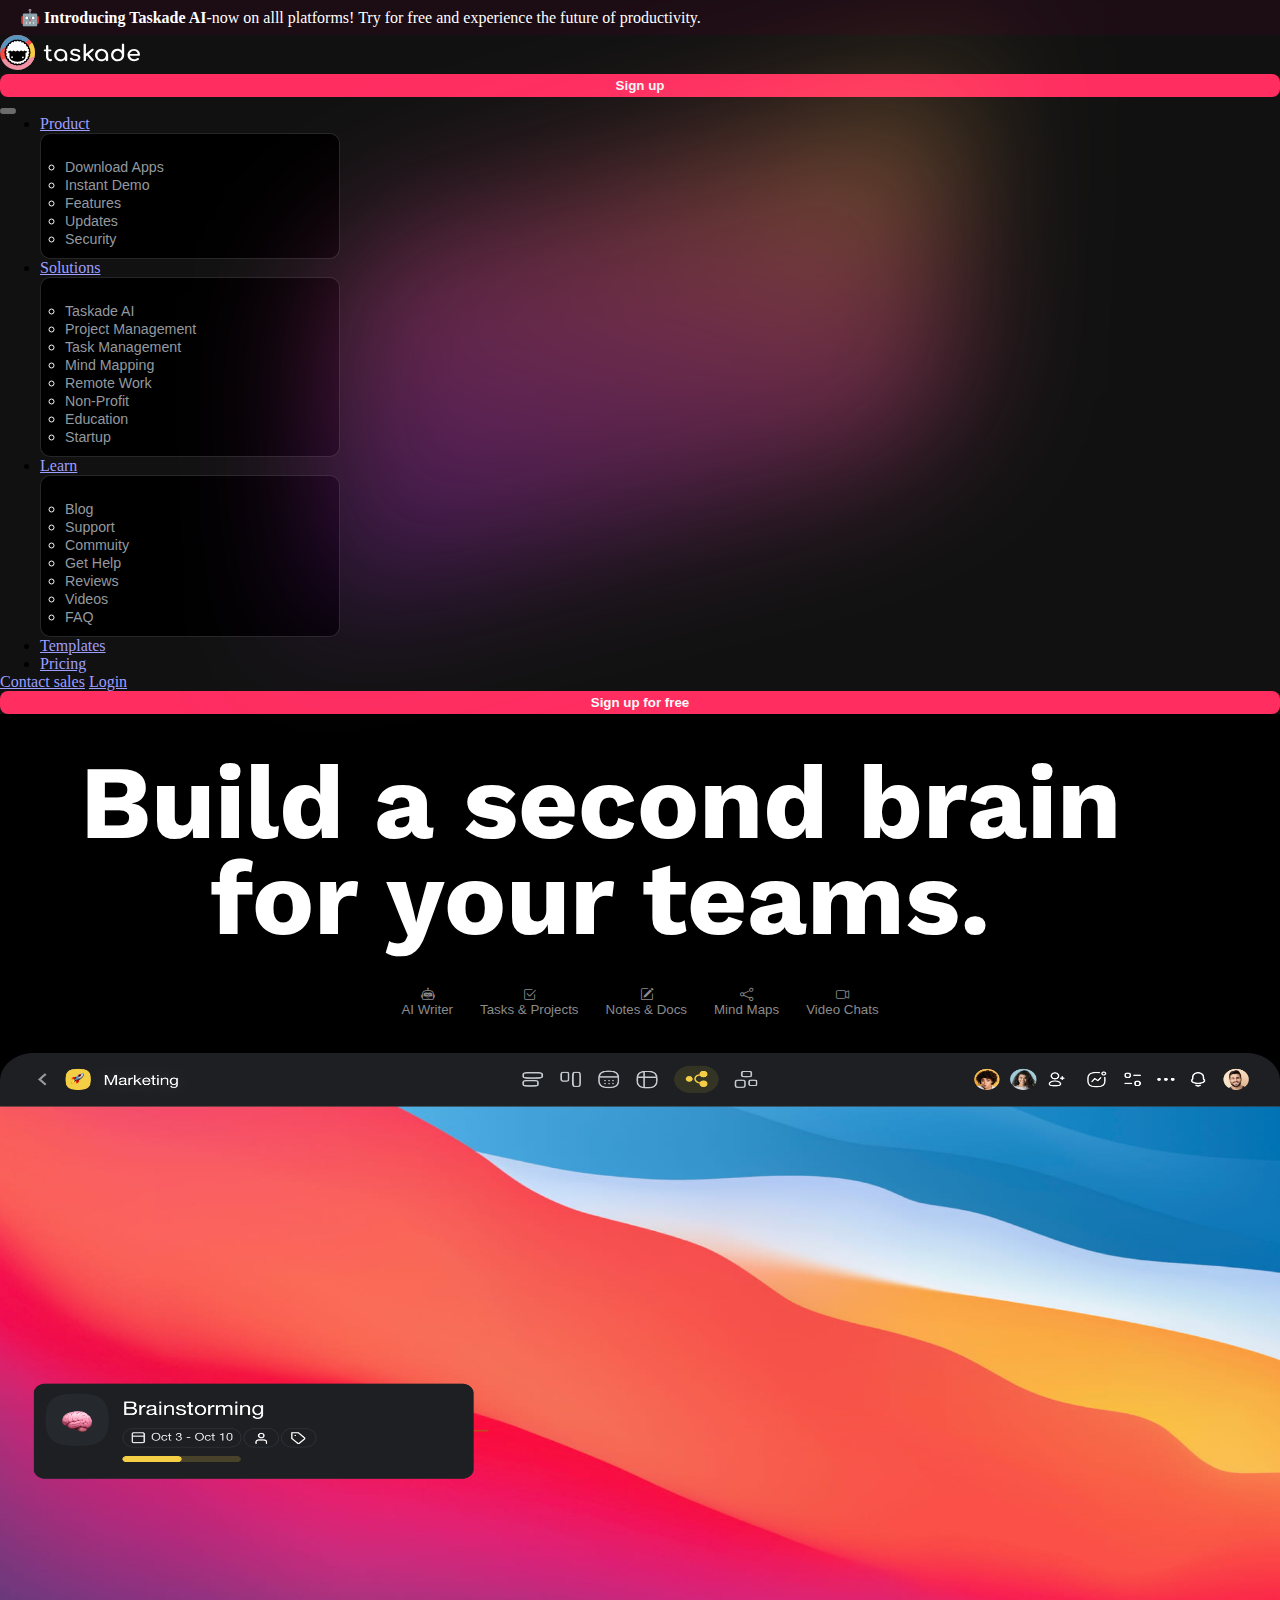
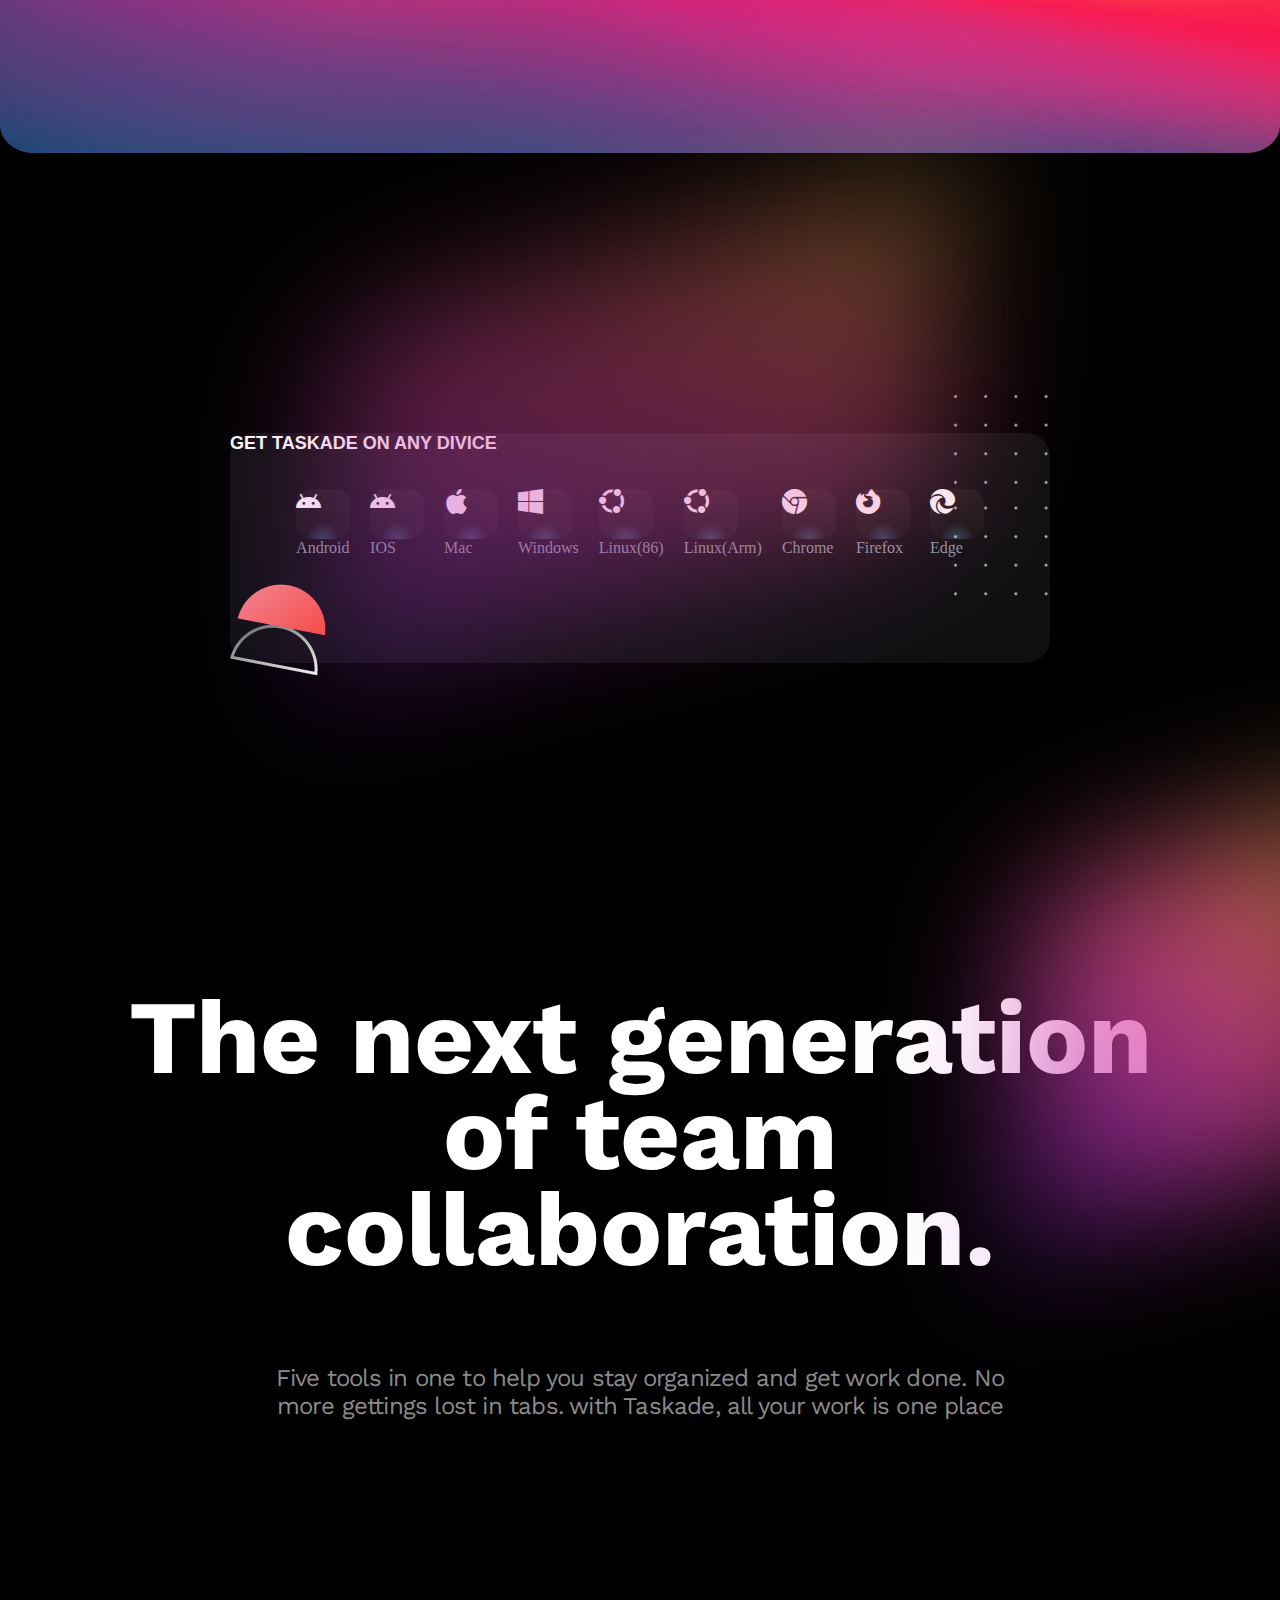
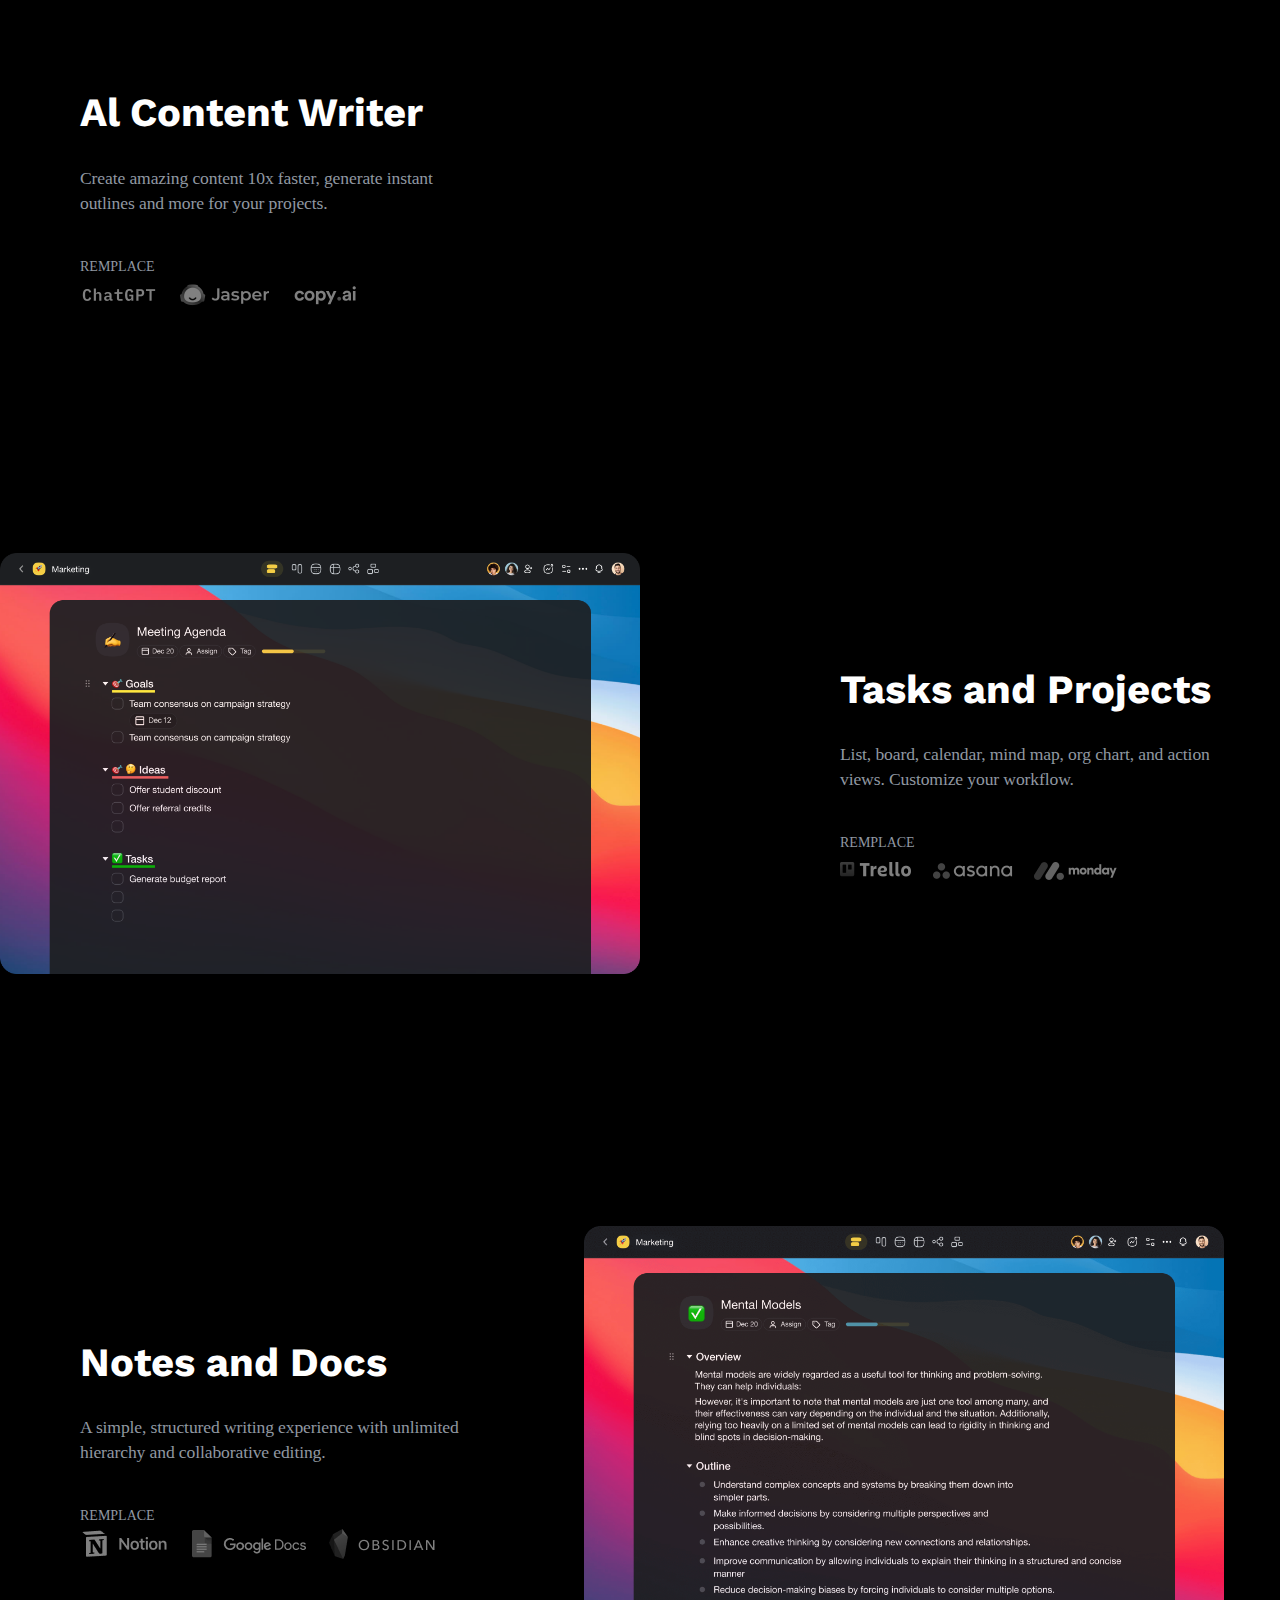
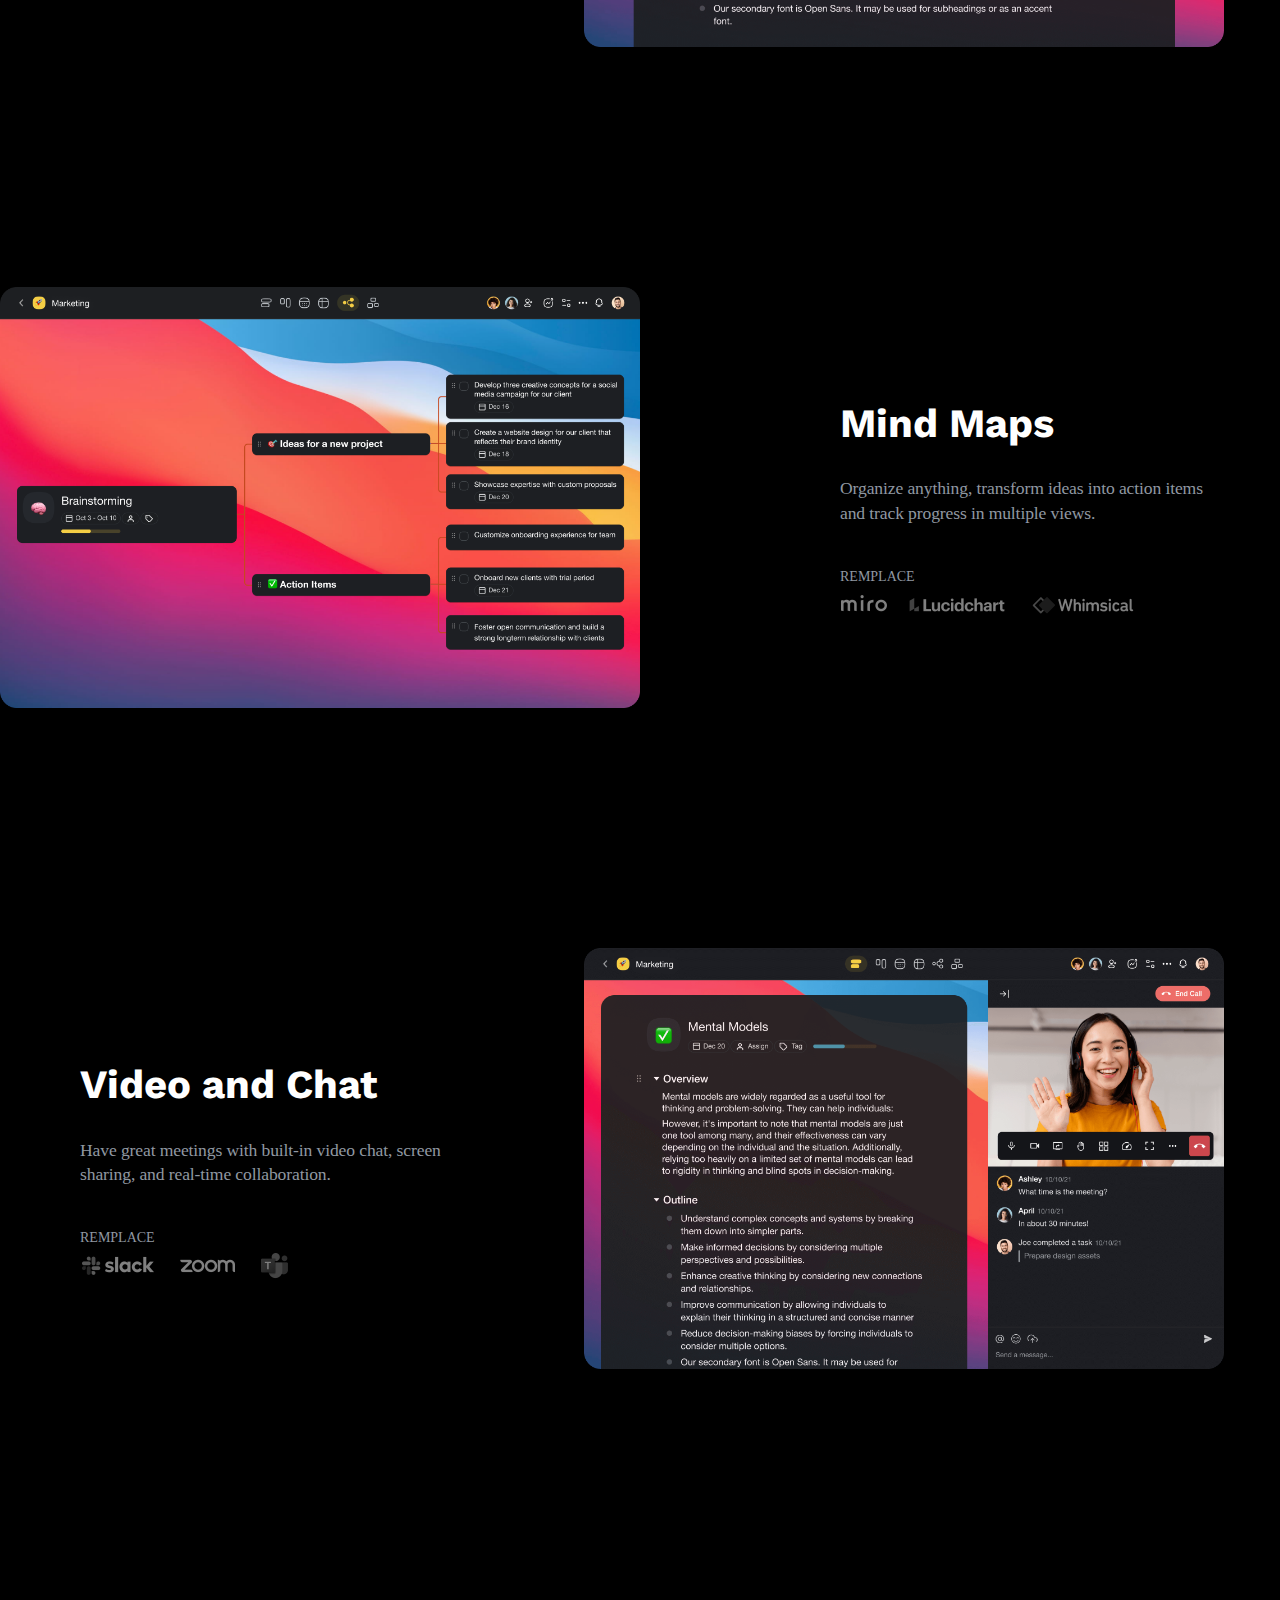
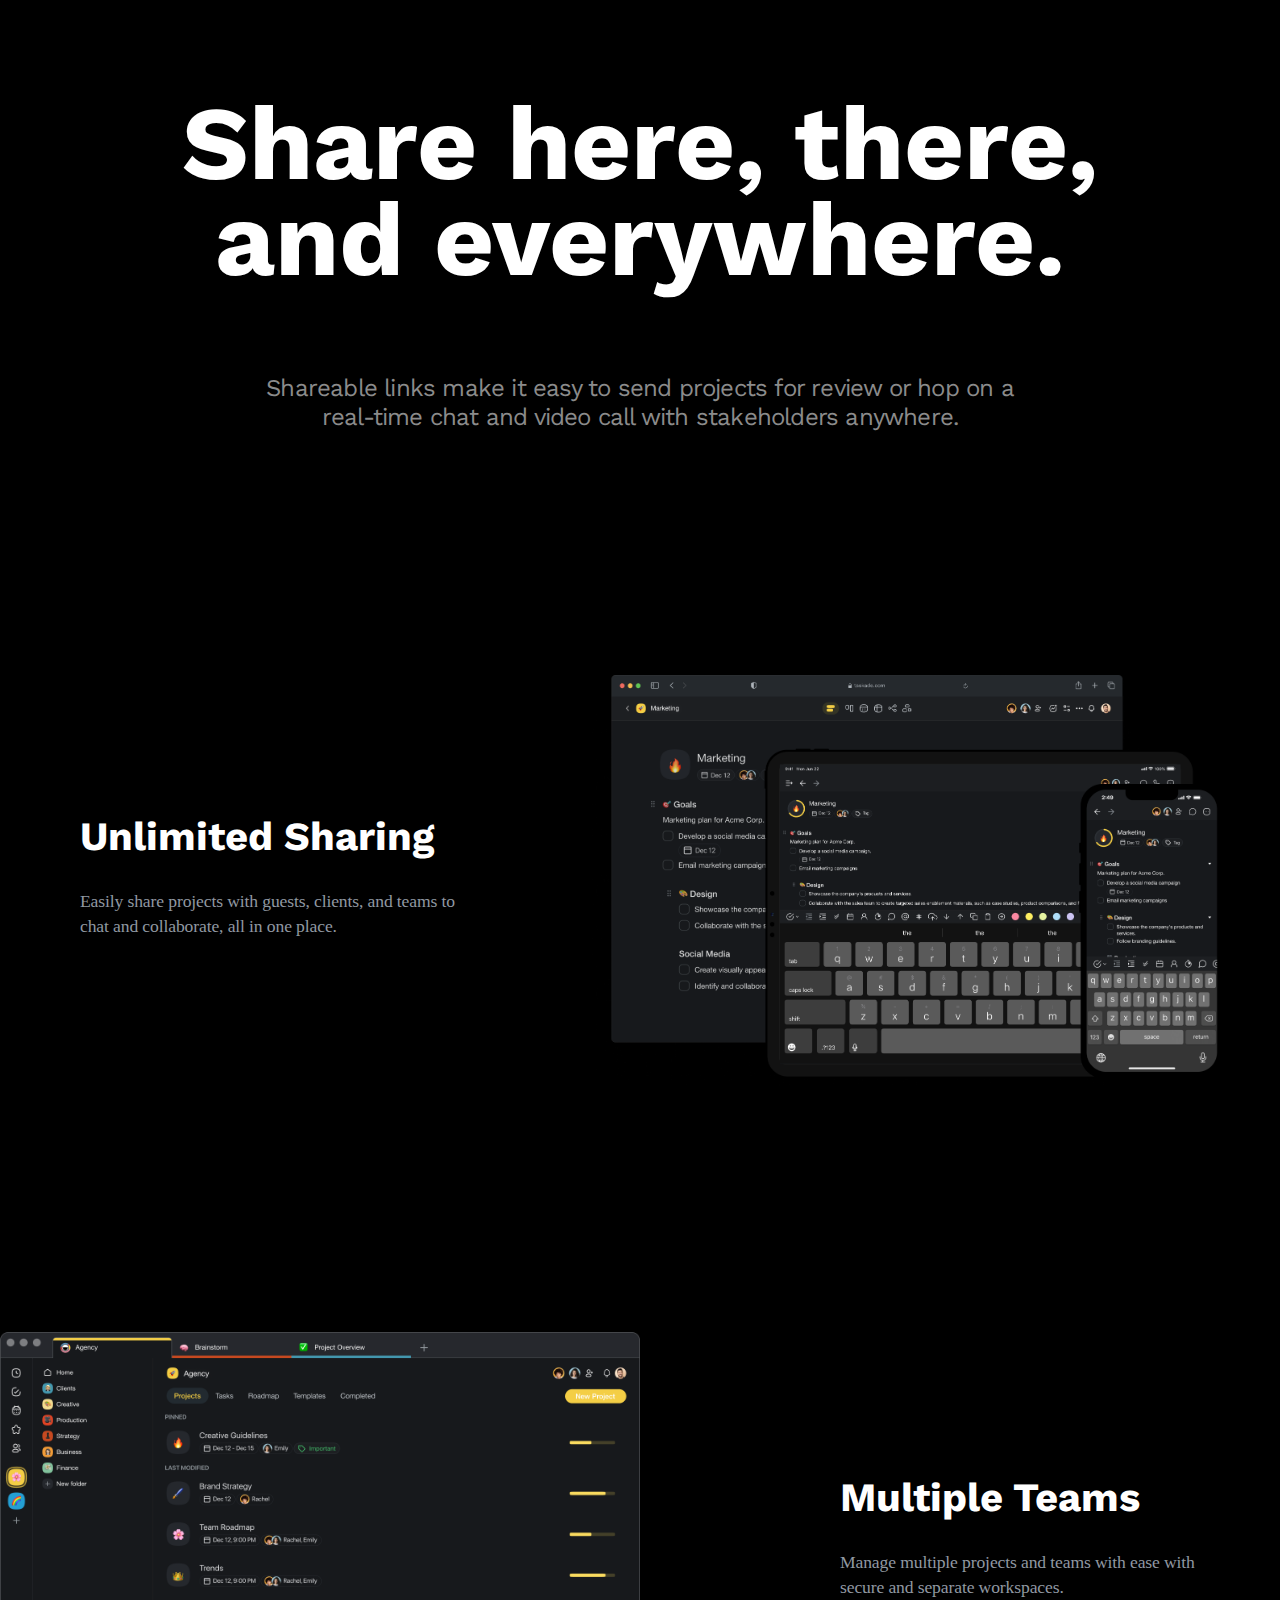
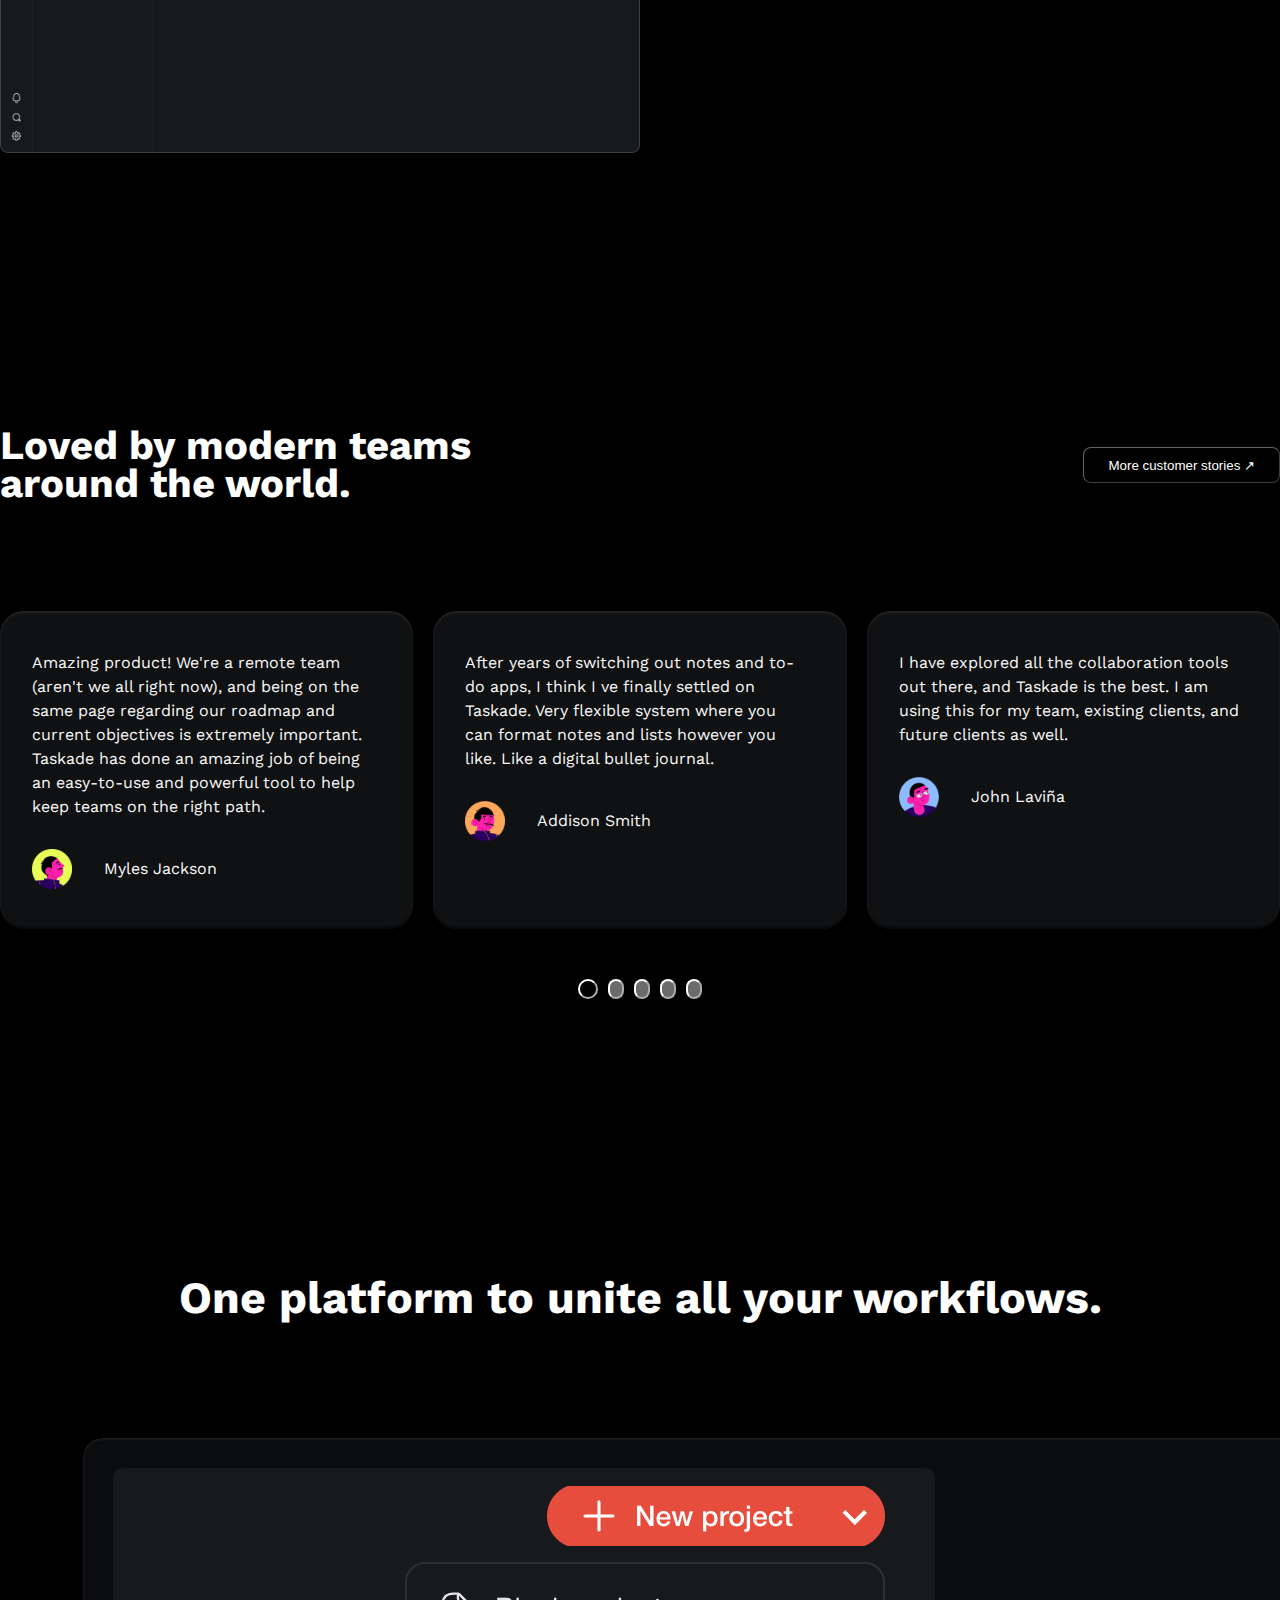
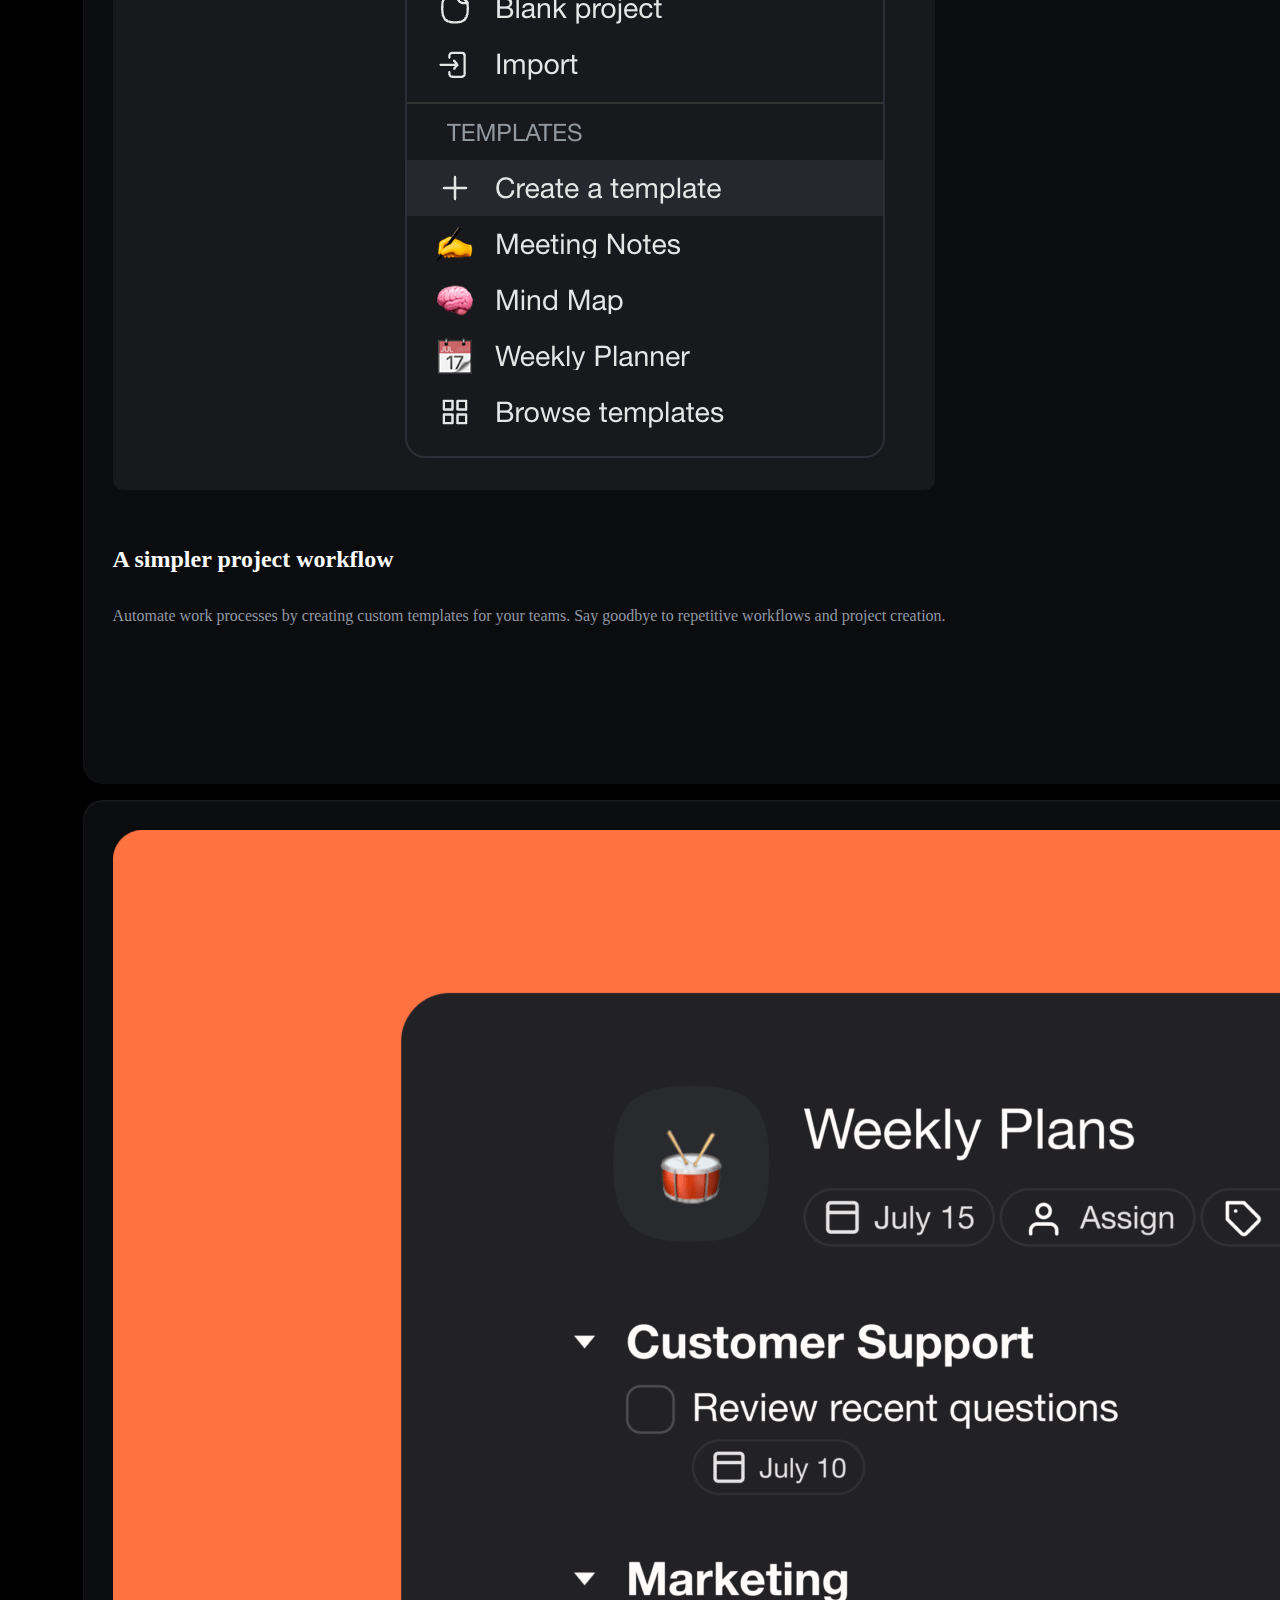
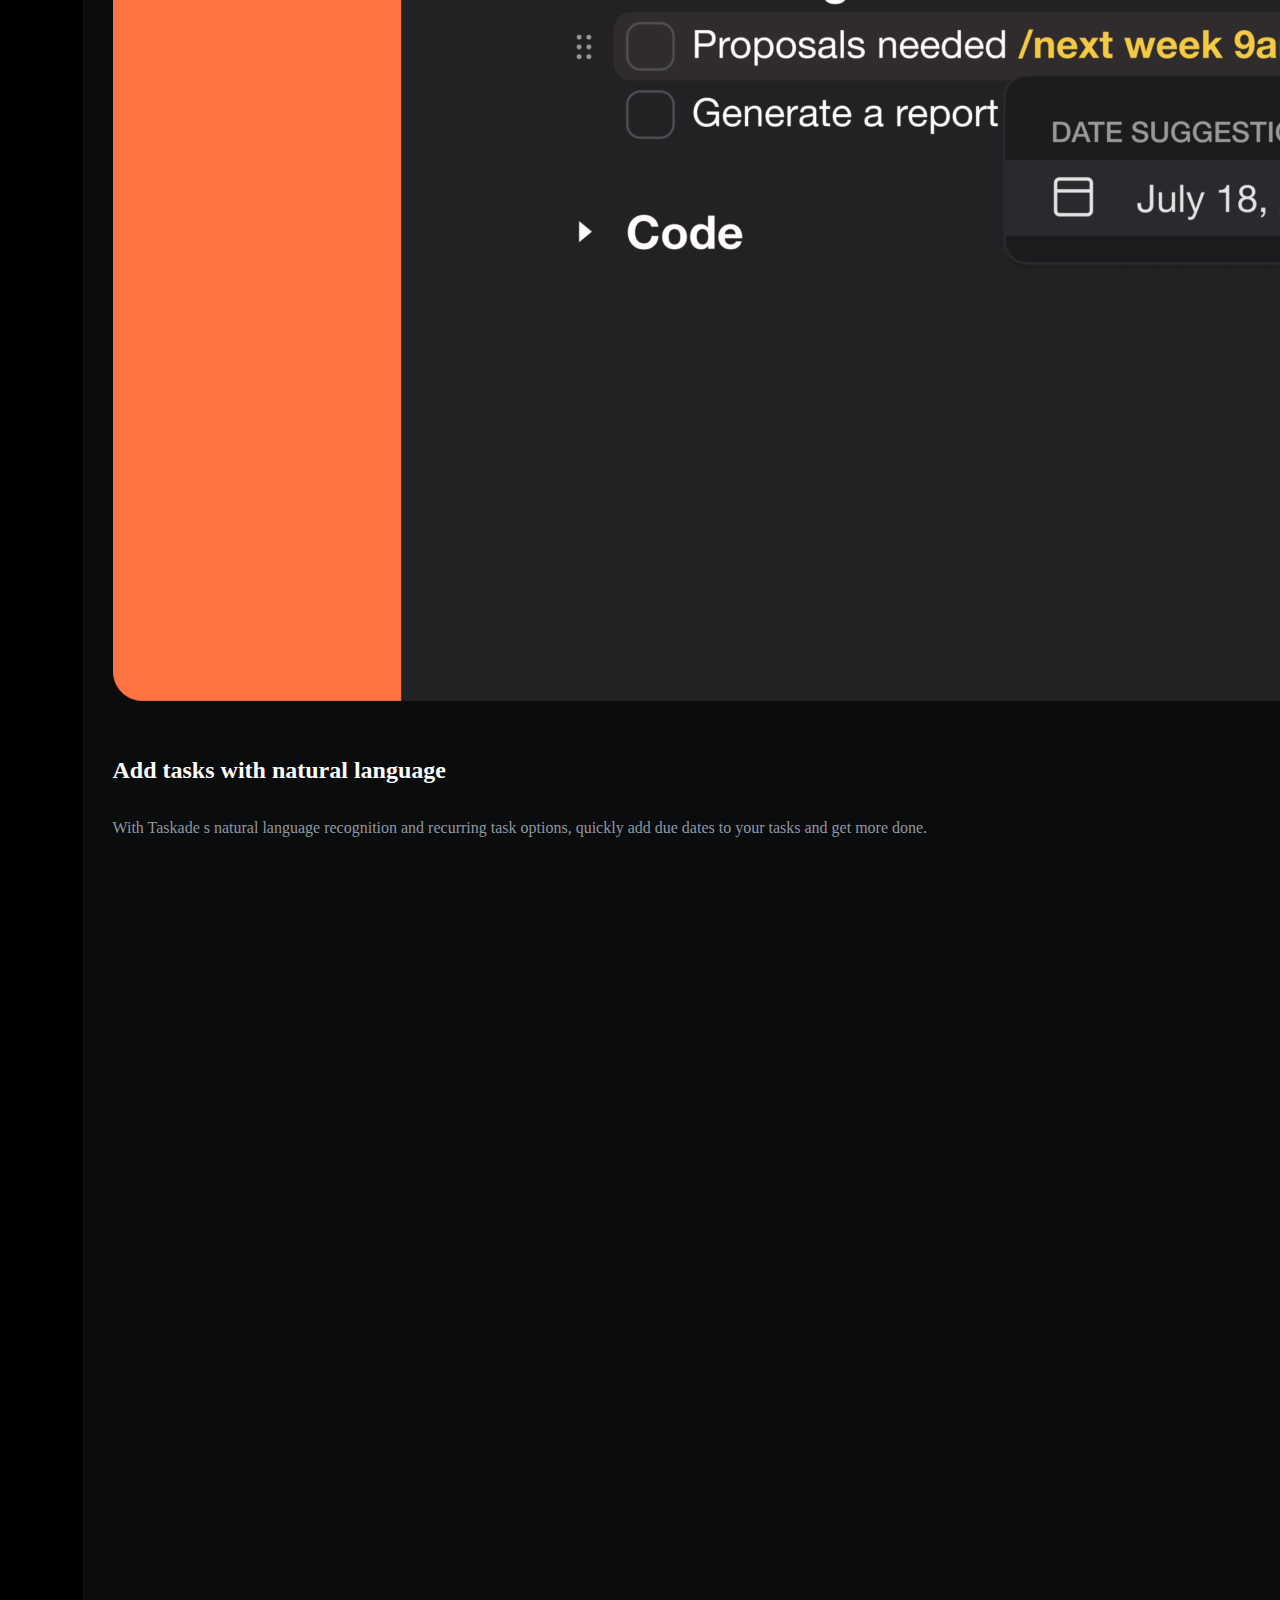
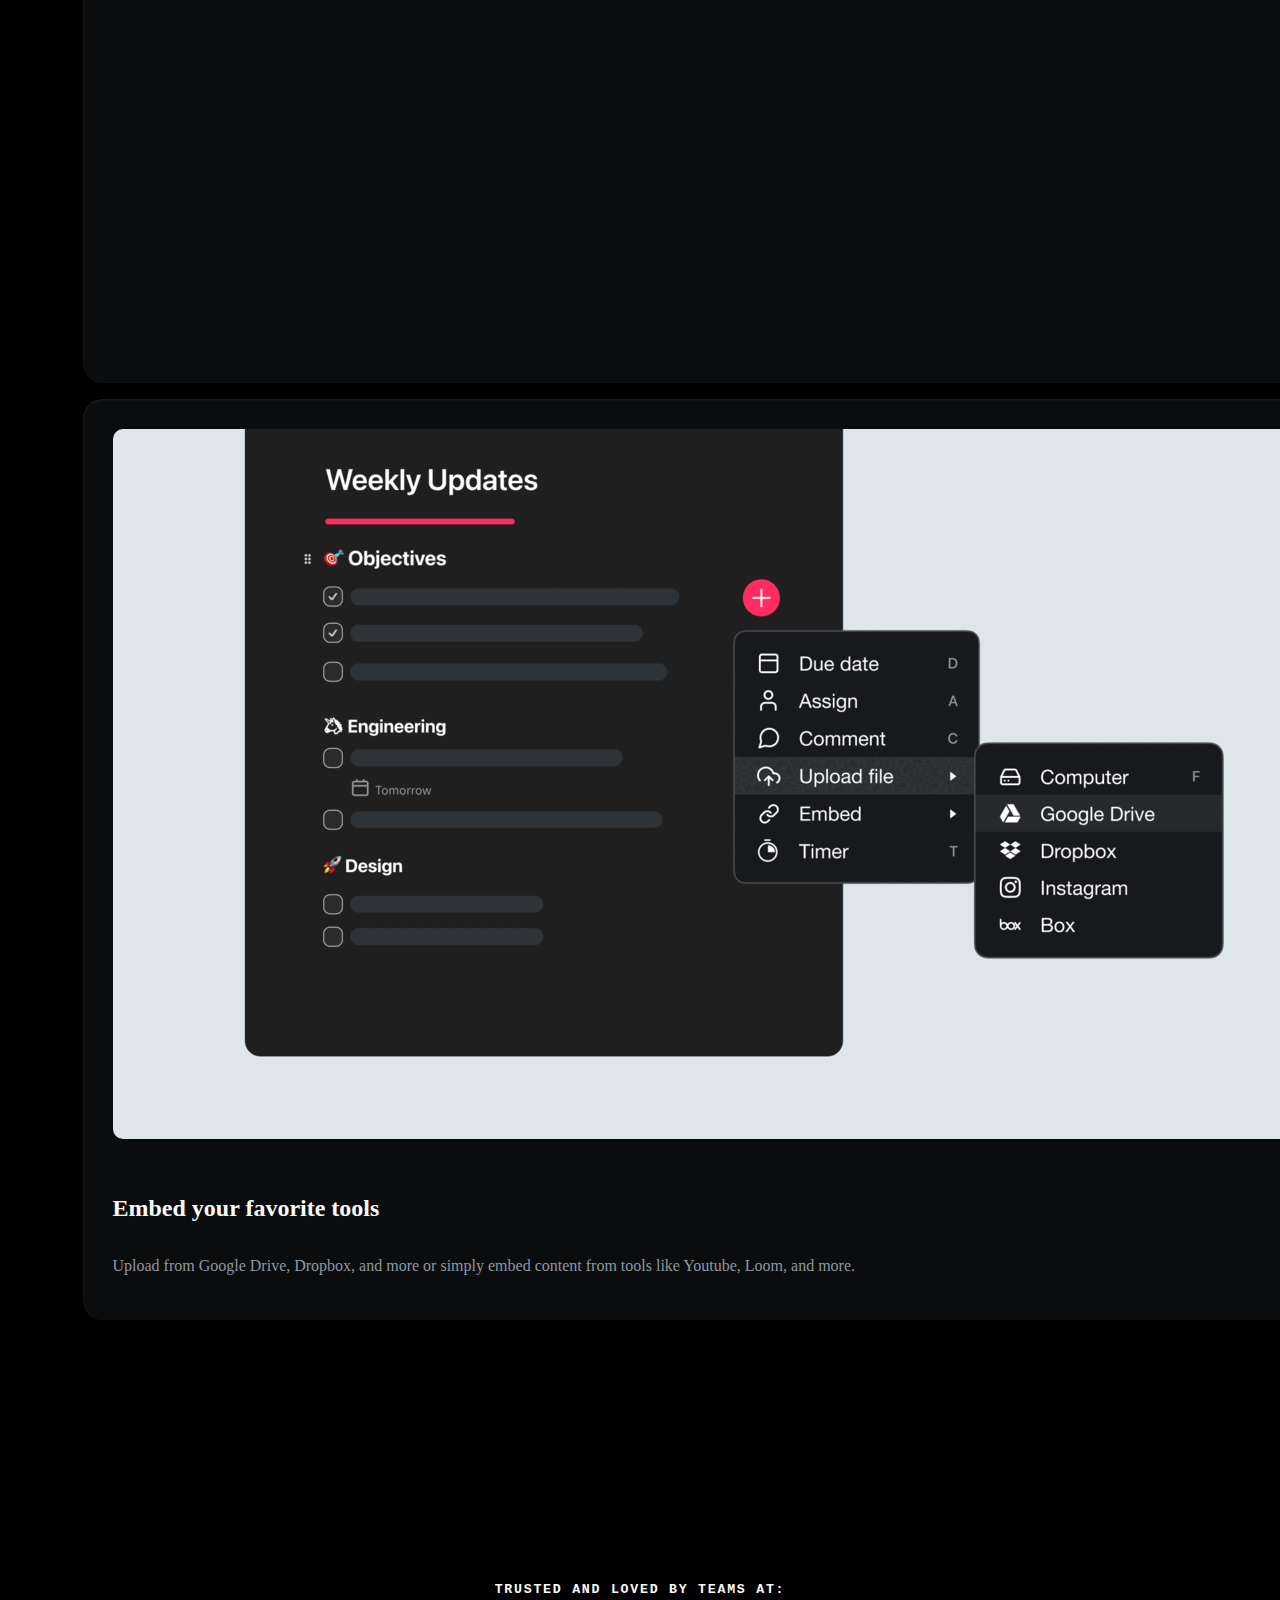
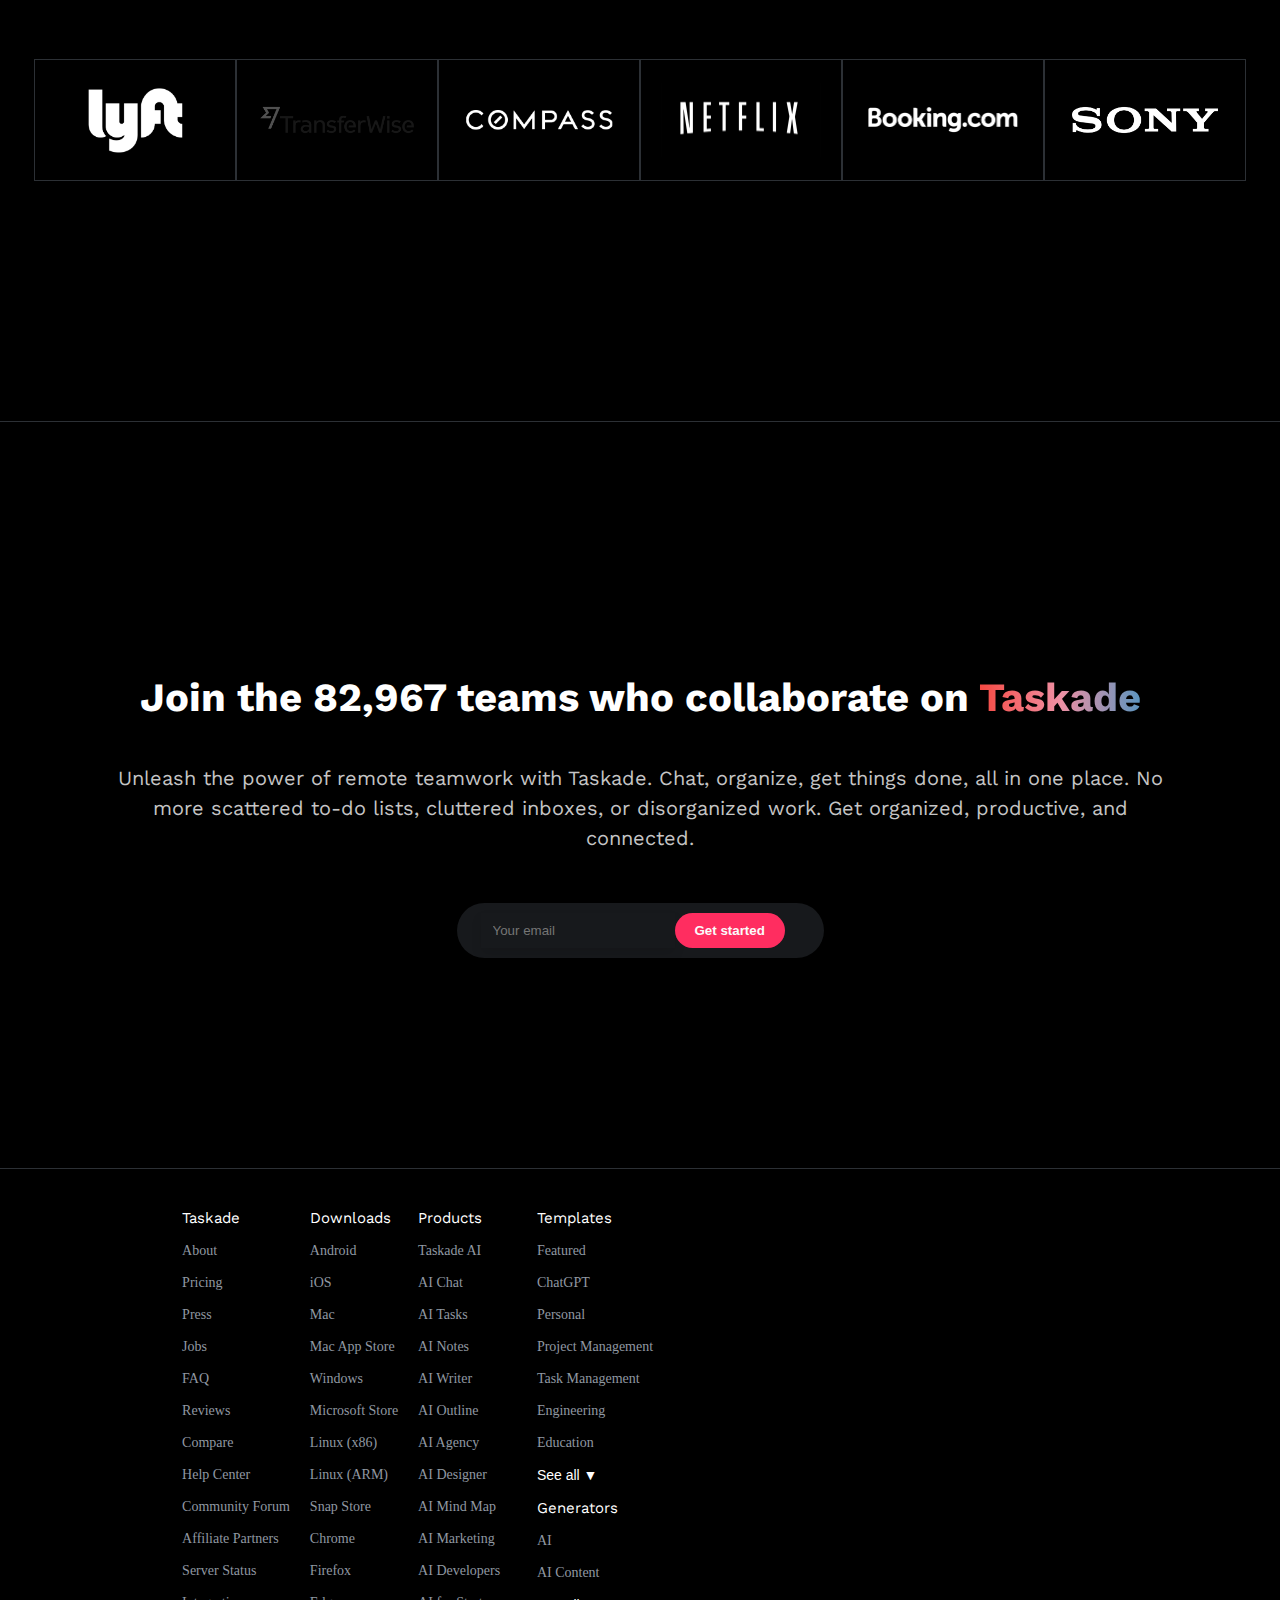
<file: Final-html/html/firstpag.html>
<!DOCTYPE html>
<html lang="en">
  <head>
    <meta charset="UTF-8" />
    <meta http-equiv="X-UA-Compatible" content="IE=edge" />
    <meta name="viewport" content="width=device-width, initial-scale=1.0" />
    <title>Home</title>
    <link
      href="https://cdn.jsdelivr.net/npm/bootstrap@5.3.0-alpha1/dist/css/bootstrap.min.css"
      rel="stylesheet"
      integrity="sha384-GLhlTQ8iRABdZLl6O3oVMWSktQOp6b7In1Zl3/Jr59b6EGGoI1aFkw7cmDA6j6gD"
      crossorigin="anonymous"
    />
    <link rel="stylesheet" href="../css/base.css" />
    <link
      rel="stylesheet"
      href="https://cdn.jsdelivr.net/npm/bootstrap-icons@1.10.3/font/bootstrap-icons.css"
    />
    <link rel="preconnect" href="https://fonts.googleapis.com" />
    <link rel="preconnect" href="https://fonts.gstatic.com" crossorigin />
    <link
      href="https://fonts.googleapis.com/css2?family=Work+Sans:wght@500&display=swap"
      rel="stylesheet"
    />
  </head>
  <body>
    <div class="Dad">
      <div class="first-line">
        <div class="container text-center">
          <div class="row">
            <p>
              🤖
              <a class="intro" href="/uses/ai-writer"
                ><strong>Introducing Taskade AI</strong>-now on alll platforms!
                Try for free and experience the future of productivity.</a
              >
            </p>
          </div>
        </div>
      </div>
      <nav class="navbar navbar-expand-lg navbar-dark bg-dark">
        <div class="container">
          <a class="navbar-brand" href="#"
            ><svg
              id="Layer_1"
              xmlns="http://www.w3.org/2000/svg"
              x="0"
              y="0"
              viewBox="0 0 168 42"
              xml:space="preserve"
              class="sc-914294e1-8 iQbpBp"
            >
              <style type="text/css">
                .st4 {
                  fill: #fff;
                }
                .st4,
                .st5 {
                  fill-rule: evenodd;
                  clip-rule: evenodd;
                }
              </style>
              <path
                d="M42 21c0 1.6-.2 3.2-.5 4.7-.4 2-1.2 3.8-2.1 5.5H2.7c-.3-.5-.5-.9-.7-1.4C.8 27.2.1 24.4.1 21.3v-.4C0 9.4 9.4 0 21 0c5.4 0 10.3 2 14 5.4 1.4 1.2 2.6 2.6 3.6 4.2C40.8 12.8 42 16.8 42 21z"
                style="fill: rgb(246, 73, 66)"
              ></path>
              <path
                d="M42 21c0 1.6-.2 3.2-.5 4.7-.4 2-1.2 3.8-2.1 5.5-.8 1.5-1.9 2.9-3 4.1-2.3-.4-5-.5-10.2 1.7-4.5 1.9-4.8 1.5-9.5-.1l-4-2-3.3-.6c-.5-1-.8-2-1-3.1-.1-.5-.1-1.1-.1-1.6s.1-.9.2-1.4c0-.2.1-.3.1-.5 0-.1.1-.3.1-.4.5-1.5 1.4-2.9 2.7-4.1 1.2-1.1 2.8-1.9 4.8-2.4 2.5-.4 4.7-.9 6.5-1.4l2.1-.6c.3-.1.6-.2.8-.3 3.9-1.3 6.2-2.8 7.7-4.2l.2-.2 1.1-1.1c1.4-1.5 2.3-2.8 4-3.7C40.8 12.8 42 16.8 42 21z"
                style="fill: rgb(244, 206, 69)"
              ></path>
              <path
                d="M35 5.3c-1.4 1.4-3 2.6-4.8 3.5-.4.2-.9.4-1.3.6-.1 0-.1.1-.2.1-3.6 1.5-7.6 2.3-11.4 2.5-1.4.1-3.8.1-6.5.7h-.1c-1.1.2-2.3.6-3.5 1.1-2.2 1-4.4 2.6-5.8 5.1-.5.9-1 1.7-1.3 2.4v-.4C0 9.4 9.4 0 21 0c5.4 0 10.3 2 14 5.3z"
                style="fill: rgb(91, 149, 191)"
              ></path>
              <path
                d="M41.5 25.7c-.4 2-1.2 3.8-2.1 5.5-.8 1.5-1.9 2.9-3 4.1C32.5 39.5 27 42 21 42c-7.9 0-14.7-4.3-18.3-10.8-.3-.5-.5-.9-.7-1.4 1.8-.5 3.5-1 5.3-1.4.4-.1.8-.1 1.1-.2.1 0 .2 0 .4-.1h.3c.9-.2 1.9-.3 2.8-.3.7 0 1.3-.1 2-.1H15c3.4.3 8.6 2 14 1.6.7-.1 1.5-.1 2.2-.3.2 0 .3-.1.5-.1.1 0 .3-.1.4-.1.3-.1.6-.1.8-.2.4-.1.7-.2 1.1-.4.3-.1.6-.2.8-.3 2.7-1 4.3-1.8 6.7-2.2z"
                style="fill: rgb(239, 144, 164)"
              ></path>
              <path
                class="st4"
                d="M21.2 6.8c.7 0 1.3.4 1.6 1.1 0 .1.1.1.1.1s.1 0 .1-.1c.3-.4.8-.6 1.3-.6.2 0 .3 0 .5.1.7.2 1.2.8 1.3 1.4 0 .1.1.1.2.1h.1c.3-.2.7-.3 1-.3.3 0 .6.1.9.2.6.4.9 1 .9 1.7 0 .1.1.2.2.2h.1c.2-.1.4-.1.6-.1.4 0 .9.2 1.2.5.5.5.6 1.3.4 1.9 0 .1 0 .2.1.2h.2c.6 0 1.2.3 1.5.9.4.6.3 1.4-.1 1.9-.1.1 0 .2.1.2.7.1 1.2.6 1.4 1.3.2.7-.1 1.4-.6 1.8-.1.1-.1.2 0 .3.6.3 1 .9 1 1.6 0 .7-.4 1.3-1.1 1.6-.1 0-.1.2 0 .3.5.4.8 1.1.6 1.8-.2.7-.8 1.2-1.4 1.3-.1 0-.2.2-.1.2.4.5.4 1.3.1 1.9-.3.6-.9.9-1.5.9h-.2c-.1 0-.2.1-.1.2.2.6.1 1.3-.4 1.8-.3.3-.8.5-1.2.5-.2 0-.4 0-.6-.1h-.1c-.1 0-.2.1-.2.2.1.7-.3 1.3-.9 1.7-.3.2-.6.2-.9.2-.4 0-.7-.1-1-.3h-.1c-.1 0-.1.1-.2.1-.1.7-.6 1.2-1.3 1.4-.2 0-.3.1-.5.1-.5 0-1-.2-1.4-.7l-.1-.1c-.1 0-.1 0-.1.1-.3.6-.9 1-1.6 1-.7 0-1.3-.4-1.6-1.1 0-.1-.1-.1-.1-.1s-.1 0-.1.1c-.3.4-.8.6-1.3.6-.2 0-.3 0-.5-.1-.7-.2-1.2-.8-1.3-1.4 0-.1-.1-.1-.2-.1h-.1c-.3.2-.7.3-1 .3-.3 0-.6-.1-.9-.2-.6-.4-.9-1-.9-1.7 0-.1-.1-.2-.2-.2h-.1c-.2.1-.4.1-.6.1-.4 0-.9-.2-1.2-.5-.5-.5-.6-1.3-.4-1.9 0-.1 0-.2-.1-.2h-.2c-.6 0-1.2-.3-1.5-.9-.4-.6-.3-1.4.1-1.9.1-.1 0-.2-.1-.2-.7-.1-1.2-.6-1.4-1.3-.2-.7.1-1.4.6-1.8.1-.1.1-.2 0-.3-.6-.3-1-.9-1-1.6 0-.7.4-1.3 1.1-1.6.1 0 .1-.2 0-.3-.5-.4-.8-1.1-.6-1.8.2-.7.8-1.2 1.4-1.3.1 0 .2-.2.1-.2-.4-.5-.4-1.3-.1-1.9.3-.6.9-.9 1.5-.9h.2c.1 0 .2-.1.1-.2-.2-.6-.1-1.3.4-1.8.3-.3.8-.5 1.2-.5.2 0 .4 0 .6.1h.1c.1 0 .2-.1.2-.2 0-.7.3-1.3.9-1.7.3-.2.6-.2.9-.2.4 0 .7.1 1 .3h.1c.1 0 .1-.1.2-.1.1-.7.6-1.2 1.3-1.4.2 0 .3-.1.5-.1.5 0 1 .2 1.4.7l.1.1c.1 0 .1 0 .1-.1.3-.6.9-1 1.6-1z"
              ></path>
              <path
                class="st5"
                d="M32.3 19.6h-.5c-1 0-1.8-.6-2.2-1.4-.4.8-1.2 1.4-2.2 1.4-.8 0-1.4-.4-1.9-.9-.1-.2-.2-.3-.3-.5-.1.3-.3.5-.5.8-.4.4-1 .7-1.6.7-.2 0-.3 0-.5-.1-.8-.1-1.4-.7-1.7-1.3-.4.8-1.2 1.4-2.2 1.4-1 0-1.8-.6-2.2-1.4-.4.8-1.2 1.4-2.2 1.4-1 0-1.8-.6-2.2-1.4-.4.8-1.2 1.4-2.2 1.4h-.2c-.8.9-.3 1.6 1.7 1.6v4.4c0 .8.2 1.5.5 2.2.8 1.6 2.5 2.8 4.5 3.4 1.4.5 3 .7 4.6.7s3.2-.2 4.6-.7c1.3-.4 2.5-1.1 3.4-1.9 1-1 1.6-2.2 1.6-3.7v-4.4c2-.1 2.5-.8 1.7-1.7zm-4.8 6.1c1.5 0 1.6 2.2 0 2.2-1.5 0-1.4-2.2 0-2.2zm-13 2.2c-.2 0-.4 0-.6-.2-.9-.5-.6-2.1.6-2.1 1.3 0 1.5 1.7.5 2.1-.2.1-.3.2-.5.2z"
              ></path>
              <path
                class="st5"
                d="M36.7 21.1c0-.7-.2-1.4-.6-1.9.2-.7.3-1.4.1-2.1-.2-.7-.6-1.3-1.1-1.7.1-.7-.1-1.4-.4-2.1-.3-.6-.9-1-1.5-1.3-.1-.7-.4-1.4-1-1.9-.5-.5-1.1-.8-1.8-.9 0-.1-.1-.2-.1-.3-.3-.5-.7-1-1.3-1.3-.5-.3-1.1-.5-1.7-.5H27c-.4-.5-1.1-1-1.8-1.2-.3-.1-.6-.1-.9-.1-.4 0-.8.1-1.2.2-.6-.4-1.3-.7-2-.7s-1.4.2-1.9.6c-.4-.2-.8-.2-1.2-.2-.3 0-.6 0-.9.1-.7.2-1.3.6-1.7 1.1H15c-.6 0-1.2.2-1.7.5-.6.4-1.1.9-1.4 1.5-.7.1-1.4.4-1.9 1-.5.5-.8 1.1-.9 1.8-.6.3-1.2.8-1.6 1.4-.2.2-.3.5-.3.8-.1.3-.2.7-.1 1.1-.5.4-1 1.1-1.2 1.8-.2.7-.1 1.4.1 2-.4.6-.7 1.3-.7 2s.2 1.4.6 1.9c-.3.7-.3 1.4-.1 2.1.2.7.6 1.3 1.1 1.7-.1.6 0 1.3.3 1.9 0 .1.1.1.1.2.2.4.5.7.9 1 .2.2.4.3.6.4.1.4.2.8.4 1.2.1.3.3.5.5.7.5.5 1.1.8 1.8.9.3.6.8 1.2 1.4 1.6.5.3 1.1.5 1.7.5h.3c.4.6 1.1 1 1.8 1.2.3.1.6.1.9.1.4 0 .8-.1 1.2-.2.6.4 1.3.7 2 .7s1.4-.2 1.9-.6c.4.2.8.2 1.2.2.3 0 .6 0 .9-.1.7-.2 1.3-.6 1.7-1.1h.4c.6 0 1.2-.2 1.7-.5.6-.3 1.1-.9 1.4-1.5.7-.1 1.4-.4 1.9-1 .3-.3.5-.6.6-.9l.3-.9c.6-.3 1.2-.8 1.6-1.4.2-.3.3-.6.4-1 .1-.3.1-.7.1-1 .6-.4 1-1.1 1.2-1.8.2-.7.1-1.4-.1-2 .4-.5.7-1.2.7-2zm-2.8 1.6c-.1.1-.1.2 0 .3.5.4.7 1.1.6 1.8-.2.7-.8 1.2-1.4 1.3-.1 0-.2.1-.1.2.4.5.4 1.2.1 1.8-.2.4-.6.6-.9.8-.1 0-.3.1-.4.1h-.3c-.1 0-.1 0-.1.1v.1c.2.6.1 1.3-.4 1.8-.1.1-.2.2-.4.3-.3.2-.6.2-.9.2-.2 0-.4 0-.6-.1H29c-.1 0-.2.1-.1.2 0 .6-.3 1.3-.9 1.6-.3.2-.6.2-.9.2-.4 0-.7-.1-1-.3H26c-.1 0-.1.1-.2.1-.1.6-.6 1.2-1.2 1.4-.1 0-.3.1-.4.1-.5 0-1-.2-1.4-.7l-.1-.1c-.1 0-.1 0-.1.1-.3.6-.9 1-1.6 1-.7 0-1.3-.4-1.6-1 0-.1-.1-.1-.2-.1h-.1c-.3.4-.8.6-1.3.6-.1 0-.3 0-.4-.1-.7-.2-1.2-.8-1.3-1.4 0-.1-.1-.1-.2-.1h-.1c-.3.2-.6.3-1 .3-.3 0-.6-.1-.9-.2-.6-.4-.9-1-.8-1.7v-.1l-.1-.1h-.1c-.1 0-.2.1-.3.1h-.5c-.4 0-.7-.2-1-.5-.5-.5-.6-1.2-.4-1.9 0-.1 0-.2-.2-.2h-.1c-.5 0-.9-.2-1.3-.5-.1 0-.2-.1-.3-.3-.1-.2-.2-.3-.2-.5-.1-.5 0-1 .3-1.4.1-.1 0-.2-.1-.2-.6-.1-1.2-.6-1.4-1.2-.2-.7.1-1.4.6-1.8.1-.1.1-.2 0-.3-.6-.3-1-.9-1-1.6 0-.7.4-1.3 1-1.6.1 0 .1-.2 0-.3-.5-.4-.7-1.1-.6-1.8.3-.6.9-1 1.6-1.1.1 0 .2-.1.1-.2-.4-.5-.4-1.3-.1-1.9.3-.5.9-.9 1.5-.9h.2c.1 0 .2-.1.1-.2v-.2c-.2-.6 0-1.2.4-1.7.3-.3.8-.5 1.2-.5.2 0 .4 0 .6.1h.1c.1 0 .2-.1.1-.2 0-.7.3-1.3.9-1.6.3-.2.6-.2.9-.2.4 0 .7.1 1 .3h.1c.1 0 .1 0 .2-.1.1-.6.6-1.2 1.2-1.4.1 0 .3-.1.4-.1.5 0 1 .2 1.4.6l.1.1c.1 0 .1 0 .1-.1.3-.6.9-1 1.6-1 .7 0 1.3.4 1.6 1 0 .1.1.1.2.1 0 0 .1 0 .1-.1.3-.4.8-.6 1.3-.6.1 0 .3 0 .4.1.8.4 1.2 1 1.3 1.7 0 .1.1.1.2.1h.1c.3-.2.6-.3 1-.3.3 0 .6.1.9.2.2.2.5.4.6.6.2.3.3.7.3 1.1 0 .1.1.2.2.2h.1c.2-.1.4-.1.6-.1.4 0 .9.2 1.2.5.5.5.6 1.2.4 1.9 0 .1 0 .2.2.2h.1c.6 0 1.2.3 1.5.9.1.1.1.2.2.4.2.5 0 1.1-.3 1.5-.1.1 0 .2.1.2.7.1 1.2.6 1.4 1.2.2.7-.1 1.4-.6 1.8-.1.1-.1.2 0 .3.6.3 1 .9 1 1.6-.2.6-.7 1.2-1.3 1.4z"
              ></path>
              <path
                class="st4"
                d="M62.1 29c.2.2.4.6.4 1s-.2.7-.5 1c-.3.2-.7.4-1.2.4h-.5c-.9 0-1.8-.2-2.6-.7-.8-.5-1.4-1.1-1.8-1.9s-.7-1.7-.7-2.6v-6.6h-1.3c-.4 0-.7-.1-1-.3-.2-.2-.4-.5-.4-.8 0-.4.1-.6.4-.9.2-.2.6-.3 1-.3h1.3v-3.8c0-.4.1-.7.4-1 .3-.2.6-.4 1-.4s.8.1 1 .4c.3.2.4.6.4 1v3.8h2.4c.4 0 .7.1 1 .3.2.2.4.5.4.9 0 .3-.1.6-.4.8-.2.2-.6.3-1 .3H58v6.6c0 .7.2 1.3.6 1.8.4.5.9.7 1.6.7h1c.4-.1.6.1.9.3zm14.8-11.4c1.2.6 2.1 1.5 2.8 2.7.7 1.1 1 2.4 1 3.8V30c0 .4-.1.7-.4 1-.3.3-.6.4-1 .4s-.8-.1-1-.4c-.3-.3-.4-.6-.4-1v-1c-.7.8-1.5 1.4-2.4 1.8-1 .4-2 .6-3.1.6-1.4 0-2.6-.3-3.8-1-1.1-.6-2-1.5-2.6-2.7-.6-1.1-1-2.4-1-3.8s.3-2.6 1-3.8c.7-1.1 1.6-2 2.9-2.7 1.2-.6 2.6-1 4-1 1.5.2 2.8.6 4 1.2zm-1.4 10.8c.8-.4 1.4-1 1.8-1.8.5-.8.7-1.6.7-2.6 0-.9-.2-1.8-.7-2.6-.4-.8-1-1.4-1.8-1.8-.8-.4-1.6-.7-2.6-.7s-1.8.2-2.6.7c-.8.4-1.4 1-1.8 1.8-.5.8-.7 1.6-.7 2.6 0 .9.2 1.8.7 2.5.5.8 1.1 1.4 1.8 1.8.8.4 1.6.7 2.6.7.9 0 1.8-.2 2.6-.6zm11.4 2.5c-1.2-.4-2.1-.9-2.7-1.5-.2-.2-.4-.5-.4-.8 0-.4.2-.8.6-1 .4-.2.7-.4 1-.4.4 0 .7.2 1.1.5.4.4.9.7 1.6 1 .7.3 1.5.4 2.3.4 1.1 0 1.9-.2 2.5-.5.6-.3.9-.8.9-1.4 0-.6-.3-1-.9-1.4-.6-.4-1.6-.7-3-.9-3.7-.7-5.5-2.1-5.5-4.2 0-.9.3-1.6.8-2.2.6-.6 1.3-1.1 2.2-1.4.9-.3 1.9-.5 2.9-.5 1.2 0 2.4.2 3.3.6 1 .4 1.8.9 2.3 1.5.2.3.4.6.4.9 0 .3-.2.6-.5.8-.2.1-.5.2-.8.2-.5 0-.9-.2-1.4-.5-.5-.4-1-.7-1.5-.9s-1.2-.3-2-.3c-.9 0-1.6.1-2.2.4-.6.3-.8.7-.8 1.2 0 .4.1.7.3.9.2.2.6.5 1.1.7.5.2 1.3.4 2.3.6 2.1.4 3.6.9 4.4 1.6.9.7 1.3 1.6 1.3 2.7 0 .8-.2 1.6-.7 2.2-.5.7-1.2 1.2-2.1 1.6-.9.4-2 .6-3.3.6-1.1 0-2.3-.2-3.5-.5zm25.5-.7c0 .4-.2.7-.5 1-.3.2-.6.3-.9.3-.4 0-.8-.2-1-.5l-5.5-6.3-1.4 1.2V30c0 .4-.1.7-.4.9-.3.2-.6.4-1 .4s-.8-.1-1-.4c-.3-.2-.4-.6-.4-.9V11.8c0-.4.1-.7.4-.9.3-.2.6-.4 1-.4s.8.1 1 .4c.3.2.4.6.4.9v10.8l7-5.8c.2-.2.5-.3.9-.3s.7.1 1 .4c.2.2.4.5.4.8 0 .4-.2.7-.5.9l-5.3 4.4 5.6 6.3c.1.3.2.6.2.9zM126 17.6c1.2.6 2.1 1.5 2.8 2.7.7 1.1 1 2.4 1 3.8V30c0 .4-.1.7-.4 1-.3.3-.6.4-1.1.4-.4 0-.8-.1-1-.4-.3-.3-.4-.6-.4-1v-1c-.7.8-1.5 1.4-2.4 1.8-1 .4-2 .6-3.1.6-1.4 0-2.6-.3-3.8-1-1.1-.6-2-1.5-2.6-2.7-.6-1.1-1-2.4-1-3.8s.3-2.6 1-3.8c.7-1.1 1.6-2 2.9-2.7 1.2-.6 2.6-1 4-1 1.5.2 2.9.6 4.1 1.2zm-1.4 10.8c.8-.4 1.4-1 1.8-1.8.4-.8.7-1.6.7-2.5 0-.9-.2-1.8-.7-2.6-.4-.8-1-1.4-1.8-1.8-.8-.4-1.6-.7-2.6-.7s-1.8.2-2.6.7c-.8.4-1.4 1-1.8 1.8-.5.8-.7 1.6-.7 2.6 0 .9.2 1.8.7 2.5.5.8 1.1 1.4 1.8 1.8.8.4 1.6.7 2.6.7.9-.1 1.8-.3 2.6-.7zm24-17.5c.3.2.4.6.4 1V24c0 1.4-.3 2.6-1 3.8-.7 1.1-1.6 2-2.8 2.7-1.2.6-2.5 1-4 1s-2.8-.3-4-1c-1.2-.6-2.2-1.5-2.9-2.7-.7-1.1-1-2.4-1-3.8s.3-2.6 1-3.8c.6-1.1 1.5-2 2.6-2.7 1.1-.6 2.4-1 3.8-1 1.1 0 2.1.2 3.1.6 1 .4 1.8 1 2.4 1.8v-7.2c0-.4.1-.7.4-1 .3-.2.6-.4 1-.4.4.2.7.3 1 .6zm-4.9 17.5c.8-.4 1.4-1 1.8-1.8s.7-1.6.7-2.6c0-.9-.2-1.8-.7-2.5-.4-.8-1-1.4-1.8-1.8-.8-.4-1.6-.7-2.6-.7s-1.8.2-2.6.7c-.8.4-1.4 1-1.8 1.8-.4.8-.7 1.6-.7 2.5 0 .9.2 1.8.7 2.6.5.8 1.1 1.4 1.8 1.8.8.4 1.6.7 2.6.7.9-.1 1.8-.3 2.6-.7zm23.9-3.8c-.2.2-.6.3-.9.3h-10.9c.2 1.2.8 2.2 1.8 3 1 .8 2.2 1.1 3.7 1.1.6 0 1.2-.1 1.8-.3.6-.2 1.1-.4 1.5-.7.3-.2.6-.3.9-.3s.7.1.9.3c.3.3.5.6.5.9 0 .3-.2.6-.5.8-.7.5-1.5.9-2.4 1.2-1 .3-1.9.5-2.8.5-1.6 0-3-.3-4.2-.9-1.2-.6-2.2-1.5-2.9-2.6-.7-1.1-1.1-2.4-1.1-3.8s.3-2.7 1-3.8c.7-1.1 1.6-2 2.8-2.6 1.2-.6 2.5-.9 4-.9s2.8.3 3.8.9c1.1.6 1.9 1.4 2.5 2.5.6 1.1.9 2.3.9 3.7 0 .2-.1.5-.4.7zM157.4 20c-.9.7-1.4 1.7-1.7 2.9h9.6c-.2-1.2-.7-2.1-1.4-2.9-.8-.7-1.8-1.1-3.1-1.1-1.4 0-2.5.4-3.4 1.1z"
              ></path>
            </svg>
          </a>
          <div class="d-flex">
            <button class="general-button d-lg-none me-3">Sign up</button>
            <button
              class="navbar-toggler"
              type="button"
              data-bs-toggle="collapse"
              data-bs-target="#navbarSupportedContent"
              aria-controls="navbarSupportedContent"
              aria-expanded="false"
              aria-label="Toggle navigation"
            >
              <span class="navbar-toggler-icon"></span>
            </button>
          </div>
          <div class="collapse navbar-collapse" id="navbarSupportedContent">
            <ul class="navbar-nav me-auto mb-2 mb-lg-0">
              <li class="nav-item dropdown">
                <a
                  class="nav-link dropdown-toggle"
                  href="#"
                  id="navbarDropdown"
                  role="button"
                  data-bs-toggle="dropdown"
                  aria-expanded="false"
                >
                  Product
                </a>
                <ul
                  class="dropdown-menu custom-drop"
                  aria-labelledby="navbarDropdown"
                >
                  <li>
                    <a class="dropdown-item text-white" href="#"
                      >Download Apps</a
                    >
                  </li>
                  <li>
                    <a class="dropdown-item text-white" href="#"
                      >Instant Demo</a
                    >
                  </li>
                  <li>
                    <a class="dropdown-item text-white" href="#">Features</a>
                  </li>
                  <li>
                    <a class="dropdown-item text-white" href="#">Updates</a>
                  </li>
                  <li>
                    <a class="dropdown-item text-white" href="#">Security</a>
                  </li>
                </ul>
              </li>
              <li class="nav-item dropdown">
                <a
                  class="nav-link dropdown-toggle"
                  href="#"
                  id="navbarDropdown"
                  role="button"
                  data-bs-toggle="dropdown"
                  aria-expanded="false"
                >
                  Solutions
                </a>
                <ul
                  class="dropdown-menu custom-drop"
                  aria-labelledby="navbarDropdown"
                >
                  <li>
                    <a class="dropdown-item text-white" href="#">Taskade AI</a>
                  </li>
                  <li>
                    <a class="dropdown-item text-white" href="#"
                      >Project Management</a
                    >
                  </li>
                  <li>
                    <a class="dropdown-item text-white" href="#"
                      >Task Management</a
                    >
                  </li>
                  <li>
                    <a class="dropdown-item text-white" href="#"
                      >Mind Mapping</a
                    >
                  </li>
                  <li>
                    <a class="dropdown-item text-white" href="#">Remote Work</a>
                  </li>
                  <li>
                    <a class="dropdown-item text-white" href="#">Non-Profit</a>
                  </li>
                  <li>
                    <a class="dropdown-item text-white" href="#">Education</a>
                  </li>
                  <li>
                    <a class="dropdown-item text-white" href="#">Startup</a>
                  </li>
                </ul>
              </li>
              <li class="nav-item dropdown">
                <a
                  class="nav-link dropdown-toggle"
                  href="#"
                  id="navbarDropdown"
                  role="button"
                  data-bs-toggle="dropdown"
                  aria-expanded="false"
                >
                  Learn
                </a>
                <ul
                  class="dropdown-menu custom-drop"
                  aria-labelledby="navbarDropdown"
                >
                  <li><a class="dropdown-item text-white" href="#">Blog</a></li>
                  <li>
                    <a class="dropdown-item text-white" href="#">Support</a>
                  </li>
                  <li>
                    <a class="dropdown-item text-white" href="#">Commuity</a>
                  </li>
                  <li>
                    <a class="dropdown-item text-white" href="#">Get Help</a>
                  </li>
                  <li>
                    <a class="dropdown-item text-white" href="#">Reviews</a>
                  </li>
                  <li>
                    <a class="dropdown-item text-white" href="#">Videos</a>
                  </li>
                  <li><a class="dropdown-item text-white" href="#">FAQ</a></li>
                </ul>
              </li>
              <li class="nav-item">
                <a class="nav-link" href="#">Templates</a>
              </li>
              <li class="nav-item">
                <a class="nav-link" href="#">Pricing</a>
              </li>
            </ul>
            <form class="d-none d-lg-flex">
              <a class="nav-link contact-link text-white" href="#"
                >Contact sales</a
              >
              <a class="nav-link text-white" href="../html/login.html">Login</a>
              <button class="general-button">Sign up for free</button>
            </form>
          </div>
        </div>
      </nav>

      <div class="container text-center main">
        <div class="row">
          <div class="col-12">
            <h2 class="first-title">
              Build a second brain<br />for your teams.
            </h2>
            <div class="point-backgraound-first"></div>
          </div>
          <div class="col-12">
            <div class="btn-varios">
              <button class="btn btn-light" type="button">
                <i class="bi bi-robot"></i>AI Writer
              </button>
              <button class="btn btn-light" type="button">
                <i class="bi bi-check2-square"></i>Tasks & Projects
              </button>
              <button class="btn btn-light" type="button">
                <i class="bi bi-pencil-square"></i>Notes & Docs
              </button>
              <button class="btn btn-light" type="button">
                <i class="bi bi-share"></i>Mind Maps
              </button>
              <button class="btn btn-light" type="button">
                <i class="bi bi-camera-video"></i>Video Chats
              </button>
            </div>
            <div class="malla"></div>
            <div class="malla"></div>
          </div>
          <div class="col-12">
            <img
              class="rounded mx-auto d-block c"
              width="100%"
              src="../img/img-1-3.png"
            />
          </div>
        </div>
      </div>
      <section>
        <div class="third-box">
          <img
            class="semi-circles"
            src="../img/semicircles-1.png"
            alt="semi-circles"
          />
          <img class="dots" src="../img/downloaddots-1.png" alt="dots" />
          <div class="third-box-firts">
            <div class="third-box-second">
              <div class="container text-center">
                <div class="row">
                  <div class="col-12">
                    <a class="a-get" href="https://www.taskade.com/downloads "
                      ><h2 class="get-taskade">GET TASKADE ON ANY DIVICE</h2></a
                    >
                  </div>
                  <div class="get-items">
                    <a
                      class="items-plataforms"
                      href="https://play.google.com/store/apps/details?id=com.taskade.mobile"
                    >
                      <div class="conteiner-icon-plataforms">
                        <i class="bi bi-android a"></i>
                      </div>
                      <p class="name-plataforms">Android</p>
                    </a>
                    <a
                      class="items-plataforms"
                      href="https://apps.apple.com/us/app/taskade-team-productivity/id1264713923"
                    >
                      <div class="conteiner-icon-plataforms">
                        <i class="bi bi-android a"></i>
                      </div>
                      <p class="name-plataforms">IOS</p>
                    </a>
                    <a
                      class="items-plataforms"
                      href="https://apps.taskade.com/updates/Taskade-4.2.8-universal.dmg"
                    >
                      <div class="conteiner-icon-plataforms">
                        <i class="bi bi-apple a"></i>
                      </div>
                      <p class="name-plataforms">Mac</p>
                    </a>
                    <a
                      class="items-plataforms"
                      href="https://apps.taskade.com/updates/Taskade_Setup_4.2.8.exe"
                    >
                      <div class="conteiner-icon-plataforms">
                        <i class="bi bi-windows a"></i>
                      </div>
                      <p class="name-plataforms">Windows</p>
                    </a>
                    <a
                      class="items-plataforms"
                      href="https://apps.taskade.com/updates/Taskade_4.2.8_x86_64.AppImage"
                    >
                      <div class="conteiner-icon-plataforms">
                        <i class="bi bi-ubuntu a"></i>
                      </div>
                      <p class="name-plataforms">Linux(86)</p>
                    </a>
                    <a
                      class="items-plataforms"
                      href="https://apps.taskade.com/updates/Taskade_4.2.8_arm64.AppImage"
                    >
                      <div class="conteiner-icon-plataforms">
                        <i class="bi bi-ubuntu a"></i>
                      </div>
                      <p class="name-plataforms">Linux(Arm)</p>
                    </a>
                    <a
                      class="items-plataforms"
                      href="https://chrome.google.com/webstore/detail/taskade/hcobdfnjjaceclfdjpmmpiknimccjpmf?hl=en-US"
                    >
                      <div class="conteiner-icon-plataforms">
                        <i class="bi bi-browser-chrome a"></i>
                      </div>
                      <p class="name-plataforms">Chrome</p>
                    </a>
                    <a
                      class="items-plataforms"
                      href="https://addons.mozilla.org/en-US/firefox/addon/taskade-app/"
                    >
                      <div class="conteiner-icon-plataforms">
                        <i class="bi bi-browser-firefox a"></i>
                      </div>
                      <p class="name-plataforms">Firefox</p>
                    </a>
                    <a
                      class="items-plataforms"
                      href="https://microsoftedge.microsoft.com/addons/detail/oocnohmkpeeideflaepaogbgkgdggdic"
                    >
                      <div class="conteiner-icon-plataforms">
                        <i class="bi bi-browser-edge a"></i>
                      </div>
                      <p class="name-plataforms">Edge</p>
                    </a>
                  </div>
                </div>
              </div>
            </div>
          </div>
        </div>
      </section>
      <div class="container text-center">
        <div class="row">
          <div class="col-12">
            <div class="fourth-box">
              <h2 class="the-next">
                The next generation<br />
                of team<br />
                collaboration.
              </h2>
              <p class="five-tools">
                Five tools in one to help you stay organized and get work done.
                No <br />
                more gettings lost in tabs. with Taskade, all your work is one
                place
              </p>
              <div class="point-backgraound-1"></div>
            </div>
          </div>
          <div class="col-12">
            <div class="card-text">
              <div class="texto">
                <div class="text-one">
                  <h2 class="ai-writer">Al Content Writer</h2>
                </div>
                <div class="texto-two">
                  <p>
                    Create amazing content 10x faster, generate instant outlines
                    and more for your projects.
                  </p>
                </div>
                <div class="texto-three">
                  <div class="remplaces">
                    <p class="title-remplace">Remplace</p>
                  </div>
                  <div class="logos">
                    <img
                      class="img-l"
                      width="auto"
                      height="36px"
                      src="../img/replace_chatgpt.png"
                      alt="Remplace Chat GPT"
                    />
                    <img
                      class="img-l"
                      width="auto"
                      height="36px"
                      src="../img/replace_jasper.png"
                      alt="Remplace Jasper"
                    />
                    <img
                      class="img-l"
                      width="auto"
                      height="36px"
                      src="../img/replace_copyai.png"
                      alt="Remplace Copy.ia"
                    />
                  </div>
                </div>
              </div>
              <div class="box-video">
                <video
                  class="vd-blue"
                  width="100%"
                  height="auto"
                  autoplay
                  loop
                  muted="true"
                >
                  <source src="../video/aidemo.mp4" type="video/mp4" />
                  Your browser does not support the video tag.
                </video>
              </div>
            </div>
            <div class="point-backgraound-card-2"></div>
          </div>
          <div class="col-12">
            <div class="card-text">
              <div class="card-img">
                <img
                  width="100%"
                  height="auto"
                  src="../img/card-1.png"
                  alt="Taskade Project Views To-Do List Mindmap Kanban"
                />
              </div>
              <div class="texto">
                <div class="text-one">
                  <h2 class="ai-writer">Tasks and Projects</h2>
                </div>
                <div class="texto-two">
                  <p>
                    List, board, calendar, mind map, org chart, and action
                    views. Customize your workflow.
                  </p>
                </div>
                <div class="texto-three">
                  <div class="remplaces">
                    <p class="title-remplace">Remplace</p>
                  </div>
                  <div class="logos">
                    <img
                      class="img-l"
                      width="auto"
                      height="36px"
                      src="../img/replace_trello.png"
                      alt="Trello"
                    />
                    <img
                      class="img-l"
                      width="auto"
                      height="36px"
                      src="../img/replace_asana.png"
                      alt="Asana"
                    />
                    <img
                      class="img-l"
                      width="auto"
                      height="36px"
                      src="../img/replace_monday.png"
                      alt="Monday"
                    />
                  </div>
                </div>
              </div>
            </div>
            <div class="point-backgraound-card-3"></div>
          </div>
        </div>
      </div>
      <div class="container text-center">
        <div class="row after-loved">
          <div class="col-12">
            <div class="card-text">
              <div class="texto">
                <div class="text-one">
                  <h2 class="ai-writer">Notes and Docs</h2>
                </div>
                <div class="texto-two">
                  <p>
                    A simple, structured writing experience with unlimited
                    hierarchy and collaborative editing.
                  </p>
                </div>
                <div class="texto-three">
                  <div class="remplaces">
                    <p class="title-remplace">Remplace</p>
                  </div>
                  <div class="logos">
                    <img
                      class="img-l"
                      width="auto"
                      height="36px"
                      src="../img/replace_notion.png"
                      alt="Notion"
                    />
                    <img
                      class="img-l"
                      width="auto"
                      height="36px"
                      src="../img/replace_docs.png"
                      alt="Google Docs"
                    />
                    <img
                      class="img-l"
                      width="auto"
                      height="36px"
                      src="../img/replace_obsidian.png"
                      alt="Obsidian"
                    />
                  </div>
                </div>
              </div>
              <div class="card-img">
                <img
                  width="100%"
                  height="auto"
                  src="../img/card-2.png"
                  alt="Notes-Docs"
                />
              </div>
            </div>
            <div class="point-backgraound-card-4"></div>
          </div>
          <div class="col-12">
            <div class="card-text">
              <div class="card-img">
                <img
                  width="100%"
                  height="auto"
                  src="../img/card-3.png"
                  alt="Mind map"
                />
              </div>
              <div class="texto">
                <div class="text-one">
                  <h2 class="ai-writer">Mind Maps</h2>
                </div>
                <div class="texto-two">
                  <p>
                    Organize anything, transform ideas into action items and
                    track progress in multiple views.
                  </p>
                </div>
                <div class="texto-three">
                  <div class="remplaces">
                    <p class="title-remplace">Remplace</p>
                  </div>
                  <div class="logos">
                    <img
                      class="img-l"
                      width="auto"
                      height="36px"
                      src="../img/replace_miro.png"
                      alt="Miro"
                    />
                    <img
                      class="img-l"
                      width="auto"
                      height="36px"
                      src="../img/replace_lucid.png"
                      alt="Lucid"
                    />
                    <img
                      class="img-l"
                      width="auto"
                      height="36px"
                      src="../img/replace_whimsical.png"
                      alt="Whimsical"
                    />
                  </div>
                </div>
              </div>
            </div>
            <div class="point-backgraound-card-5"></div>
          </div>
          <div class="col-12">
            <div class="card-text">
              <div class="texto">
                <div class="text-one">
                  <h2 class="ai-writer">Video and Chat</h2>
                </div>
                <div class="texto-two">
                  <p>
                    Have great meetings with built-in video chat, screen
                    sharing, and real-time collaboration.
                  </p>
                </div>
                <div class="texto-three">
                  <div class="remplaces">
                    <p class="title-remplace">Remplace</p>
                  </div>
                  <div class="logos">
                    <img
                      class="img-l"
                      width="auto"
                      height="36px"
                      src="../img/replace_slack.png"
                      alt="Slack"
                    />
                    <img
                      class="img-l"
                      width="auto"
                      height="36px"
                      src="../img/replace_zoom.png"
                      alt="Zoom"
                    />
                    <img
                      class="img-l"
                      width="auto"
                      height="36px"
                      src="../img/replace_teams.png"
                      alt="Teams"
                    />
                  </div>
                </div>
              </div>
              <div class="card-img">
                <img
                  width="100%"
                  height="auto"
                  src="../img/card-4.png"
                  alt="Video chat"
                />
              </div>
            </div>
            <div class="point-backgraound-card-6"></div>
          </div>
          <div class="col-12">
            <div class="fourth-box">
              <h2 class="the-next">
                Share here, there,<br />
                and everywhere.<br />
              </h2>
              <p class="five-tools">
                Shareable links make it easy to send projects for review or hop
                on a<br />
                real-time chat and video call with stakeholders anywhere.
              </p>
              <div class="point-backgraound-7"></div>
            </div>
          </div>
          <div class="col-12">
            <div class="card-text">
              <div class="texto">
                <div class="text-one">
                  <h2 class="ai-writer">Unlimited Sharing</h2>
                </div>
                <div class="texto-two">
                  <p>
                    Easily share projects with guests, clients, and teams to
                    chat and collaborate, all in one place.
                  </p>
                </div>
              </div>
              <div class="card-img">
                <img
                  width="100%"
                  height="auto"
                  src="../img/app_preview10.png"
                  alt="Taskade Calendar App"
                />
              </div>
            </div>
            <div class="point-backgraound-card-8"></div>
          </div>
          <div class="col-12">
            <div class="card-text">
              <div class="card-img">
                <img
                  width="100%"
                  height="auto"
                  src="../img/app_preview9.png"
                  alt="Task Management App"
                />
              </div>
              <div class="texto">
                <div class="text-one">
                  <h2 class="ai-writer">Multiple Teams</h2>
                </div>
                <div class="texto-two">
                  <p>
                    Manage multiple projects and teams with ease with secure and
                    separate workspaces.
                  </p>
                </div>
              </div>
            </div>
            <div class="point-backgraound-card-9"></div>
          </div>
        </div>
      </div>
      <div class="container text-center">
        <div class="row">
          <div class="col-12">
            <div class="comments">
              <div class="comments-title">
                <div class="comments-love">
                  <h2 class="text-love">
                    Loved by modern teams around the world.
                  </h2>
                </div>
                <div class="comments-btn">
                  <a href="https://www.taskade.com/reviews"
                    ><button class="btn-more">
                      More customer stories<span class="symbol"> ↗</span>
                    </button></a
                  >
                </div>
              </div>
              <div class="comments-cards">
                <div class="comments-customer">
                  <div class="comments-text">
                    <p class="customer">
                      Amazing product! We're a remote team (aren't we all right
                      now), and being on the same page regarding our roadmap and
                      current objectives is extremely important. Taskade has
                      done an amazing job of being an easy-to-use and powerful
                      tool to help keep teams on the right path.
                    </p>
                  </div>
                  <div class="comments-person">
                    <img
                      class="img-profile"
                      src="../img/taskader-1.png"
                      alt="profile"
                    />
                    <div class="comments-name">
                      <p class="name">Myles Jackson</p>
                    </div>
                  </div>
                </div>
                <div class="comments-customer">
                  <div class="comments-text">
                    <p class="customer">
                      After years of switching out notes and to-do apps, I think
                      I ve finally settled on Taskade. Very flexible system
                      where you can format notes and lists however you like.
                      Like a digital bullet journal.
                    </p>
                  </div>
                  <div class="comments-person">
                    <img
                      class="img-profile"
                      src="../img/taskader-2.png"
                      alt="profile"
                    />
                    <div class="comments-name">
                      <p class="name">Addison Smith</p>
                    </div>
                  </div>
                </div>
                <div class="comments-customer">
                  <div class="comments-text">
                    <p class="customer">
                      I have explored all the collaboration tools out there, and
                      Taskade is the best. I am using this for my team, existing
                      clients, and future clients as well.
                    </p>
                  </div>
                  <div class="comments-person">
                    <img
                      class="img-profile"
                      src="../img/taskader-3.png"
                      alt="profile"
                    />
                    <div class="comments-name">
                      <p class="name">John Laviña</p>
                    </div>
                  </div>
                </div>
              </div>
              <div class="comments-points">
                <button class="btn-points-first"></button>
                <button class="btn-points"></button>
                <button class="btn-points"></button>
                <button class="btn-points"></button>
                <button class="btn-points"></button>
              </div>
            </div>
          </div>
        </div>

        <div class="last-cards">
          <div class="title-workflows">
            <h2 class="one-pltaform">
              One platform to unite all your workflows.
            </h2>
          </div>
          <div class="all-cards">
            <div class="card card-workflows" style="width: 100%">
              <img
                src="../img/custom_templates.png"
                class="card-img-top"
                alt="custom templates"
              />
              <div class="card-body">
                <h4 class="card-title">A simpler project workflow</h4>
                <p class="card-text">
                  Automate work processes by creating custom templates for your
                  teams. Say goodbye to repetitive workflows and project
                  creation.
                </p>
              </div>
            </div>
            <div class="card card-workflows" style="width: 100%">
              <img
                src="../img/tooltip_duedates.png"
                class="card-img-top"
                alt="tooltip duedates"
              />
              <div class="card-body">
                <h4 class="card-title">Repeat task dates with ease</h4>
                <p class="card-text">
                  Set up recurring tasks with ease and keep everyone in the
                  loop. Get task reminders via email, browser, desktop, and
                  mobile.
                </p>
              </div>
            </div>
            <div class="card card-workflows" style="width: 100%">
              <img
                src="../img/taskade-slash-command.gif"
                class="card-img-top"
                alt="taskade slash command"
              />
              <div class="card-body">
                <h4 class="card-title">Level up with /slash commands</h4>
                <p class="card-text">
                  Simply type “/” to access a range of commands, including
                  adding due dates, changing formats, and creating new blocks.
                </p>
              </div>
            </div>
            <div class="card card-workflows" style="width: 100%">
              <img
                src="../img/taskade-nlp.png"
                class="card-img-top"
                alt="taskade nlp"
              />
              <div class="card-body">
                <h4 class="card-title">Add tasks with natural language</h4>
                <p class="card-text">
                  With Taskade s natural language recognition and recurring task
                  options, quickly add due dates to your tasks and get more
                  done.
                </p>
              </div>
            </div>
            <div class="card card-workflows" style="width: 100%">
              <img
                src="../img/taskade-drag-n-drop.png"
                class="card-img-top"
                alt="taskade drag n drop"
              />
              <div class="card-body">
                <h4 class="card-title">Think with drag and drop</h4>
                <p class="card-text">
                  Organize your tasks and notes with Taskade’s versatile editor.
                  Outline your ideas and rearrange them in any order to keep
                  your tasks on track.
                </p>
              </div>
            </div>
            <div class="card card-workflows" style="width: 100%">
              <img
                src="../img/tooltip_example.png"
                class="card-img-top"
                alt="tooltip example"
              />
              <div class="card-body">
                <h4 class="card-title">Manage multiple teams</h4>
                <p class="card-text">
                  Taskade makes it easy to manage and organize your projects and
                  teams across multiple workspaces.
                </p>
              </div>
            </div>
            <div class="card card-workflows" style="width: 100%">
              <img
                src="../img/taskade-integrations.gif"
                class="card-img-top"
                alt="taskade integrations"
              />
              <div class="card-body">
                <h4 class="card-title">Embed your favorite tools</h4>
                <p class="card-text">
                  Upload from Google Drive, Dropbox, and more or simply embed
                  content from tools like Youtube, Loom, and more.
                </p>
              </div>
            </div>
            <div class="card card-workflows" style="width: 100%">
              <img
                src="../img/tooltip_widgets.png"
                class="card-img-top"
                alt="tooltip widgets"
              />
              <div class="card-body">
                <h4 class="card-title">Customize your homescreen</h4>
                <p class="card-text">
                  Stay productive on-the-go with Taskade’s mobile widgets.
                  Access your tasks, projects, and workflows right from your
                  home screen.
                </p>
              </div>
            </div>
            <div class="card card-workflows" style="width: 100%">
              <img
                src="../img/tooltip_desktop.png"
                class="card-img-top"
                alt="Tooltip desktop"
              />
              <div class="card-body">
                <h4 class="card-title">Sync across devices</h4>
                <p class="card-text">
                  Take Taskade with you anywhere with real-time sync across all
                  your devices and team members. Available on iOS, Android, Mac,
                  PC and more.
                </p>
              </div>
            </div>
          </div>
        </div>
      </div>

      <div class="companies">
        <div class="title-companies">
          <h5 class="trusted">Trusted and loved by teams at:</h5>
        </div>

        <div class="companies-logo">
          <div class="lyfy">
            <img
              width="50%"
              src="../img/Lyft logo white rgb cropped.png"
              alt="Lyft"
            />
          </div>

          <div class="transfer">
            <img
              class="trans-logo"
              width="100%"
              src="../img/TransferWise-logo.png"
              alt="TransferWise"
            />
          </div>

          <div class="compass">
            <img width="100%" src="../img/Compass-White.png" alt="Compass" />
          </div>

          <div class="netflix">
            <img
              class="netflix-logo"
              width="80%"
              src="../img/netflix-logo-black-and-white-1.png"
              alt="Netflix"
            />
          </div>

          <div class="booking">
            <img width="80%" src="../img/booking-com-logo.png" alt="Booking" />
          </div>

          <div class="sony">
            <img
              width="80%"
              src="../img/sony-logo-black-and-white.png"
              alt="Sony"
            />
          </div>
        </div>
      </div>
      <div class="conteiner-teams-c">
        <div class="conteiner-teams-b">
          <div class="container-teams-a">
            <h3 class="title-teams">
              Join the 82,967 teams who collaborate on
              <span class="taskade-gradient">Taskade</span>
            </h3>
            <p class="text-teams">
              Unleash the power of remote teamwork with Taskade. Chat, organize,
              get things done, all in one place. No more scattered to-do lists,
              cluttered inboxes, or disorganized work. Get organized,
              productive, and connected.
            </p>
            <div class="container-your-email-c">
              <form class="container-your-email-b">
                <div class="your-email-a">
                  <input
                    class="email-box"
                    type="email"
                    placeholder="Your email"
                  />
                  <input
                    class="email-submit"
                    type="submit"
                    value="Get started"
                  />
                </div>
              </form>
            </div>
          </div>
        </div>
      </div>
      <div class="last-main">
        <div class="container text-center">
          <div class="row-colums">
            <div class="col">
              <div class="taskade-colum">
                <a class="colum-last-main-title" href="https://www.taskade.com/"
                  >Taskade</a
                >
                <a
                  class="items-last-colum-main"
                  href="https://www.taskade.com/about"
                  >About</a
                >
                <a
                  class="items-last-colum-main"
                  href="https://www.taskade.com/pricing"
                  >Pricing</a
                >
                <a
                  class="items-last-colum-main"
                  href="https://www.taskade.com/press"
                  >Press</a
                >
                <a
                  class="items-last-colum-main"
                  href="https://www.taskade.com/jobs"
                  >Jobs</a
                >
                <a
                  class="items-last-colum-main"
                  href="https://www.taskade.com/faq"
                  >FAQ</a
                >
                <a
                  class="items-last-colum-main"
                  href="https://www.taskade.com/reviews"
                  >Reviews</a
                >
                <a
                  class="items-last-colum-main"
                  href="https://www.taskade.com/compare"
                  >Compare</a
                >
                <a
                  class="items-last-colum-main"
                  href="https://help.taskade.com/"
                  >Help Center</a
                >
                <a
                  class="items-last-colum-main"
                  href="https://www.taskade.com/feedback"
                  >Community Forum</a
                >
                <a
                  class="items-last-colum-main"
                  href="https://partners.taskade.com/"
                  >Affiliate Partners</a
                >
                <a
                  class="items-last-colum-main"
                  href="https://status.taskade.com/"
                  >Server Status</a
                >
                <a
                  class="items-last-colum-main"
                  href="https://www.taskade.com/integrations"
                  >Integrations</a
                >
                <a
                  class="items-last-colum-main"
                  href="https://www.taskade.com/contact"
                  >Contact</a
                >
              </div>
            </div>
            <div class="col">
              <div class="download-colum">
                <a
                  class="colum-last-main-title"
                  href="https://www.taskade.com/downloads"
                  >Downloads</a
                >
                <a
                  class="items-last-colum-main"
                  href="https://play.google.com/store/apps/details?id=com.taskade.mobile"
                  >Android</a
                >
                <a
                  class="items-last-colum-main"
                  href="https://apps.apple.com/us/app/taskade-team-productivity/id1264713923"
                  >iOS</a
                >
                <a
                  class="items-last-colum-main"
                  href="https://apps.taskade.com/updates/Taskade-4.2.8-universal.dmg"
                  >Mac</a
                >
                <a
                  class="items-last-colum-main"
                  href="https://apps.apple.com/app/taskade/id1490048917"
                  >Mac App Store</a
                >
                <a
                  class="items-last-colum-main"
                  href="https://apps.taskade.com/updates/Taskade_Setup_4.2.8.exe"
                  >Windows</a
                >
                <a
                  class="items-last-colum-main"
                  href="https://www.microsoft.com/p/taskade/9p1jh1d9bg26"
                  >Microsoft Store</a
                >
                <a
                  class="items-last-colum-main"
                  href="https://apps.taskade.com/updates/Taskade_4.2.8_arm64.AppImage"
                  >Linux (x86)</a
                >
                <a
                  class="items-last-colum-main"
                  href="https://apps.taskade.com/updates/Taskade_4.2.8_arm64.AppImage"
                  >Linux (ARM)</a
                >
                <a
                  class="items-last-colum-main"
                  href="https://snapcraft.io/taskade/"
                  >Snap Store</a
                >
                <a
                  class="items-last-colum-main"
                  href="https://chrome.google.com/webstore/detail/taskade/hcobdfnjjaceclfdjpmmpiknimccjpmf?hl=en-US"
                  >Chrome</a
                >
                <a
                  class="items-last-colum-main"
                  href="https://addons.mozilla.org/en-US/firefox/addon/taskade-app/"
                  >Firefox</a
                >
                <a
                  class="items-last-colum-main"
                  href="https://microsoftedge.microsoft.com/addons/detail/oocnohmkpeeideflaepaogbgkgdggdic"
                  >Edge</a
                >
              </div>
            </div>
            <div class="col">
              <div class="productos-colum">
                <a
                  class="colum-last-main-title"
                  href="https://www.taskade.com/ai"
                  >Products</a
                >
                <a
                  class="items-last-colum-main"
                  href="https://www.taskade.com/ai/app"
                  >Taskade AI</a
                >
                <a
                  class="items-last-colum-main"
                  href="https://www.taskade.com/ai/chat"
                  >AI Chat</a
                >
                <a
                  class="items-last-colum-main"
                  href="https://www.taskade.com/ai/tasks"
                  >AI Tasks</a
                >
                <a
                  class="items-last-colum-main"
                  href="https://www.taskade.com/ai/notes"
                  >AI Notes</a
                >
                <a
                  class="items-last-colum-main"
                  href="https://www.taskade.com/ai/writer"
                  >AI Writer</a
                >
                <a
                  class="items-last-colum-main"
                  href="https://www.taskade.com/ai/outline"
                  >AI Outline</a
                >
                <a
                  class="items-last-colum-main"
                  href="https://www.taskade.com/ai/agency"
                  >AI Agency</a
                >
                <a
                  class="items-last-colum-main"
                  href="https://www.taskade.com/ai/designer"
                  >AI Designer</a
                >
                <a
                  class="items-last-colum-main"
                  href="https://www.taskade.com/ai/mind-map"
                  >AI Mind Map</a
                >
                <a
                  class="items-last-colum-main"
                  href="https://www.taskade.com/ai/marketing"
                  >AI Marketing</a
                >
                <a
                  class="items-last-colum-main"
                  href="https://www.taskade.com/ai/developer"
                  >AI Developers</a
                >
                <a
                  class="items-last-colum-main"
                  href="https://www.taskade.com/ai/startups"
                  >AI for Startups</a
                >
                <a
                  class="items-last-colum-main"
                  href="https://www.taskade.com/ai/education"
                  >AI for Education</a
                >
                <a
                  class="items-last-colum-main"
                  href="https://www.taskade.com/ai/nonprofits"
                  >AI for Nonprofits</a
                >
              </div>
            </div>
            <div class="col">
              <div class="templates-colum">
                <a
                  class="colum-last-main-title"
                  href="https://www.taskade.com/templates"
                  >Templates</a
                >
                <a
                  class="items-last-colum-main"
                  href="https://www.taskade.com/templates/featured"
                  >Featured</a
                >
                <a
                  class="items-last-colum-main"
                  href="https://www.taskade.com/templates/ai"
                  >ChatGPT</a
                >
                <a
                  class="items-last-colum-main"
                  href="https://www.taskade.com/templates/personal"
                  >Personal</a
                >
                <a
                  class="items-last-colum-main"
                  href="https://www.taskade.com/templates/project-management"
                  >Project Management</a
                >
                <a
                  class="items-last-colum-main"
                  href="https://www.taskade.com/templates/task-management"
                  >Task Management</a
                >
                <a
                  class="items-last-colum-main"
                  href="https://www.taskade.com/templates/engineering"
                  >Engineering</a
                >
                <a
                  class="items-last-colum-main"
                  href="https://www.taskade.com/templates/education"
                  >Education</a
                >
              </div>
              <div class="see-all-colum">
                <button class="see-all-btn">See all <span>▼</span></button>
              </div>
              <div class="generators-colum">
                <a
                  class="colum-last-main-title"
                  href="https://www.taskade.com/generate"
                  >Generators</a
                >
                <a
                  class="items-last-colum-main"
                  href="https://www.taskade.com/generate/ai"
                  >AI</a
                >
                <a
                  class="items-last-colum-main"
                  href="https://www.taskade.com/generate/content"
                  >AI Content</a
                >
                <div class="see-all-colum">
                  <button class="see-all-btn">See all <span>▼</span></button>
                </div>
              </div>
              <div class="col">
                <div class="blog-colum">
                  <a class="colum-last-main-title" href="">Blog</a>
                  <a href="">
                    <span>
                      <span></span>
                    </span>
                  </a>
                  <a
                    class="rocket"
                    href="https://www.taskade.com/blog/ai-chat-summary-smart-search-drag-tasks-projects/"
                    >🚀 AI Chat (Beta), Bulk AI Summary, Smart Search, Drag to
                    Move Tasks & Projects, and More!</a
                  >
                </div>
              </div>
            </div>
          </div>
        </div>
      </div>

      <div class="foot">
        <div class="text-foot">
          <div class="contenedor-text-foot">
            <p>Made with<span>❤️</span>in</p>
            <ul class="trancicion-lugares">
              <li>Madrid</li>
              <li>New York, US</li>
              <li>California, US</li>
            </ul>
          </div>
          <div class="taskade-privacy">
            <a class="taskade-year" href="">© 2023 Taskade.</a>
            <div class="privacy-terms-security">
              <a class="terms" href=""> Privacy</a>
              <a class="terms" href=""> Terms</a>
              <a class="terms" href=""> Security</a>
            </div>

            <div class="social-icon-b">
              <a class="social-icon-a" href=""
                ><svg
                  xmlns="http://www.w3.org/2000/svg"
                  width="24"
                  height="24"
                  viewBox="0 0 24 24"
                >
                  <path
                    d="M24 11.779a2.654 2.654 0 0 0-4.497-1.899c-1.81-1.191-4.259-1.949-6.971-2.046l1.483-4.669 4.016.941-.006.058a2.17 2.17 0 0 0 2.174 2.163 2.17 2.17 0 0 0 2.172-2.163 2.171 2.171 0 0 0-4.193-.785l-4.329-1.015a.37.37 0 0 0-.44.249L11.755 7.82c-2.838.034-5.409.798-7.3 2.025a2.643 2.643 0 0 0-1.799-.712A2.654 2.654 0 0 0 0 11.779c0 .97.533 1.811 1.317 2.271a4.716 4.716 0 0 0-.086.857C1.231 18.818 6.039 22 11.95 22s10.72-3.182 10.72-7.093c0-.274-.029-.544-.075-.81A2.633 2.633 0 0 0 24 11.779zM6.776 13.595c0-.868.71-1.575 1.582-1.575.872 0 1.581.707 1.581 1.575s-.709 1.574-1.581 1.574-1.582-.706-1.582-1.574zm9.061 4.669c-.797.793-2.048 1.179-3.824 1.179L12 19.44l-.013.003c-1.777 0-3.028-.386-3.824-1.179a.369.369 0 0 1 0-.523.372.372 0 0 1 .526 0c.65.647 1.729.961 3.298.961l.013.003.013-.003c1.569 0 2.648-.315 3.298-.962a.373.373 0 0 1 .526 0 .37.37 0 0 1 0 .524zm-.189-3.095a1.58 1.58 0 0 1-1.581-1.574c0-.868.709-1.575 1.581-1.575s1.581.707 1.581 1.575-.709 1.574-1.581 1.574z"
                  ></path></svg
              ></a>
              <a class="social-icon-a" href=""
                ><svg
                  xmlns="http://www.w3.org/2000/svg"
                  width="24"
                  height="24"
                  viewBox="0 0 24 24"
                >
                  <path
                    d="M19.615 3.184c-3.604-.246-11.631-.245-15.23 0C.488 3.45.029 5.804 0 12c.029 6.185.484 8.549 4.385 8.816 3.6.245 11.626.246 15.23 0C23.512 20.55 23.971 18.196 24 12c-.029-6.185-.484-8.549-4.385-8.816zM9 16V8l8 3.993L9 16z"
                  ></path></svg
              ></a>
              <a class="social-icon-a" href=""
                ><svg
                  xmlns="http://www.w3.org/2000/svg"
                  width="24"
                  height="24"
                  viewBox="0 0 24 24"
                >
                  <path
                    d="M12 0C5.374 0 0 5.373 0 12c0 5.302 3.438 9.8 8.207 11.387.599.111.793-.261.793-.577v-2.234c-3.338.726-4.033-1.416-4.033-1.416-.546-1.387-1.333-1.756-1.333-1.756-1.089-.745.083-.729.083-.729 1.205.084 1.839 1.237 1.839 1.237 1.07 1.834 2.807 1.304 3.492.997.107-.775.418-1.305.762-1.604-2.665-.305-5.467-1.334-5.467-5.931 0-1.311.469-2.381 1.236-3.221-.124-.303-.535-1.524.117-3.176 0 0 1.008-.322 3.301 1.23A11.509 11.509 0 0 1 12 5.803c1.02.005 2.047.138 3.006.404 2.291-1.552 3.297-1.23 3.297-1.23.653 1.653.242 2.874.118 3.176.77.84 1.235 1.911 1.235 3.221 0 4.609-2.807 5.624-5.479 5.921.43.372.823 1.102.823 2.222v3.293c0 .319.192.694.801.576C20.566 21.797 24 17.3 24 12c0-6.627-5.373-12-12-12z"
                  ></path></svg
              ></a>
              <a class="social-icon-a" href=""
                ><svg
                  xmlns="http://www.w3.org/2000/svg"
                  width="24"
                  height="24"
                  viewBox="0 0 24 24"
                >
                  <path
                    d="M12 2.163c3.204 0 3.584.012 4.85.07 3.252.148 4.771 1.691 4.919 4.919.058 1.265.069 1.645.069 4.849 0 3.205-.012 3.584-.069 4.849-.149 3.225-1.664 4.771-4.919 4.919-1.266.058-1.644.07-4.85.07-3.204 0-3.584-.012-4.849-.07-3.26-.149-4.771-1.699-4.919-4.92-.058-1.265-.07-1.644-.07-4.849 0-3.204.013-3.583.07-4.849.149-3.227 1.664-4.771 4.919-4.919 1.266-.057 1.645-.069 4.849-.069zM12 0C8.741 0 8.333.014 7.053.072 2.695.272.273 2.69.073 7.052.014 8.333 0 8.741 0 12c0 3.259.014 3.668.072 4.948.2 4.358 2.618 6.78 6.98 6.98C8.333 23.986 8.741 24 12 24c3.259 0 3.668-.014 4.948-.072 4.354-.2 6.782-2.618 6.979-6.98.059-1.28.073-1.689.073-4.948 0-3.259-.014-3.667-.072-4.947-.196-4.354-2.617-6.78-6.979-6.98C15.668.014 15.259 0 12 0zm0 5.838a6.162 6.162 0 1 0 0 12.324 6.162 6.162 0 0 0 0-12.324zM12 16a4 4 0 1 1 0-8 4 4 0 0 1 0 8zm6.406-11.845a1.44 1.44 0 1 0 0 2.881 1.44 1.44 0 0 0 0-2.881z"
                  ></path></svg
              ></a>
              <a class="social-icon-a" href=""
                ><svg
                  xmlns="http://www.w3.org/2000/svg"
                  width="24"
                  height="24"
                  viewBox="0 0 24 24"
                >
                  <path
                    d="M24 4.557a9.83 9.83 0 0 1-2.828.775 4.932 4.932 0 0 0 2.165-2.724 9.864 9.864 0 0 1-3.127 1.195 4.916 4.916 0 0 0-3.594-1.555c-3.179 0-5.515 2.966-4.797 6.045A13.978 13.978 0 0 1 1.671 3.149a4.93 4.93 0 0 0 1.523 6.574 4.903 4.903 0 0 1-2.229-.616c-.054 2.281 1.581 4.415 3.949 4.89a4.935 4.935 0 0 1-2.224.084 4.928 4.928 0 0 0 4.6 3.419A9.9 9.9 0 0 1 0 19.54a13.94 13.94 0 0 0 7.548 2.212c9.142 0 14.307-7.721 13.995-14.646A10.025 10.025 0 0 0 24 4.557z"
                  ></path></svg
              ></a>
            </div>
          </div>
        </div>
      </div>

      <script
        src="https://cdn.jsdelivr.net/npm/bootstrap@5.1.3/dist/js/bootstrap.bundle.min.js"
        integrity="sha384-ka7Sk0Gln4gmtz2MlQnikT1wXgYsOg+OMhuP+IlRH9sENBO0LRn5q+8nbTov4+1p"
        crossorigin="anonymous"
      ></script>
    </div>
  </body>
</html>
</file>
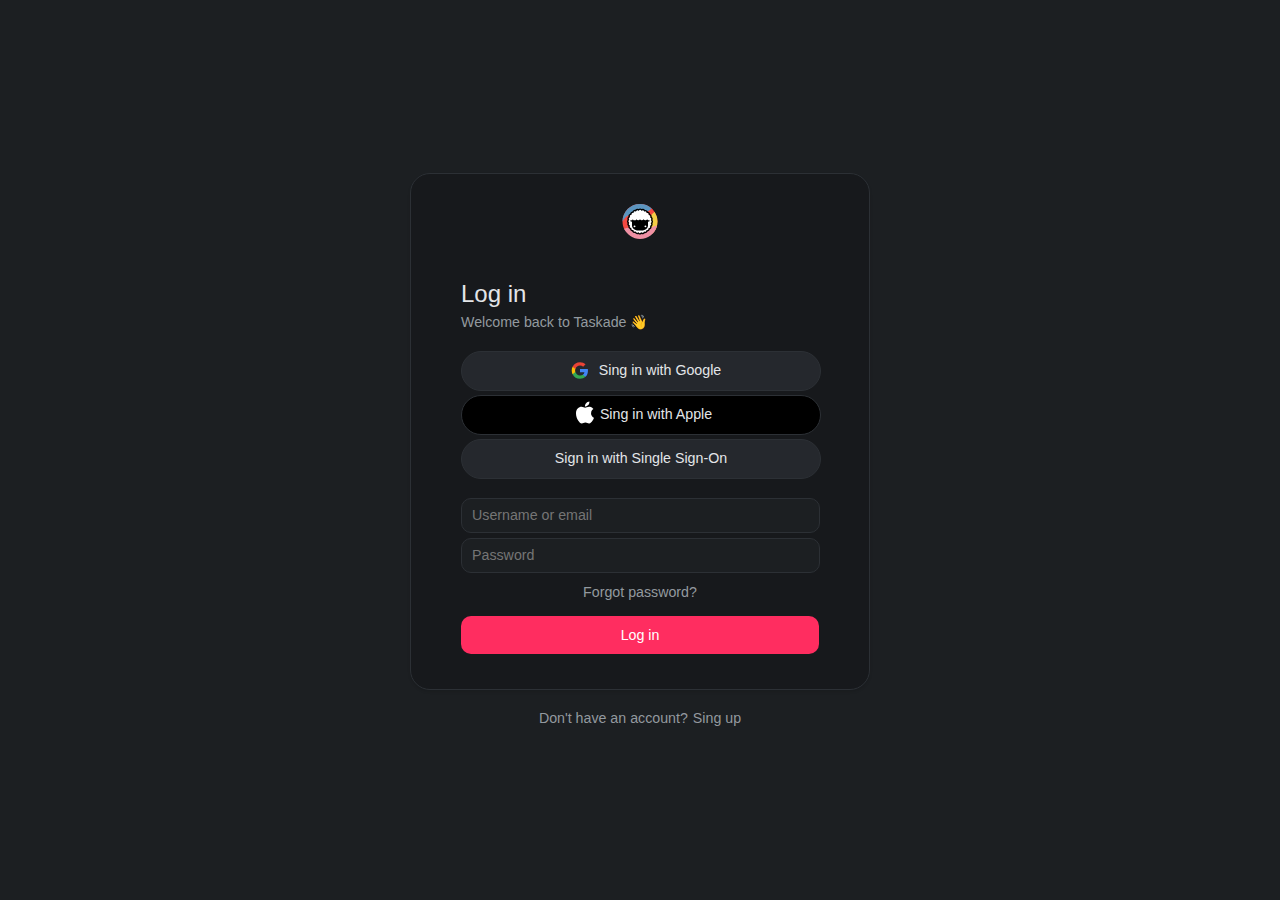
<file: Final-html/html/login.html>
<!DOCTYPE html>
<html lang="en">
<head>
    <meta charset="UTF-8">
    <meta http-equiv="X-UA-Compatible" content="IE=edge">
    <meta name="viewport" content="width=device-width, initial-scale=1.0">
    <title>Log in</title>
    <link rel="stylesheet" href="../css/base.css">
</head>
<body>
    <div class="login-back">
        <div class="login-square"> 
            <div class="main-login">
                <div class="logo-login"><a href="../html/firstpag.html"><svg class="LogoLink__Logo-sc-ec26n9-1 kUtASS" width="38" height="38" viewBox="0 0 38 38" fill="none" xmlns="http://www.w3.org/2000/svg"><path d="M35.586 28.276A18.914 18.914 0 0 0 38 19C38 8.507 29.493 0 19 0S0 8.507 0 19c0 3.369.877 6.533 2.414 9.276h33.172z" fill="#F64942"></path><path d="M31.674 4.844A18.93 18.93 0 0 0 19 0C8.507 0 0 8.507 0 19c0 .119.001.237.003.355.35-.649.757-1.364 1.227-2.18 3.385-5.88 10.617-6.16 13.81-6.285l.59-.024c5.814-.285 12.11-1.96 16.044-6.022z" fill="#5B95BF"></path><path d="M34.928 8.638c-1.225.659-2.005 1.543-2.88 2.537-2.225 2.524-5.069 5.75-17.415 7.766-6.349 1.553-8.697 7.33-6.263 12.103l3.026.58 3.64 1.838 1.04.34c3.284 1.082 3.813 1.256 7.546-.285 4.733-1.954 7.118-1.846 9.223-1.505A18.934 18.934 0 0 0 38 19a18.91 18.91 0 0 0-3.072-10.362z" fill="#F4CE45"></path><path d="M37.523 23.25C35.593 31.697 28.033 38 19 38c-7.638 0-14.223-4.507-17.241-11.006 3.61-1.106 7.34-1.888 10.935-1.899 1.2-.003 2.726.282 4.46.605 3.925.733 8.916 1.665 13.615-.098.838-.314 1.561-.61 2.226-.882 1.584-.648 2.838-1.16 4.528-1.47z" fill="#EF90A4"></path><path fill-rule="evenodd" clip-rule="evenodd" d="M19.152 6.147c.651 0 1.21.392 1.455.953a.145.145 0 0 0 .134.087.137.137 0 0 0 .106-.05 1.592 1.592 0 0 1 1.63-.515c.63.169 1.068.694 1.159 1.3a.143.143 0 0 0 .222.095c.269-.188.59-.289.915-.289a1.588 1.588 0 0 1 1.575 1.77.144.144 0 0 0 .19.149 1.58 1.58 0 0 1 1.668.368c.461.461.579 1.135.354 1.706a.143.143 0 0 0 .145.193 1.588 1.588 0 0 1 1.416 2.527.144.144 0 0 0 .09.224 1.588 1.588 0 0 1 .714 2.808.143.143 0 0 0 .03.24 1.587 1.587 0 0 1-.035 2.895c-.096.042-.118.173-.038.24a1.588 1.588 0 0 1-.785 2.79.144.144 0 0 0-.094.221 1.588 1.588 0 0 1-1.496 2.49.144.144 0 0 0-.133.19 1.587 1.587 0 0 1-2.075 2.023.136.136 0 0 0-.05-.01c-.079 0-.15.07-.143.155a1.588 1.588 0 0 1-2.527 1.416.137.137 0 0 0-.081-.027.144.144 0 0 0-.143.117 1.587 1.587 0 0 1-2.807.714.138.138 0 0 0-.11-.052.142.142 0 0 0-.13.081 1.588 1.588 0 0 1-2.895-.034.145.145 0 0 0-.133-.087.138.138 0 0 0-.107.05 1.591 1.591 0 0 1-1.629.515 1.588 1.588 0 0 1-1.16-1.3.143.143 0 0 0-.222-.095 1.597 1.597 0 0 1-.915.289 1.588 1.588 0 0 1-1.575-1.77.144.144 0 0 0-.19-.148 1.581 1.581 0 0 1-1.668-.368 1.589 1.589 0 0 1-.353-1.707.144.144 0 0 0-.133-.194h-.012A1.585 1.585 0 0 1 7.8 25.32a1.588 1.588 0 0 1 .1-1.74.144.144 0 0 0-.09-.223 1.587 1.587 0 0 1-.715-2.808.144.144 0 0 0-.029-.24 1.588 1.588 0 0 1 .035-2.895c.096-.042.117-.173.037-.24a1.588 1.588 0 0 1 .785-2.789.144.144 0 0 0 .095-.222 1.587 1.587 0 0 1 1.496-2.49.144.144 0 0 0 .133-.19A1.588 1.588 0 0 1 11.72 9.46c.017.006.034.01.05.01.08 0 .15-.07.143-.155a1.588 1.588 0 0 1 2.527-1.417.144.144 0 0 0 .224-.09 1.588 1.588 0 0 1 2.808-.714.138.138 0 0 0 .109.052.143.143 0 0 0 .13-.081c.253-.543.802-.92 1.44-.92z" fill="#fff"></path><path fill-rule="evenodd" clip-rule="evenodd" d="M24.914 25.236c-1.431 0-1.32-2.02 0-2.02 1.319 0 1.431 2.02 0 2.02zm-11.827 0c-1.432 0-1.32-2.02 0-2.02 1.319 0 1.43 2.02 0 2.02zm16.15-7.465h-.484c-.87 0-1.616-.52-1.95-1.265a2.138 2.138 0 0 1-3.901 0 2.138 2.138 0 0 1-3.902 0 2.138 2.138 0 0 1-3.9 0 2.137 2.137 0 0 1-3.902 0 2.137 2.137 0 0 1-1.95 1.265h-.48c-.727.782-.265 1.443 1.53 1.443v4.019c0 3.776 4.35 5.664 8.698 5.664 4.348 0 8.697-1.888 8.697-5.664v-4.019c1.797 0 2.267-.66 1.545-1.443z" fill="#000"></path><path fill-rule="evenodd" clip-rule="evenodd" d="M19.139 4.843c-.637 0-1.246.2-1.752.55a3.078 3.078 0 0 0-3.469.884 3.077 3.077 0 0 0-3.12 1.748 3.077 3.077 0 0 0-2.562 2.499c-.59.26-1.095.703-1.427 1.277a3.077 3.077 0 0 0-.4 1.796 3.074 3.074 0 0 0-.969 3.442 3.074 3.074 0 0 0-.045 3.576 3.074 3.074 0 0 0 .881 3.466 3.074 3.074 0 0 0 1.749 3.121 3.076 3.076 0 0 0 2.498 2.564 3.074 3.074 0 0 0 3.075 1.826 3.073 3.073 0 0 0 3.444.97 3.074 3.074 0 0 0 3.57.044 3.072 3.072 0 0 0 1.917.105 3.077 3.077 0 0 0 1.552-.988 3.079 3.079 0 0 0 3.12-1.748 3.08 3.08 0 0 0 2.562-2.499A3.082 3.082 0 0 0 31.19 26.2c.32-.552.45-1.18.4-1.795a3.073 3.073 0 0 0 .97-3.443 3.076 3.076 0 0 0 .045-3.576 3.076 3.076 0 0 0-.882-3.466 3.073 3.073 0 0 0-1.749-3.12 3.074 3.074 0 0 0-2.497-2.564 3.073 3.073 0 0 0-3.075-1.827 3.074 3.074 0 0 0-3.444-.97 3.074 3.074 0 0 0-1.819-.595zm0 1.518c.64 0 1.19.385 1.43.937a.143.143 0 0 0 .132.085.135.135 0 0 0 .104-.049 1.564 1.564 0 0 1 1.601-.507 1.56 1.56 0 0 1 1.14 1.279.14.14 0 0 0 .218.093 1.552 1.552 0 0 1 1.677-.075c.555.32.838.93.77 1.53a.141.141 0 0 0 .186.145 1.553 1.553 0 0 1 1.639.362 1.56 1.56 0 0 1 .348 1.677.141.141 0 0 0 .142.19 1.558 1.558 0 0 1 1.392 2.483.141.141 0 0 0 .088.22 1.56 1.56 0 0 1 .701 2.758.141.141 0 0 0 .03.236 1.56 1.56 0 0 1-.034 2.844c-.095.042-.116.17-.037.236a1.56 1.56 0 0 1-.771 2.74.141.141 0 0 0-.093.219 1.56 1.56 0 0 1-1.47 2.445.142.142 0 0 0-.131.188 1.56 1.56 0 0 1-2.038 1.987.13.13 0 0 0-.05-.01.142.142 0 0 0-.14.152 1.56 1.56 0 0 1-2.483 1.392.134.134 0 0 0-.08-.027.142.142 0 0 0-.14.115 1.56 1.56 0 0 1-2.759.701.136.136 0 0 0-.107-.05.14.14 0 0 0-.128.08 1.56 1.56 0 0 1-2.845-.034.143.143 0 0 0-.131-.085.134.134 0 0 0-.105.048 1.565 1.565 0 0 1-1.6.507 1.56 1.56 0 0 1-1.14-1.278.14.14 0 0 0-.218-.093 1.57 1.57 0 0 1-.9.284 1.56 1.56 0 0 1-1.547-1.739.141.141 0 0 0-.187-.146 1.567 1.567 0 0 1-1.639-.362 1.56 1.56 0 0 1-.347-1.676.141.141 0 0 0-.13-.19h-.013a1.558 1.558 0 0 1-1.391-2.483.141.141 0 0 0-.09-.22 1.56 1.56 0 0 1-.7-2.759.141.141 0 0 0-.029-.235 1.56 1.56 0 0 1 .034-2.845c.094-.041.115-.17.036-.236a1.56 1.56 0 0 1 .772-2.74.141.141 0 0 0 .093-.218 1.56 1.56 0 0 1 1.47-2.446.141.141 0 0 0 .13-.188 1.56 1.56 0 0 1 2.039-1.986.142.142 0 0 0 .19-.143 1.56 1.56 0 0 1 2.482-1.391.142.142 0 0 0 .22-.089 1.56 1.56 0 0 1 2.76-.701.136.136 0 0 0 .107.05.14.14 0 0 0 .128-.08 1.56 1.56 0 0 1 1.414-.902z" fill="#000"></path></svg></a></div>
                <div class="login-title">
                    <h1 class="login-login">Log in</h1>
                    <h2 class="login-welcome">Welcome back to Taskade 👋</h2>
                </div>
                <div class="sing-in-a">
                <div class="sign-in">
                    <a class="google" href="https://www.taskade.com/auth/google?timezone=America%2FCosta_Rica"><svg class="sso__GoogleIconStyled-sc-xmijkx-6 lhqZaf" width="38" height="38" viewBox="0 0 38 38" fill="none" xmlns="http://www.w3.org/2000/svg"><path fill-rule="evenodd" clip-rule="evenodd" d="M27.64 19.204c0-.638-.057-1.251-.164-1.84H19v3.481h4.844a4.14 4.14 0 0 1-1.796 2.716v2.259h2.908c1.702-1.567 2.684-3.875 2.684-6.616z" fill="#4285F4"></path><path fill-rule="evenodd" clip-rule="evenodd" d="M19 28c2.43 0 4.467-.806 5.956-2.18l-2.908-2.259c-.806.54-1.837.86-3.048.86-2.344 0-4.328-1.584-5.036-3.711h-3.007v2.332A8.996 8.996 0 0 0 19 28z" fill="#34A853"></path><path fill-rule="evenodd" clip-rule="evenodd" d="M13.964 20.71a5.41 5.41 0 0 1-.282-1.71c0-.593.102-1.17.282-1.71v-2.332h-3.007A8.996 8.996 0 0 0 10 19c0 1.452.348 2.827.957 4.042l3.007-2.332z" fill="#FBBC05"></path><path fill-rule="evenodd" clip-rule="evenodd" d="M19 13.58c1.321 0 2.508.454 3.44 1.345l2.582-2.58C23.463 10.891 21.426 10 19 10a8.996 8.996 0 0 0-8.043 4.958l3.007 2.332c.708-2.127 2.692-3.71 5.036-3.71z" fill="#EA4335"></path></svg> Sing in with Google</a>
                </div>
                <div class="sign-in">
                    <a class="apple"href=https://www.taskade.com/auth/apple?timezone=America%2FCosta_Rica""><svg class="sso__AppleIconStyled-sc-xmijkx-3 bBjpur" width="30" height="30" viewBox="0 0 30 30" fill="none" xmlns="http://www.w3.org/2000/svg"><path d="M15.267 7.077c.999 0 2.25-.671 2.995-1.567.675-.81 1.168-1.944 1.168-3.076 0-.154-.014-.308-.043-.434-1.11.042-2.446.741-3.248 1.678-.633.714-1.21 1.832-1.21 2.98 0 .167.029.335.043.39.07.015.183.029.295.029zM11.752 24c1.364 0 1.968-.91 3.67-.91 1.73 0 2.11.882 3.628.882 1.49 0 2.49-1.37 3.431-2.713 1.055-1.539 1.49-3.05 1.519-3.12-.098-.027-2.953-1.188-2.953-4.447 0-2.825 2.25-4.098 2.376-4.196-1.49-2.125-3.754-2.181-4.373-2.181-1.673 0-3.038 1.007-3.895 1.007-.928 0-2.152-.951-3.6-.951C8.798 7.37 6 9.636 6 13.916c0 2.657 1.04 5.469 2.32 7.287C9.417 22.74 10.373 24 11.752 24z" fill="#fff"></path></svg>Sing in with Apple</a>
                </div>
                <div class="sign-in">
                    <a class="single" href="https://www.taskade.com/saml/sso?timezone=America%2FCosta_Rica">Sign in with Single Sign-On</a>
                </div>
                </div>

                
                <div class="dropdown-menu user-password">
                    <form class="px-4 py-3">
                      <div class="mb-3">
                        <input type="email" class="form-control email-login" id="exampleDropdownFormEmail1" placeholder="Username or email">
                      </div>
                      <div class="mb-3">
                        <input type="password" class="form-control password-login" id="exampleDropdownFormPassword1" placeholder="Password">
                      </div>
                      <div class="forgot">
                        <a class="dropdown-item" href="https://www.taskade.com/forgot">Forgot password?</a>
                     </div>
                      <button class="btn-login"type="submit" class="btn btn-primary">Log in</button>
                    </form>
                  </div>
            </div>
            <div class="account">
                <p>Don't have an account? </p>
                <a class="sing-up"class="dropdown-it" href="#"> Sing up</a>
            </div>
        </div>
    </div>
    
</body>
</html>
</file>
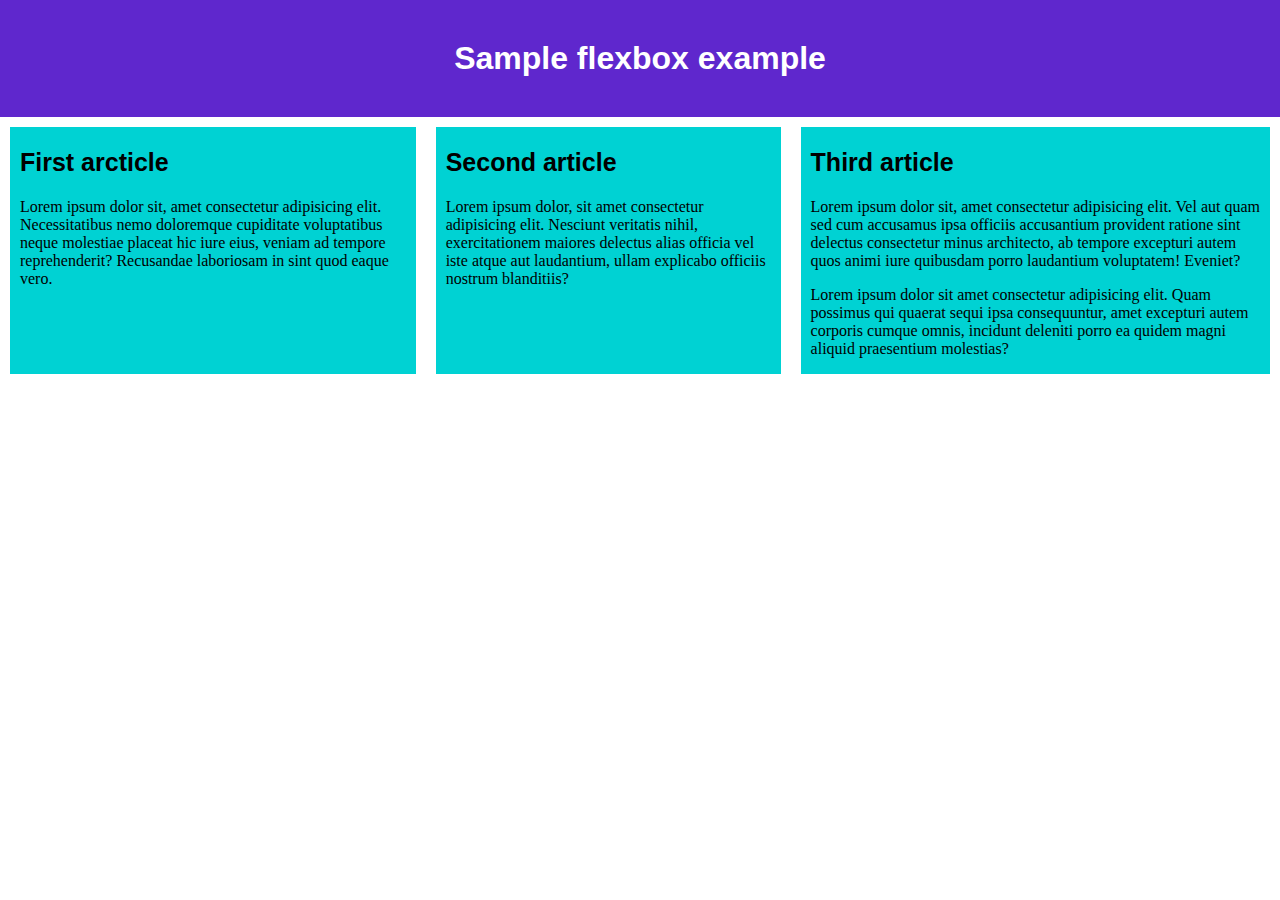
<file: Sass-intro/html/Sample.html>
<!DOCTYPE html>
<html lang="en">
<head>
    <meta charset="UTF-8">
    <meta http-equiv="X-UA-Compatible" content="IE=edge">
    <meta name="viewport" content="width=device-width, initial-scale=1.0">
    <title>Intro-Sass</title>
    <link rel="stylesheet" href="../css/base.css">
</head>
<body>
    <div class="first-box">
        <h1>Sample flexbox example</h1>
    </div>
    <div class="Dad-first">
        <div class="son">
            <div class="second-son">
            <h2>First arcticle</h2>
            <p>Lorem ipsum dolor sit, amet consectetur adipisicing elit. Necessitatibus nemo doloremque cupiditate voluptatibus neque molestiae placeat hic iure eius, veniam ad tempore reprehenderit? Recusandae laboriosam in sint quod eaque vero.</p>
            </div>
        </div>
        <div class="son">
            <div class="second-son">
            <h2>Second article</h2>
            <p>Lorem ipsum dolor, sit amet consectetur adipisicing elit. Nesciunt veritatis nihil, exercitationem maiores delectus alias officia vel iste atque aut laudantium, ullam explicabo officiis nostrum blanditiis?</p>
            </div>
        </div>
        <div class="son">
            <div class="second-son">
            <h2>Third article</h2>
            <p>Lorem ipsum dolor sit, amet consectetur adipisicing elit. Vel aut quam sed cum accusamus ipsa officiis accusantium provident ratione sint delectus consectetur minus architecto, ab tempore excepturi autem quos animi iure quibusdam porro laudantium voluptatem! Eveniet?</p>
            <p>Lorem ipsum dolor sit amet consectetur adipisicing elit. Quam possimus qui quaerat sequi ipsa consequuntur, amet excepturi autem corporis cumque omnis, incidunt deleniti porro ea quidem magni aliquid praesentium molestias?</p>
            </div>
        </div>
    </div>
</body>
</html>
</file>
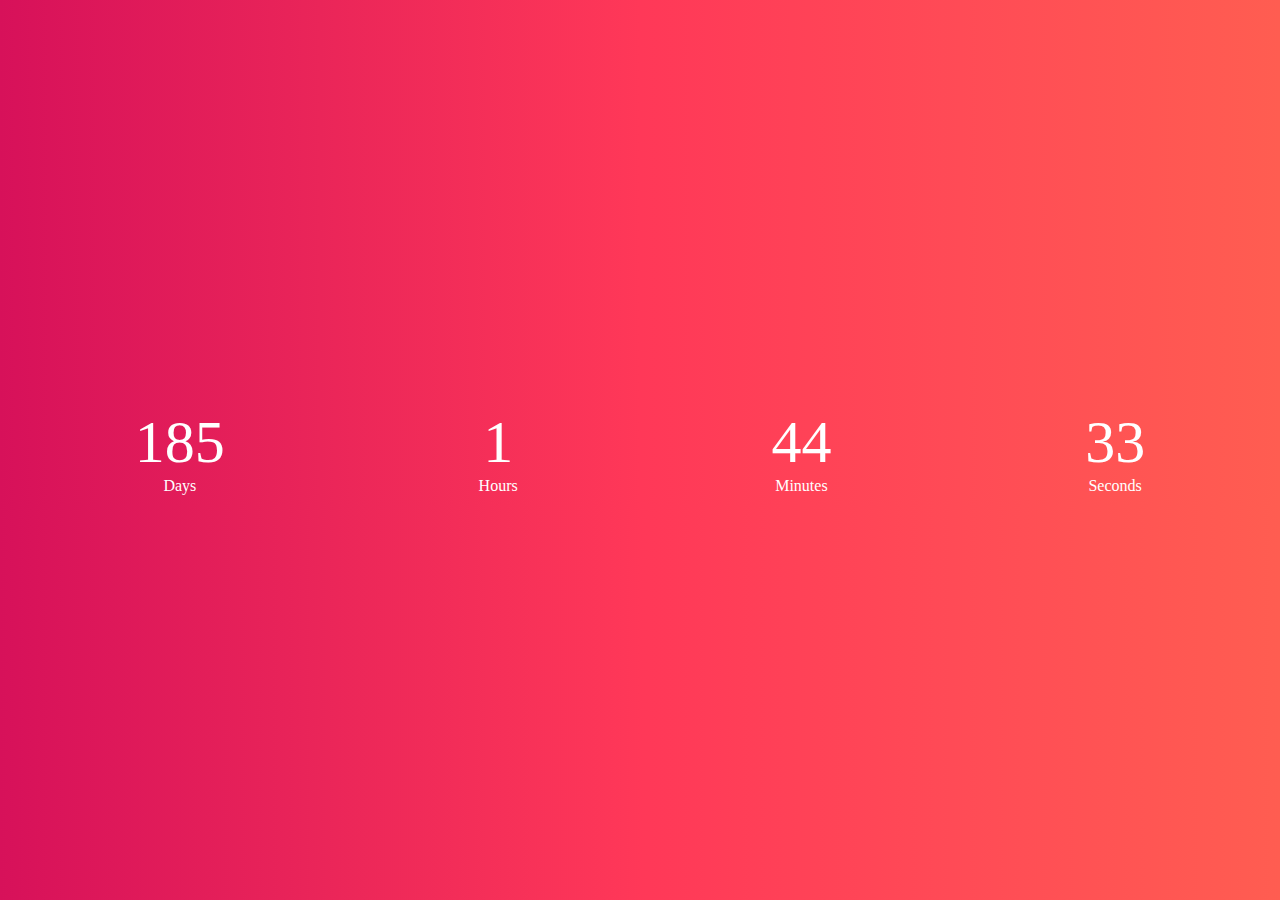
<file: Flex-clock/flex-clock/html/flexbox.html>
<!DOCTYPE html>
<html lang="en">
<head>
    <meta charset="UTF-8">
    <meta http-equiv="X-UA-Compatible" content="IE=edge">
    <meta name="viewport" content="width=device-width, initial-scale=1.0">
    <link rel="stylesheet" href="../css/styles-flex.css">
    <title>Clock</title>
</head>
<body>
    <div class="first-box" >
        <div class="second-box" >
            <p class="number">185</p>
            <p class="word">Days</p>
        </div>
        <div class="second-box" >
            <p class="number">1</p>
            <p class="word ">Hours</p>
        </div>
        <div class="second-box" >
            <p class="number">44</p>
            <p class="word">Minutes</p>
        </div>
        <div class="second-box" >
            <p class="number">33</p>
            <p class="word">Seconds</p>
        </div>
    </div>
    
</body>
</html>
</file>
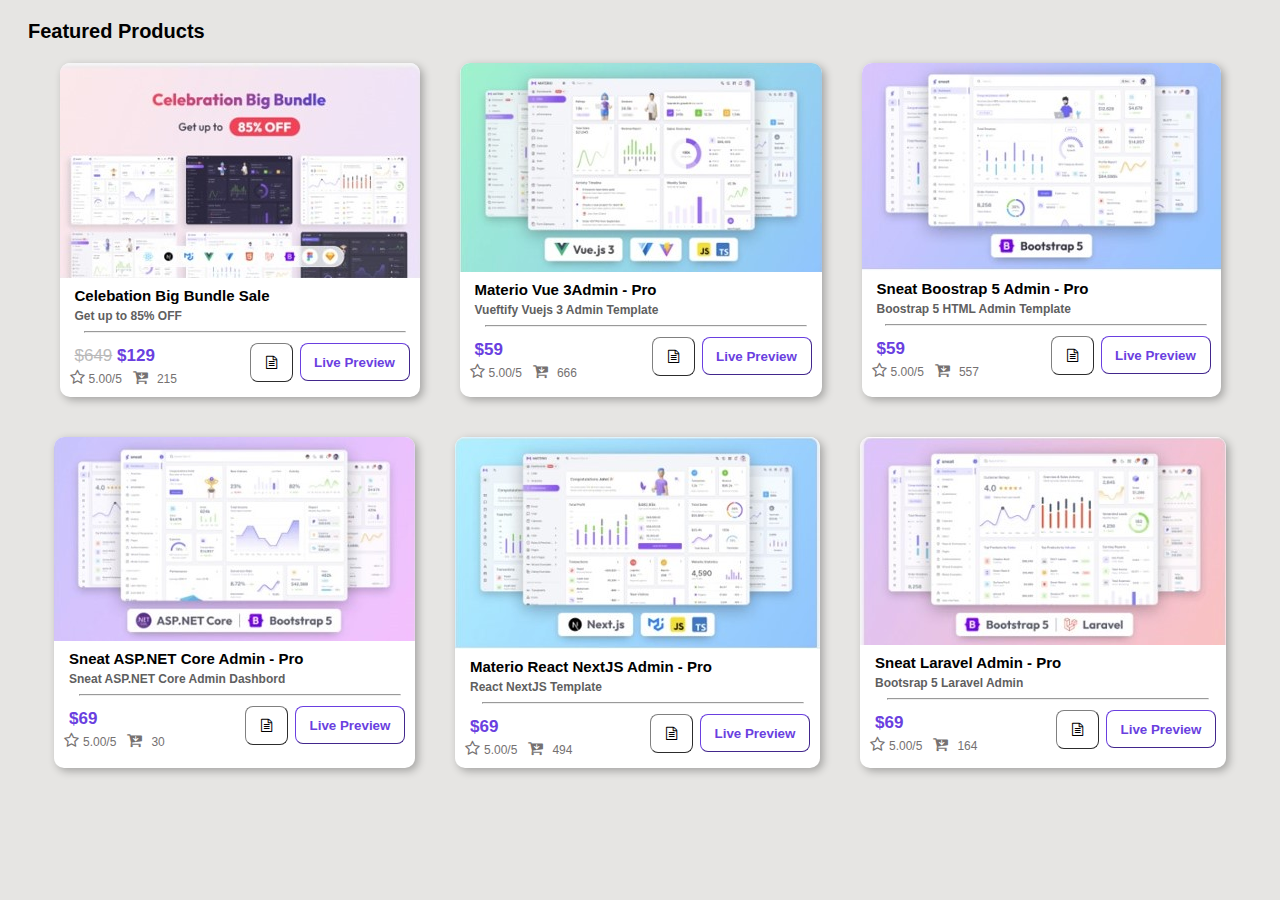
<file: Products/products/html/products.html>
<!DOCTYPE html>
<html lang="en">
<head>
    <meta charset="UTF-8">
    <meta http-equiv="X-UA-Compatible" content="IE=edge">
    <meta name="viewport" content="width=device-width, initial-scale=1.0">
    <link rel="stylesheet" href="../css/flex-box.css">
   <link rel="stylesheet" href="../css/products.css">
   <link rel="stylesheet" href="https://cdnjs.cloudflare.com/ajax/libs/font-awesome/4.7.0/css/font-awesome.min.css" crossorigin="anonymous">
    <title>Document</title>
</head>
<body>
    <h1>Featured Products</h1>
    <div class="dad">
        <div class="first-box">
            <div class="second-box">
                <img class="img" src="../img/Captura de pantalla 2023-02-28 171552.jpg" alt="Celebation Big Bundle Sale">
            <div class="down">
                <h2>Celebation Big Bundle Sale</h2>
                <p class="description">Get up to 85% OFF</p>
                <hr width="320">
                <div class="dad-second">
                <div class="price-box">
                <p class="price"><span>$649</span> $129 </p>
                <i class="fa fa-star-o" style="color: rgb(117, 113, 113); ;" aria-hidden="true"></i>
                <p class=" calication"> 5.00/5</p>
                <i class="fa fa-cart-arrow-down" style="color: rgb(117, 113, 113);" aria-hidden="true"></i>
                <p class="downloads">215</p>
                </div>
                <div class="d-last-box">
                  <a href="https://themeselection.com/item/celebration-big-bundle-sale/#live-preview"><button class="btn-info"> Live Preview</button></a> 
                   <a href="https://themeselection.com/item/celebration-big-bundle-sale/"> <button class="btn-secondary"><i class="fa fa-file-text-o" aria-hidden="true"></i></button></a>
                </div>
                </div>
            </div>
        </div>
        </div>
        <div class="first-box">
            <div class="second-box">
                <img src="../img/Captura de pantalla 2023-02-28 171628.jpg" alt="Celebation Big Bundle Sale">
            <div class="down">
                <h2>Materio Vue 3Admin - Pro</h2>
                <p class="description">Vueftify Vuejs 3 Admin Template</p>
                <hr width="320">
                <div class="dad-second">
                <div class="price-box">
                <p class="price">$59</p>
                <i class="fa fa-star-o" style="color: rgb(117, 113, 113); ;" aria-hidden="true"></i>
                <p class=" calication"> 5.00/5</p>
                <i class="fa fa-cart-arrow-down" style="color: rgb(117, 113, 113);"  aria-hidden="true"></i>
                <p class="downloads">666</p>
                </div>
                <div class="d-last-box">
                    <a href="https://demos.themeselection.com/materio-vuetify-vuejs-admin-template/demo-1/dashboards/crm"><button class="btn-info">Live Preview</button></a>
                   <a href="https://themeselection.com/item/materio-vuetify-vuejs-admin-template/"> <button class="btn-secondary"><i class="fa fa-file-text-o" aria-hidden="true"></i></button></a>
                </div>
                </div>
            </div>
        </div>
        </div>
        <div class="first-box">
            <div class="second-box">
                <img src="../img/Captura de pantalla 2023-02-28 171654.jpg" alt="Celebation Big Bundle Sale">
            <div class="down">
                <h2>Sneat Boostrap 5 Admin - Pro</h2>
                <p class="description">Boostrap 5 HTML Admin Template</p>
                <hr width="320">
                <div class="dad-second">
                <div class="price-box">
                <p class="price">$59</p>
                <i class="fa fa-star-o" style="color: rgb(117, 113, 113); ;" aria-hidden="true"></i>
                <p class=" calication"> 5.00/5</p>
                <i class="fa fa-cart-arrow-down" style="color: rgb(117, 113, 113);"  aria-hidden="true"></i>
                <p class="downloads">557</p>
                </div>
                <div class="d-last-box">
                    <a href="https://demos.themeselection.com/sneat-bootstrap-html-laravel-admin-template-free/demo/"><button class="btn-info">Live Preview</button></a>
                    <a href="https://themeselection.com/item/sneat-free-bootstrap-html-laravel-admin-template/"><button class="btn-secondary"><i class="fa fa-file-text-o" aria-hidden="true"></i></button></a>
                </div>
                </div>
            </div>
        </div>
        </div>
        </div>
        <div class="dad-third">
        <div class="first-box">
            <div class="second-box">
                <img src="../img/Captura de pantalla 2023-02-28 171718.jpg"alt="Celebation Big Bundle Sale">
            <div class="down">
                <h2>Sneat ASP.NET Core Admin - Pro</h2>
                <p class="description">Sneat ASP.NET Core Admin Dashbord</p>
                <hr width="320">
                <div class="dad-second">
                <div class="price-box">
                <p class="price">$69</p>
                <i class="fa fa-star-o" style="color: rgb(117, 113, 113); ;" aria-hidden="true"></i>
                <p class=" calication"> 5.00/5</p>
                <i class="fa fa-cart-arrow-down" style="color: rgb(117, 113, 113);"  aria-hidden="true"></i>
                <p class="downloads">30</p>
                </div>
                <div class="d-last-box">
                   <a href="https://demos.themeselection.com/sneat-aspnet-core-admin-template/html/vertical-menu-template/"><button class="btn-info">Live Preview</button></a> 
                   <a href="https://themeselection.com/item/sneat-aspnet-core-admin-template/"><button class="btn-secondary"><i class="fa fa-file-text-o" aria-hidden="true"></i></button></a>
                </div>
                </div>
            </div>
        </div>
        </div>
        <div class="first-box">
            <div class="second-box">
                <img src="../img/Captura de pantalla 2023-02-28 172256.jpg"alt="Celebation Big Bundle Sale">
            <div class="down">
                <h2>Materio React NextJS Admin - Pro</h2>
                <p class="description"> React NextJS Template</p>
                <hr width="320">
                <div class="dad-second">
                <div class="price-box">
                <p class="price">$69</p>
                <i class="fa fa-star-o" style="color: rgb(117, 113, 113); ;" aria-hidden="true"></i>
                <p class=" calication"> 5.00/5</p>
                <i class="fa fa-cart-arrow-down" style="color: rgb(117, 113, 113);"  aria-hidden="true"></i>
                <p class="downloads">494</p>
                </div>
                <div class="d-last-box">
                   <a href="https://demos.themeselection.com/materio-mui-react-nextjs-admin-template/demo-1/login/?returnUrl=%2Fdashboards%2Fcrm%2F"><button class="btn-info">Live Preview</button></a> 
                    <a href="https://themeselection.com/item/materio-mui-react-nextjs-admin-template/"><button class="btn-secondary"><i class="fa fa-file-text-o" aria-hidden="true"></i></button></a>
                </div>
                </div>
            </div>
        </div>
        </div>
        <div class="first-box">
            <div class="second-box">
                <img src="../img/Captura de pantalla 2023-02-28 172423.jpg"alt="Celebation Big Bundle Sale">
            <div class="down">
                <h2>Sneat Laravel Admin - Pro</h2>
                <p class="description">Bootsrap 5 Laravel Admin</p>
                <hr width="320">
                <div class="dad-second">
                <div class="price-box">
                <p class="price">$69</p>
                <i class="fa fa-star-o" style="color: rgb(117, 113, 113); ;" aria-hidden="true"></i>
                <p class=" calication"> 5.00/5</p>
                <i class="fa fa-cart-arrow-down" style="color: rgb(117, 113, 113);"  aria-hidden="true"></i>
                <p class="downloads">164</p>
                </div>
                <div class="d-last-box">
                    <a href="https://demos.themeselection.com/sneat-bootstrap-html-laravel-admin-template/demo-1/"><button class="btn-info">Live Preview</button></a>
                   <a href="https://themeselection.com/item/sneat-bootstrap-laravel-admin-template/"> <button class="btn-secondary"><i class="fa fa-file-text-o" aria-hidden="true"></i></button></a>
                </div>
                </div>
            </div>
        </div>
        </div>
        </div>
    
</body>
</html>
</file>
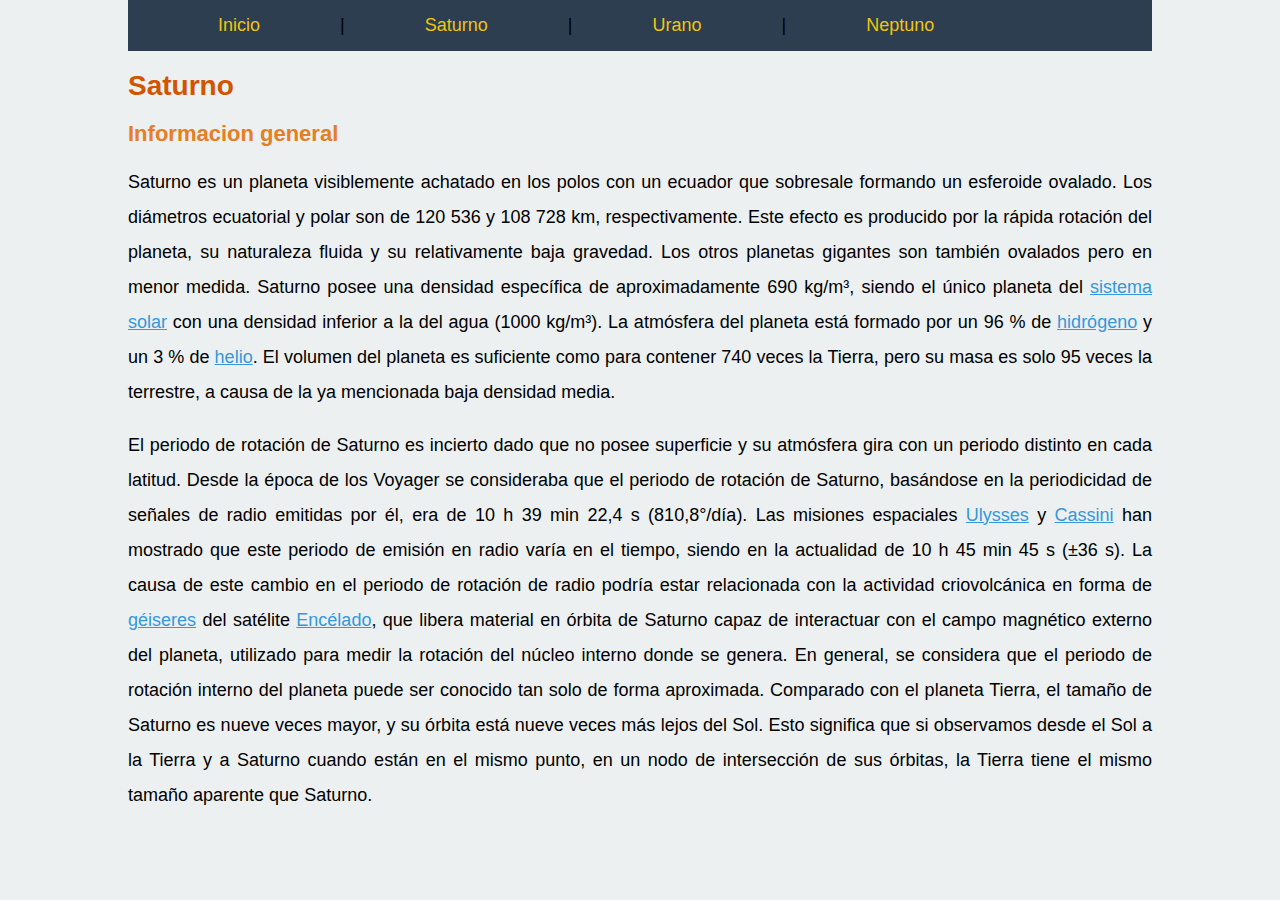
<file: Html-Curso/repositorio 1/Saturno/Saturno/Vistas/Saturno.html>
<!DOCTYPE html>
<html lang="es">
<head>
    <meta charset="UTF-8">
    <meta http-equiv="X-UA-Compatible" content="IE=edge">
    <meta name="viewport" content="width=device-width, initial-scale=1.0">
    <link rel="stylesheet" href="../css/Saturno.css">
    <title>Saturno</title>
</head>
<body>
    <nav>
        <a href="">Inicio</a> |
        <a href="">Saturno</a> |
        <a href="">Urano</a> |
        <a href="">Neptuno</a>
    </nav>
    <h1>Saturno</h1>
    <h2>Informacion general</h2>
    <p> Saturno es un planeta visiblemente achatado en los polos con un ecuador que sobresale formando un esferoide ovalado. Los diámetros ecuatorial y polar son de 120 536 y 108 728 km, respectivamente. Este efecto es producido por la rápida rotación del planeta, su naturaleza fluida y su relativamente baja gravedad. Los otros planetas gigantes son también ovalados pero en menor medida. Saturno posee una densidad específica de aproximadamente 690 kg/m³, siendo el único planeta del <span>sistema solar</span> con una densidad inferior a la del agua (1000 kg/m³). La atmósfera del planeta está formado por un 96 % de <span>hidrógeno</span> y un 3 % de <span>helio</span>. El volumen del planeta es suficiente como para contener 740 veces la Tierra, pero su masa es solo 95 veces la terrestre, a causa de la ya mencionada baja densidad media.</p>

    <p>El periodo de rotación de Saturno es incierto dado que no posee superficie y su atmósfera gira con un periodo distinto en cada latitud. Desde la época de los Voyager se consideraba que el periodo de rotación de Saturno, basándose en la periodicidad de señales de radio emitidas por él, era de 10 h 39 min 22,4 s (810,8°/día). Las misiones espaciales <span>Ulysses</span> y <span>Cassini</span> han mostrado que este periodo de emisión en radio varía en el tiempo, siendo en la actualidad de 10 h 45 min 45 s (±36 s). La causa de este cambio en el periodo de rotación de radio podría estar relacionada con la actividad criovolcánica en forma de <span>géiseres</span> del satélite <span>Encélado</span>, que libera material en órbita de Saturno capaz de interactuar con el campo magnético externo del planeta, utilizado para medir la rotación del núcleo interno donde se genera. En general, se considera que el periodo de rotación interno del planeta puede ser conocido tan solo de forma aproximada. Comparado con el planeta Tierra, el tamaño de Saturno es nueve veces mayor, y su órbita está nueve veces más lejos del Sol. Esto significa que si observamos desde el Sol a la Tierra y a Saturno cuando están en el mismo punto, en un nodo de intersección de sus órbitas, la Tierra tiene el mismo tamaño aparente que Saturno.</p>
    
</body>
</html>
</file>
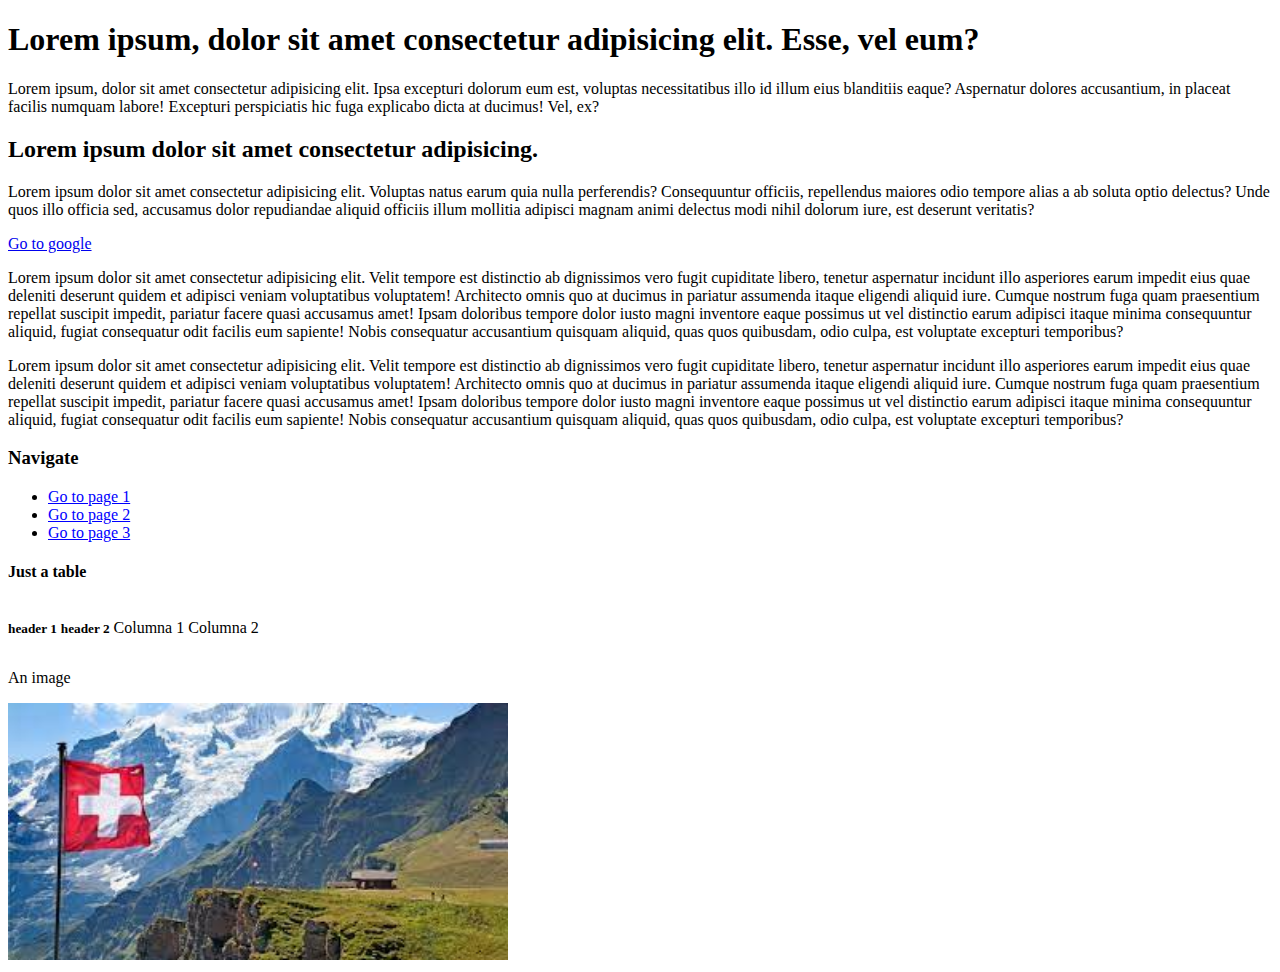
<file: Html-Curso/repositorio 1/UbicacionHtml/Ubicacion/vistas/ubicacion.html>
<!DOCTYPE html>
<html lang="en">
<head>
    <meta charset="UTF-8">
    <meta http-equiv="X-UA-Compatible" content="IE=edge">
    <meta name="viewport" content="width=device-width, initial-scale=1.0">
    <link rel="stylesheet" href="../vistas/ubicaccion.css">
    <title>Document</title>
</head>
<body>
    <h1>Lorem ipsum, dolor sit amet consectetur adipisicing elit. Esse, vel eum?</h1>

        <p>Lorem ipsum, dolor sit amet consectetur adipisicing elit. Ipsa excepturi dolorum eum est, voluptas necessitatibus illo id illum eius blanditiis eaque? Aspernatur dolores accusantium, in placeat facilis numquam labore! Excepturi perspiciatis hic fuga explicabo dicta at ducimus! Vel, ex?</p>

    <h2>Lorem ipsum dolor sit amet consectetur adipisicing.</h2>

        <p>Lorem ipsum dolor sit amet consectetur adipisicing elit. Voluptas natus earum quia nulla perferendis? Consequuntur officiis, repellendus maiores odio tempore alias a ab soluta optio delectus? Unde quos illo officia sed, accusamus dolor repudiandae aliquid officiis illum mollitia adipisci magnam animi delectus modi nihil dolorum iure, est deserunt veritatis?</p>

        <p><a href="https://www.google.com/">Go to google</a></p>

        <p>Lorem ipsum dolor sit amet consectetur adipisicing elit. Velit tempore est distinctio ab dignissimos vero fugit cupiditate libero, tenetur aspernatur incidunt illo asperiores earum impedit eius quae deleniti deserunt quidem et adipisci veniam voluptatibus voluptatem! Architecto omnis quo at ducimus in pariatur assumenda itaque eligendi aliquid iure. Cumque nostrum fuga quam praesentium repellat suscipit impedit, pariatur facere quasi accusamus amet! Ipsam doloribus tempore dolor iusto magni inventore eaque possimus ut vel distinctio earum adipisci itaque minima consequuntur aliquid, fugiat consequatur odit facilis eum sapiente! Nobis consequatur accusantium quisquam aliquid, quas quos quibusdam, odio culpa, est voluptate excepturi temporibus?</p>

        <p>Lorem ipsum dolor sit amet consectetur adipisicing elit. Velit tempore est distinctio ab dignissimos vero fugit cupiditate libero, tenetur aspernatur incidunt illo asperiores earum impedit eius quae deleniti deserunt quidem et adipisci veniam voluptatibus voluptatem! Architecto omnis quo at ducimus in pariatur assumenda itaque eligendi aliquid iure. Cumque nostrum fuga quam praesentium repellat suscipit impedit, pariatur facere quasi accusamus amet! Ipsam doloribus tempore dolor iusto magni inventore eaque possimus ut vel distinctio earum adipisci itaque minima consequuntur aliquid, fugiat consequatur odit facilis eum sapiente! Nobis consequatur accusantium quisquam aliquid, quas quos quibusdam, odio culpa, est voluptate excepturi temporibus?</p>

    <h3>Navigate</h3>
        <ul>
        <li><span>Go to page 1</span></li>
        <li><span>Go to page 2</span></li>
        <li><span>Go to page 3</span></li>
        </ul> 
    <h4>Just a table</table></h4>

    <h5>header 1</h5>
    <h5>header 2</h5>

    <p id="Columna">Columna 1</p> 
    <p id="Columna">Columna 2</p> 
    <p>An image</p>
         <img src="[data-uri] "alt="bandera suiza en las montannas" width="500">

</body>
</html>
</file>
<file: Final-html/css/base.css>
.secondary-button, .general-button {
  border-radius: 8px;
  text-decoration: none;
  font-weight: 600;
  padding: 4px 18px;
  transition: color 200ms ease-in-out 0s, background-color 200ms ease-in-out 0s, border-color 200ms ease-in-out 0s;
  width: 100%;
}

h3.title-teams, .one-pltaform, .the-next, .first-title {
  font-family: "Work Sans", sans-serif;
  font: bold;
  color: #fff;
  max-width: 1200px;
  font-size: 6.5rem;
  line-height: 6rem;
}

.text-love, .ai-writer {
  font-family: "Work Sans", sans-serif;
  font: bold;
  color: #fff;
  max-width: 1200px;
  font-size: 2.5rem;
  line-height: 2.4rem;
  width: 100%;
  text-align: left;
}

.texto-two {
  font-size: 1.1rem;
  line-height: 1.42;
  color: #9098a2;
  font-weight: 400;
  letter-spacing: -0.008rem;
}

.img-l {
  filter: grayscale(100%);
  opacity: 0.5;
  max-height: 36px;
}

.customer, .five-tools {
  font-family: "Work Sans", sans-serif;
  font-weight: 400;
}

.get-taskade, .nav, .intro {
  text-decoration: none;
  color: rgb(255, 255, 255);
}

.name-plataforms {
  color: #9098a2;
  text-decoration: none;
}

.point-backgraound-1, .point-backgraound, .point-backgraound-first {
  transform-origin: center center;
  background-image: linear-gradient(to right top, #6c22bd, #8b25bb, #a52bb9, #bc34b7, #d040b5, #e645a5, #f55195, #ff6188, #ff796e, #ff965b, #f5b255, #e1cd60);
  position: absolute;
  left: 50%;
  border-radius: 20px;
  transform: skewY(-15deg) translate(-50%, -50%) scale(0.7) translateZ(0);
  pointer-events: none;
  width: 900px;
  height: 500px;
  filter: blur(100px);
  opacity: 0.4;
  top: 0;
  transition: filter 0.25s ease-in-out, opacity 0.25s ease-in-out;
}

.btn-sing {
  margin-left: 12px;
  border-radius: 8px;
  text-decoration: none;
  font-weight: 600;
  padding: 4px 18px;
  transition: color 200ms ease-in-out 0s, background-color 200ms ease-in-out 0s, border-color 200ms ease-in-out 0s;
  border: none;
}

.malla::before, .malla::after {
  display: flex;
  overflow: hidden;
  background: var(--block-main-grid-bg);
  border-top: 1px solid rgb(204, 204, 204);
  border-bottom: 1px solid rgb(204, 204, 204);
  position: absolute;
  width: 100%;
  height: 100%;
  z-index: -1;
  top: 10%;
}

.point-backgraound-card, .point-backgraound-card-2 {
  transform: skewY(-15deg) translate(-50%, -50%) scale(1) translateZ(0);
  transform-origin: center center;
  background-image: linear-gradient(to right top, #6c22bd, #8b25bb, #a52bb9, #bc34b7, #d040b5, #e645a5, #f55195, #ff6188, #ff796e, #ff965b, #f5b255, #e1cd60);
  width: 500px;
  height: 500px;
  filter: blur(100px);
  opacity: 0.7;
  position: absolute;
  top: 40%;
  left: 70%;
  border-radius: 20px;
  transform: skewY(-15deg) translate(-50%, -50%) scale(0.7) translateZ(0);
  pointer-events: none;
  transition: filter 0.25s ease-in-out, opacity 0.25s ease-in-out;
}

.single, .apple, .google {
  display: flex;
  width: 100%;
  min-height: 38px;
  align-items: center;
  justify-content: center;
  border-radius: 50px;
  background: rgb(37, 40, 45);
  color: rgb(227, 229, 232);
  border: 1px solid rgb(44, 48, 53);
  transition: border-color 200ms ease-in-out 0s;
  margin-bottom: 4px;
  font-size: 0.888875rem;
  line-height: 1.1883;
  font-family: Arial, Helvetica, sans-serif;
  text-decoration: none;
}

.password-login, .email-login {
  display: block;
  width: 94%;
  border: 1px solid rgb(44, 48, 53);
  background: rgb(28, 31, 34);
  color: rgb(227, 229, 232);
  border-radius: 0.625rem;
  padding: 0.375rem 0.625rem;
  font-size: 0.888875rem;
  font-weight: 400;
  line-height: 1.5;
}

.sony, .booking, .netflix, .compass, .transfer, .lyfy {
  display: flex;
  width: 200px;
  height: 120px;
  justify-content: center;
  border: 1px solid rgb(44, 48, 53);
  align-items: center;
}

.terms, .taskade-year {
  text-decoration: none;
  margin-right: 8px;
  color: rgb(153, 153, 153);
  font-family: "Work Sans", sans-serif;
}

.Dad {
  display: flex;
  justify-content: center;
  flex-direction: column;
  padding: 0px;
}

body {
  color-scheme: dark;
  margin: 0px;
}

svg {
  height: 35px;
  display: inline-flex;
}

p {
  margin: 0px;
  padding: 0px;
}

body {
  background: rgb(0, 0, 0);
}

img.c {
  display: flex;
  height: 700px;
}

.first-line {
  background-color: rgba(93, 39, 67, 0.3);
  padding: 8px 20px;
}

.btn-sing {
  background-color: rgb(255, 45, 96);
  color: rgb(252, 252, 252);
}

div.main {
  margin-bottom: 240px;
}

button.btn-light {
  display: flex;
  flex-direction: column;
  justify-content: center;
  align-items: center;
  color: rgb(139, 139, 139);
  background: rgba(97, 96, 96, 0);
  border: none;
}

button.btn-light:hover {
  background-color: rgba(97, 94, 94, 0.493);
  color: rgb(252, 252, 252);
}

.btn-varios {
  display: flex;
  gap: 15px;
  justify-content: center;
  margin-bottom: 35px;
}

.first-title {
  text-align: center;
  margin-bottom: 40px;
  margin-top: 40px;
}

.point-backgraound-first {
  top: 25%;
}

strong {
  font: bold;
}

section {
  display: flex;
  margin-left: auto;
  margin-right: auto;
  margin-bottom: 240px;
  flex-direction: column;
  align-items: center;
  justify-content: center;
  max-width: 880px;
  padding: 0px;
  position: relative;
  text-align: left;
}

.third-box-firts {
  background: rgba(23, 25, 28, 0.6);
  width: 820px;
  height: 230px;
  border-radius: 24px;
}

.semi-circles {
  position: absolute;
  left: 0%;
  top: 68.3%;
  z-index: 2;
  max-width: 100%;
  height: auto;
}

.dots {
  position: absolute;
  right: 0%;
  top: 0%;
  max-width: 100%;
  height: auto;
}

.get-items {
  margin-top: 35px;
  display: flex;
  gap: 20px;
  justify-content: center;
}

.a-get {
  text-decoration: none;
}

.get-taskade {
  margin-top: 40px;
  font-size: 18px;
  font-family: Arial, Helvetica, sans-serif;
  font-weight: 700;
}

.items-plataforms {
  text-decoration: none;
}

i.a {
  color: rgb(252, 252, 252);
  font-size: 25px;
  margin-top: 10px;
}

.conteiner-icon-plataforms {
  border-radius: 15px;
  background-image: radial-gradient(circle at bottom, rgba(91, 149, 191, 0.4) 0, hsla(0, 0%, 9%, 0.8) 30%, rgba(30, 30, 30, 0.8) 100%);
  width: 54px;
  height: 50px;
  justify-items: center;
}

.fourth-box {
  display: flex;
  flex-direction: column;
  align-items: center;
  text-align: center;
  margin-bottom: 240px;
}

.the-next {
  text-align: center;
}

.five-tools {
  font-size: 1.5rem;
  line-height: 1.8rem;
  letter-spacing: -0.05rem;
  color: rgb(139, 139, 139);
}

.point-backgraound {
  top: 200%;
}

.point-backgraound-1 {
  top: 1900px;
}

.point-backgraound-card-2 {
  top: 2550px;
  left: 1200px;
}

div.card-text {
  display: flex;
  flex-direction: row;
  gap: 120px;
  margin-bottom: 240px;
  align-items: center;
}

.texto {
  width: 30%;
  max-width: 500px;
  padding: 0px 0px 0px 80px;
  flex-direction: column;
  align-items: flex-start;
  justify-content: center;
}

.texto-one {
  text-align: left;
  align-items: flex-start;
  margin-bottom: 16px;
}

.texto-two {
  text-align: left;
  align-items: flex-start;
  margin-bottom: 40px;
}

.texto-three {
  display: flex;
  flex-direction: column;
}

.point-backgraound-card {
  top: 2700px;
}

.vd-blue {
  position: relative;
  z-index: 2;
  border-radius: 20px;
}

.box-video {
  width: 50%;
  display: flex;
}

.remplaces {
  font-size: 14px;
  font-weight: 500;
  text-transform: uppercase;
  color: rgb(144, 152, 162);
  text-align: left;
}

.logos {
  display: flex;
  gap: 20px;
}

.card-img {
  width: 50%;
  justify-content: flex-end;
  display: flex;
}

.comments {
  display: flex;
  max-width: 1400px;
  flex-flow: column wrap;
  justify-content: center;
  align-items: center;
  margin-bottom: 240px;
}

.comments-title {
  width: 100%;
  display: grid;
  grid-template-columns: auto minmax(400px, 50%);
  justify-content: space-between;
  align-items: center;
  padding-bottom: 0px;
  margin-bottom: 64px;
}

.comments-love {
  display: flex;
  justify-content: center;
  width: 100%;
  max-width: 600px;
}

.comments-btn {
  height: 100%;
  display: flex;
  justify-content: flex-end;
  align-items: center;
}

.btn-more {
  padding: 0.6rem 1.5rem;
  transition: color 0.2s ease-in-out, background-color 0.2s ease-in-out, border-color 0.2s ease-in-out;
  border-color: hsla(0, 0%, 98%, 0.4);
  background-color: rgb(0, 0, 0);
  cursor: pointer;
  border-radius: 0.5rem;
  border-width: 1px;
}

.btn-more:hover {
  background-color: rgb(255, 45, 96);
}

.comments-cards {
  width: 100%;
  display: flex;
  justify-content: space-between;
  gap: 20px;
}

.comments-customer {
  display: flex;
  width: 32.5%;
  flex-direction: column;
  justify-content: flex-start;
  align-items: flex-start;
  padding: 40px 0px 40px 32px;
  margin: 10px auto;
  background: #101113;
  box-shadow: rgba(255, 255, 255, 0.15) 0px 1px 3px inset, rgb(0, 0, 0) 0px -1px 3px inset;
  border-radius: 24px;
}

.comments-text {
  margin-bottom: 30px;
  line-height: 150%;
}

.customer {
  font-size: 1em;
  line-height: 150%;
  color: #FAFAFA;
  width: 90%;
  text-align: left;
}

.comments-person {
  display: flex;
  align-items: center;
}

.img-profile {
  width: 40px;
  height: 40px;
  aspect-ratio: auto;
  max-width: 100%;
}

.comments-name {
  display: flex;
  flex-direction: column;
  margin-left: 16px;
  justify-content: center;
}

.name {
  display: flex;
  flex-direction: column;
  margin-left: 16px;
  justify-content: center;
  font-size: 1em;
  color: #FAFAFA;
  font-family: "Work Sans", sans-serif;
}

.comments-points {
  width: 100%;
  display: flex;
  justify-content: center;
  margin-top: 40px;
  gap: 10px;
}

.btn-points-first {
  border-radius: 100%;
  height: 20px;
  width: 20px;
  background-color: rgba(0, 0, 0, 0);
}

.btn-points {
  border-radius: 35px;
}

.last-cards {
  display: flex;
  flex-direction: column;
  align-items: center;
  position: relative;
  max-width: 1400px;
  justify-content: center;
  padding: 0px 20px;
  overflow-x: clip;
  margin-bottom: 240px;
}

.title-workflows {
  display: flex;
  justify-content: center;
  align-items: flex-start;
  width: 100%;
  max-width: 1400px;
  margin-bottom: 80px;
}

.one-pltaform {
  font-size: 2.8rem;
  line-height: 2.8rem;
}

.all-cards {
  display: grid;
  grid-template-columns: 1fr 1fr 1fr;
  width: 1115px;
  gap: 1rem;
  position: relative;
}

.card-workflows {
  display: flex;
  flex-direction: column;
  align-items: flex-start;
  background: rgba(16, 17, 19, 0.7);
  box-shadow: rgba(255, 255, 255, 0.1) 0px 1px 3px inset, rgba(255, 255, 255, 0) 0px -1px 3px inset;
  border-radius: 20px;
  padding: 30px;
}

.card-img-top {
  border-radius: 10px;
  margin-bottom: 24px;
}

.card-title {
  font-weight: 600;
  font-size: 24px;
  line-height: 112%;
  color: #fafafa;
  text-align: left;
}

.card-text {
  text-align: left;
  line-height: 1.5;
  font-weight: normal;
  color: #9098a2;
  margin: 12px 0px;
}

.companies {
  display: flex;
  width: 100%;
  display: flex;
  align-items: center;
  flex-direction: column;
  margin-bottom: 240px;
}

.title-companies {
  margin-bottom: 40px;
}

.trusted {
  letter-spacing: 0.13em;
  text-transform: uppercase;
  font-family: "IBM Plex Mono", "Liberation Mono", "Courier New", monospace;
  text-align: center;
  font-weight: bold;
  color: #fafafa;
}

.companies-logo {
  display: inline-flex;
  flex-wrap: wrap;
  align-items: center;
  justify-content: center;
  margin-bottom: 0px;
  width: 100%;
  box-sizing: border-box;
}

.trans-logo {
  filter: grayscale(100%);
  opacity: 0.5;
}

.conteiner-teams-c {
  border-top: 1px solid rgb(44, 48, 53);
  border-bottom: 1px solid rgb(44, 48, 53);
  border-radius: 0px;
}

.conteiner-teams-b {
  display: flex;
  align-items: center;
  padding: 70px 7.5%;
  margin-bottom: 140px;
  -webkit-box-align: center;
  margin-left: auto;
  margin-right: auto;
  margin-top: 140px;
  justify-content: center;
  box-sizing: border-box;
  -webkit-box-pack: center;
  max-width: 1400px;
  flex-direction: column;
}

.conteiner-teams-a {
  display: flex;
  flex-direction: column;
  align-items: center;
  text-align: center;
  -webkit-box-align: center;
}

h3.title-teams {
  font-weight: 700;
  line-height: 128%;
  font-size: 40px;
  text-align: center;
}

.taskade-gradient {
  background-color: red;
  background-image: linear-gradient(90deg, #f64942, #ef90a4, #5b95bf);
  background-size: 100%;
  background-repeat: repeat;
  -webkit-background-clip: text;
  -webkit-text-fill-color: transparent;
}

p.text-teams {
  margin-bottom: 50px;
  color: rgb(197, 197, 197);
  line-height: 1.5;
  font-size: 20px;
  text-align: center;
  font-family: "Work Sans", system-ui, -apple-system, "Segoe UI", Roboto, "Helvetica Neue", sans-serif;
}

.container-your-email-c {
  text-align: center;
  display: flex;
  justify-content: center;
  margin-top: 20px;
}

.container-your-email-b {
  display: flex;
  flex-wrap: wrap;
  min-width: 331px;
  justify-content: space-between;
  border-radius: 48px;
  background-color: #17191c;
  color: #fafafa;
  padding: 10px 12px 10px 24px;
}

.your-email-a {
  display: flex;
  flex-wrap: wrap;
  justify-content: flex-start;
}

input.email-box {
  width: 180px;
  background-color: transparent;
  box-shadow: 0 6px 10px 0 rgba(0, 0, 0, 0.1);
  padding-left: 12px;
  border: 0px;
}

input.email-submit {
  border-radius: 2.5rem;
  padding: 0.6rem 1.25rem;
  background-color: rgb(255, 45, 96);
  color: #fafafa;
  border: 0px;
  font-weight: 600;
}

.last-main {
  display: flex;
  flex-direction: column;
  width: 100%;
  background: rgb(0, 0, 0);
  align-items: center;
  border-bottom: 1px solid rgb(44, 48, 53);
}

.row-colums {
  display: flex;
  width: 100%;
  max-width: 1400px;
  flex-direction: row;
  padding: 40px 30px;
  justify-content: space-between;
  flex-wrap: wrap;
}

.taskade-colum {
  display: flex;
  flex-direction: column;
  padding: 0px;
}

.download-colum {
  display: flex;
  flex-direction: column;
  padding: 0px;
}

.productos-colum {
  display: flex;
  flex-direction: column;
  padding: 0px;
}

.templates-colum {
  display: flex;
  flex-direction: column;
  padding: 0px;
}

.colum-last-main-title {
  margin-bottom: 16px;
  color: rgb(255, 255, 255);
  position: relative;
  display: inline-block;
  transition: opacity 200ms ease-in-out 0s;
  font-size: 15px;
  text-decoration: none;
  font-family: "Work Sans", sans-serif;
  text-align: left;
}

.items-last-colum-main {
  text-decoration: none;
  font-weight: 400;
  position: relative;
  display: inline-block;
  transition: opacity 200ms ease-in-out 0s;
  color: #9098a2;
  font-size: 14px;
  line-height: 16px;
  margin-bottom: 16px;
  text-align: left;
}

.see-all-colum {
  display: flex;
  flex-direction: column;
}

.see-all-btn {
  font-size: 14px;
  line-height: 16px;
  cursor: pointer;
  background: none;
  border: none;
  color: rgb(255, 255, 255);
  margin: 0px 0px 16px;
  padding: 0px;
  text-align: left;
  transition: color 200ms ease 0s;
  outline: none;
}

.generators-colum {
  display: flex;
  flex-direction: column;
  padding: 0px;
}

.blog-colum {
  display: flex;
  flex-direction: column;
  padding: 0px;
}

.rocket {
  margin-bottom: 2px;
  color: rgb(255, 255, 255);
  text-decoration: none;
  margin-right: auto;
  position: relative;
  display: inline-block;
  text-align: left;
}

.text-foot {
  display: grid;
  width: 100%;
  max-width: 1400px;
  row-gap: 0px;
  padding: 40px 20px;
  align-items: center;
  justify-content: center;
  text-align: center;
  grid-template-columns: 1fr;
  margin: auto;
}

.contenedor-text-foot {
  width: 600px;
  height: 40px;
  font-size: 16px;
  line-height: 40px;
  display: flex;
  overflow: hidden;
  color: rgb(255, 255, 255);
}

.trancicion-lugares {
  list-style: none;
  padding-left: 10px;
  animation: cambiar 7s infinite;
}

ul, p {
  margin: 0;
}

@keyframes cambiar {
  0% {
    margin-top: 0;
  }
  20% {
    margin-top: 0;
  }
  25% {
    margin-top: -40px;
  }
  50% {
    margin-top: -40px;
  }
  55% {
    margin-top: -80px;
  }
  80% {
    margin-top: -80px;
  }
  85% {
    margin-top: -40px;
  }
  95% {
    margin-top: -95%;
  }
  100% {
    margin-top: 0;
  }
}
.taskade-privacy {
  justify-content: start;
  display: flex;
  flex-direction: row;
  text-align: left;
  font-size: 16px;
  align-items: center;
}

.social-icon-b {
  display: flex;
}

.social-icon-a {
  fill: rgb(153, 153, 153);
  margin-left: 5px;
}

.malla::after {
  background-image: url(/static_images/landing/slideshow/Vector-Right.svg);
  background-repeat: no-repeat;
  background-size: auto 100%;
  background-position: right center;
}

.malla::before {
  background-image: url(/static_images/landing/slideshow/Vector-Left.svg);
  background-repeat: no-repeat;
  background-size: auto 100%;
  background-position: right center;
}

.general-button {
  background-color: rgb(255, 45, 96);
  color: rgb(250, 250, 250);
  border: none;
}

.secondary-button {
  background-color: transparent;
  color: rgb(255, 45, 96);
  border: 1px solid rgb(255, 45, 96);
}
.secondary-button:hover {
  background-color: rgb(255, 45, 96);
  color: rgb(250, 250, 250);
}

.result {
  color: rgb(255, 45, 96);
  font-weight: bold;
  font-size: 30px;
}

.bg-dark {
  background-color: #111 !important;
}

.custom-drop {
  background: rgb(0, 0, 0);
  padding: 24px 24px 10px;
  width: 250px;
  border-radius: 10px;
  border: 1px solid rgba(255, 255, 255, 0.15);
  color: rgb(250, 250, 250);
}

.login-back {
  display: flex;
  align-items: center;
  justify-content: center;
  flex-direction: column;
  background: rgb(28, 31, 34);
  min-height: 100dvh;
}

.login-square {
  display: flex;
  flex-direction: column;
  width: 100%;
  max-width: 460px;
  margin: 0px 20px;
}

.main-login {
  display: flex;
  flex-direction: column;
  padding: 30px 50px;
  background: rgb(23, 25, 28);
  border: 0.5px solid rgb(44, 48, 53);
  box-sizing: border-box;
  box-shadow: rgba(0, 0, 0, 0.1) 0px 2px 3px;
  border-radius: 20px;
}

.logo-login {
  display: flex;
  align-content: center;
  justify-content: center;
  width: 100%;
  height: 52px;
  margin: 0px auto 20px;
}

.login-title {
  display: flex;
  flex-direction: column;
  margin-bottom: 20px;
}

.login-login {
  font-weight: 400;
  font-size: 1.5rem;
  line-height: 1.5;
  color: rgb(227, 229, 232);
  margin: 0px 0px 2px;
  font-family: Arial, Helvetica, sans-serif;
}

.login-welcome {
  font-size: 0.888875rem;
  line-height: 1.1883;
  color: rgb(147, 153, 159);
  font-weight: normal;
  margin-bottom: 0px;
  font-family: Arial, Helvetica, sans-serif;
  margin-top: 0px;
}

.sing-in-a {
  margin-bottom: 10px;
}

.singin {
  display: flex;
  margin-bottom: 20px;
  flex-direction: column;
}

.apple {
  background: rgb(0, 0, 0);
}

.user-password {
  margin-bottom: 5px;
  margin-top: 5px;
  display: flex;
  flex-direction: column;
  justify-content: center;
  align-items: left;
  max-width: 100%;
}

.email-login {
  margin-bottom: 5px;
}

.btn-login {
  display: flex;
  width: 100%;
  align-items: center;
  justify-content: center;
  height: 38px;
  border-radius: 10px;
  background: rgb(255, 45, 96);
  color: rgb(255, 255, 255);
  border: 0px;
  cursor: pointer;
  margin-top: 15px;
  font-size: 0.888875rem;
  line-height: 1.1883;
}

.forgot {
  margin-top: 10px;
  text-align: center;
}

.dropdown-item {
  color: rgb(147, 153, 159);
  text-decoration: none;
  font-family: Arial, Helvetica, sans-serif;
  font-size: 0.888875rem;
}

.account {
  display: flex;
  text-align: center;
  justify-content: center;
  align-items: center;
  margin-top: 20px;
  font-size: 0.888875rem;
  line-height: 1.1883;
  color: rgb(147, 153, 159);
  font-family: Arial, Helvetica, sans-serif;
}

.sing-up {
  color: rgb(147, 153, 159);
  text-decoration: none;
  margin-left: 5px;
}

.card-body {
  padding: 0;
}/*# sourceMappingURL=base.css.map */
</file>
<file: Sass-intro/css/base.css>
h2 {
  font-family: Arial, Helvetica, sans-serif;
  font-weight: bold;
  font-size: 25px;
}

h1 {
  font-family: Arial, Helvetica, sans-serif;
}

.first-box {
  background-color: rgb(95, 39, 205);
  padding: 40px;
}

h1 {
  color: rgb(255, 255, 255);
  text-align: center;
  margin: 0px;
}

body {
  background-color: rgb(255, 255, 255);
  margin: 0px;
}

.Dad-first {
  background: rgb(255, 255, 255);
  display: flex;
  margin: 0px;
}
.Dad-first .son {
  color: rgb(0, 0, 0);
  background-color: rgb(0, 210, 211);
  flex-wrap: wrap;
  justify-content: space-between;
  margin: 10px;
}
.Dad-first .son .second-son {
  margin: 10px;
}/*# sourceMappingURL=base.css.map */
</file>
<file: Flex-clock/flex-clock/css/styles-flex.css>
body{
    background-image: linear-gradient(270deg, #ff5d51 0, #ff4b56 25%, #ff3858 50%, #ea2559 75%, #d7115a 100%);
}

.first-box{
    display: flex;
   flex-wrap: wrap;
   padding-top: 400px;
}
.second-box{
    
    flex-direction: row;
    flex-grow: 1;
    text-align: center;
}
.number{
    font-size: 60px;
    color: white;
    margin: 0px;
}
.word{
    font-size: medium;
    color: white;
    margin: 0px;
}
</file>
<file: Products/products/css/flex-box.css>
.dad{
    display: flex;
    flex-wrap: wrap;
    justify-content: center;
}
.first-box{
    justify-content: space-around;
   
}
.dad-second{
    display: flex;
    justify-content: space-between;
}
.dad-third{
    display: flex;
    flex-wrap: wrap;
    justify-content: center
}
</file>
<file: Products/products/css/products.css>
body{
    background-color: rgb(230, 229, 227);
}
h1{
    font-size: 20px;
    font-family: Arial, Helvetica, sans-serif;
    margin: 20px 0px 0px 20px;
}
.first-box{
    background-color: rgb(255, 255, 255);
    border-radius: 10px;
    margin: 20px;
    box-shadow: 3px 3px 9px 0px rgba(0,0,0,0.29);
    -webkit-box-shadow: 3px 3px 9px 0px rgba(0,0,0,0.29);
    -moz-box-shadow: 3px 3px 9px 0px rgba(0,0,0,0.29);
}
.down{
    margin-left: 10px;
    
}
h2{
    margin: 5px;
    font-family: Arial, Helvetica, sans-serif;
    font-size: 15px;
}
.description{
    margin: 5px 0px 8px 5px;
    font-family:Arial, Helvetica, sans-serif;
    font-size: 12px;
    color: rgb(95, 95, 95);
    font-weight: 600;
}
.down{
    background-color: white;
}
hr{
    display: block;
    
    
}
.dad-second{
    margin-bottom: 10px;
    margin-top: 10px;
}
.price{
    margin: 3px;
    color: rgb(106, 63, 224);
    margin-left: 5px;
    font-family: Arial, Helvetica, sans-serif;
    font-size: 17px;
    font-weight: 600;
}
span{
    color: rgb(186, 186, 186 );
    text-decoration: line-through;
    font-weight: 400;
}
.calication{
    display: inline-block;
    margin: 0px 7px 0px 0px;
    font-family: Arial, Helvetica, sans-serif;
    font-size: 12px;
    color: rgb(117, 113, 113);
}

.downloads{
    display: inline-block;
    margin: 0px 0px 0px 5px;
    font-family: Arial, Helvetica, sans-serif;
    font-size: 12px;
    color: rgb(117, 113, 113);
}
.d-last-box{
    display: flex;
    flex-direction: row-reverse;
}
.btn-secondary{
    background-color: white;
    border-radius: 8px;
    border-width: 1px;
    border-color: gray;
    width: 43px;
    height: 39px;
    margin-right: 7px;
}
.btn-secondary:hover{
    background-color: black;
    color: white;
    cursor: pointer;
}
.btn-info{
    background-color:rgb(255, 255, 255);
    border-radius: 8px;
    border-width: 1px;
    border-color: rgb(106, 63, 224);
    color: rgb(106, 63, 224);
    margin-right: 10px;
    width: 110px;
    height: 38px;
    font-family: Arial, Helvetica, sans-serif;
    font-weight: 600;
}
.btn-info:hover{
    background-color:rgb(106, 63, 224);
    border-radius: 8px;
    border-width: 0px;
    color: white;
    margin-right: 10px;
    width: 110px;
    height: 38px;
    font-family: Arial, Helvetica, sans-serif;
    font-weight: 600;
    cursor: pointer;
}

img{
   border-top-right-radius: 10px; 
   border-top-left-radius: 10px;
}
</file>
<file: Html-Curso/repositorio 1/Saturno/Saturno/css/Saturno.css>
body{
    width : 1024px;
    margin : 0 auto;
    font-size : 18px;
    background-color: #ecf0f1 ;
    font-family: Verdana, Geneva, Tahoma, sans-serif;


}

p{
    text-align: justify;
    line-height: 35px;


}

h1{
    font-size: 28px;
    color: #d35400;
}

h2{
    font-size: 22px;
    color: #e67e22;
}

span{
    color: #3498db;
    text-decoration: underline;

}

nav{
    background-color: #2c3e50;
    padding: 15px;

}

a{
    color: #f1c40f;
    margin: 75px;
    text-decoration: none;

}
</file>
<file: Html-Curso/repositorio 1/UbicacionHtml/Ubicacion/vistas/ubicaccion.css>
h5{
    display: inline;
    ;
}

span{
color: blue;
text-decoration: underline;
}
#Columna{
    display: inline-block;
}
</file>
